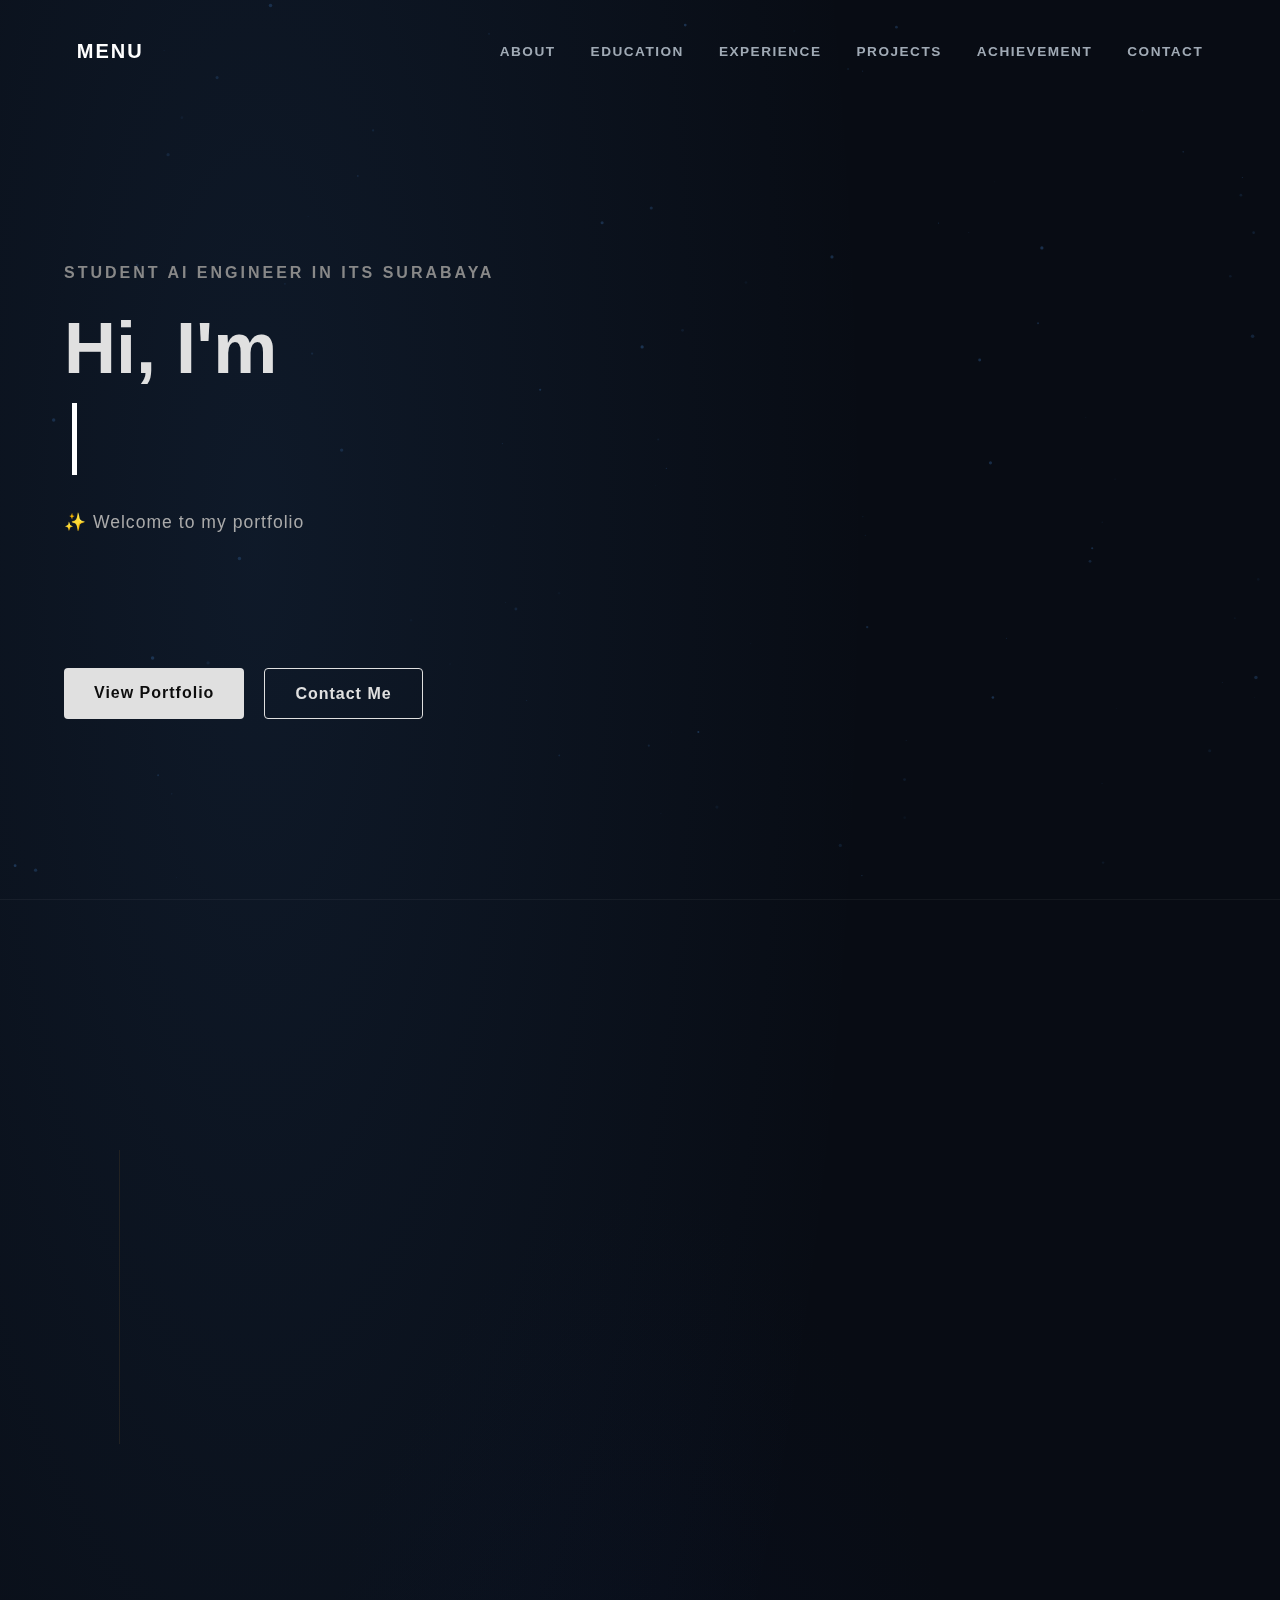
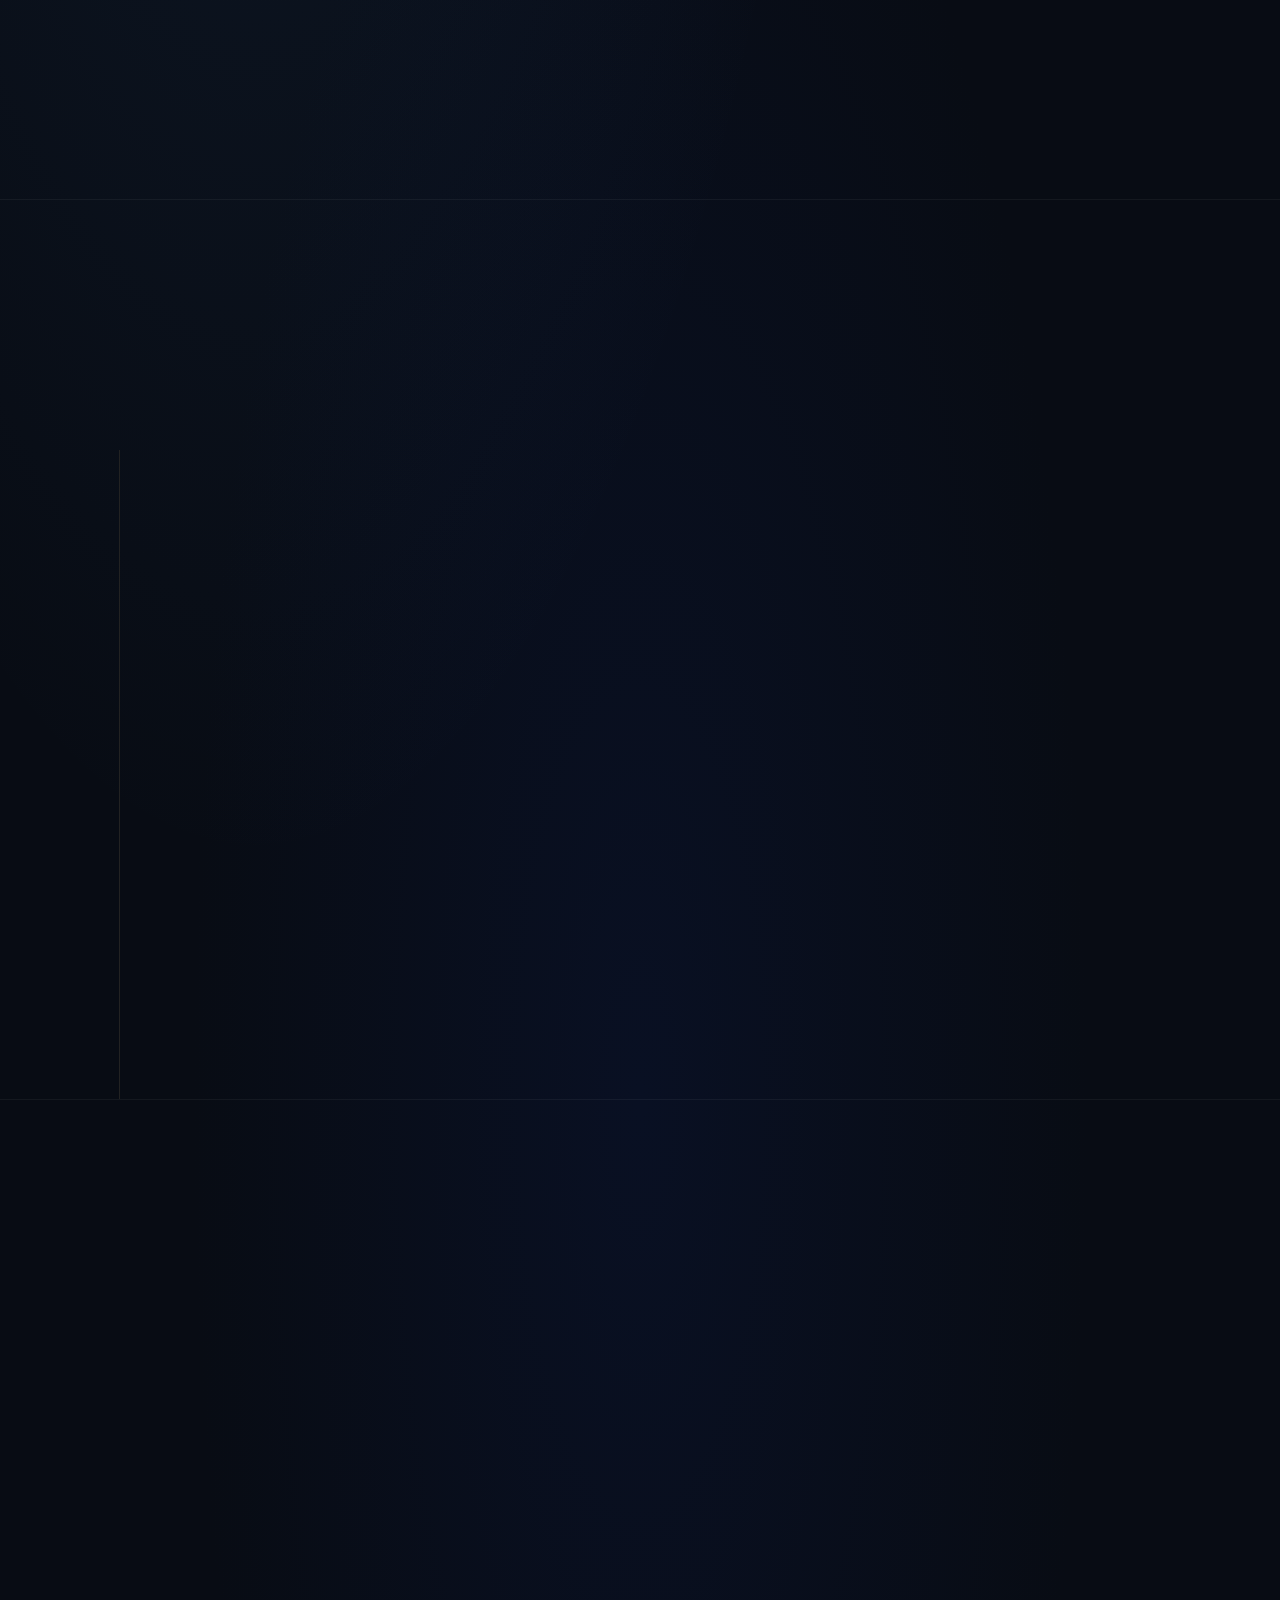
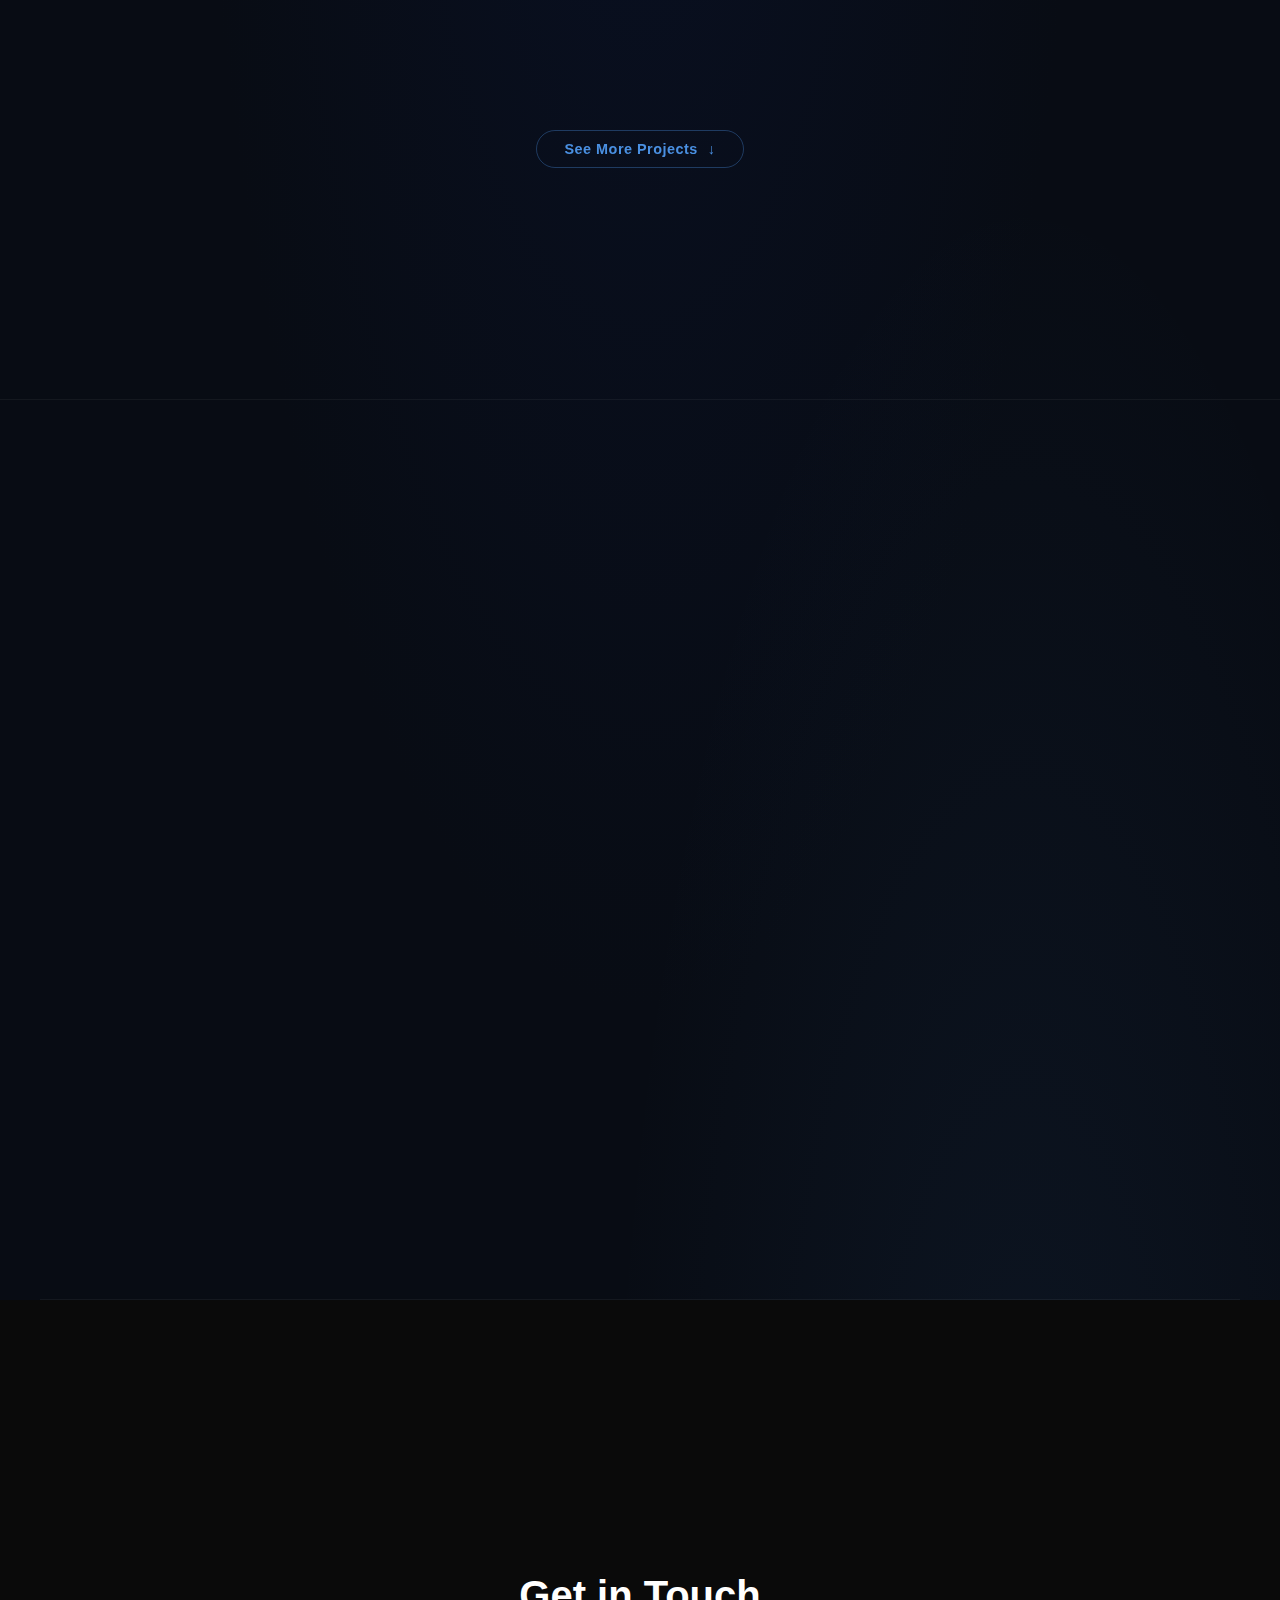
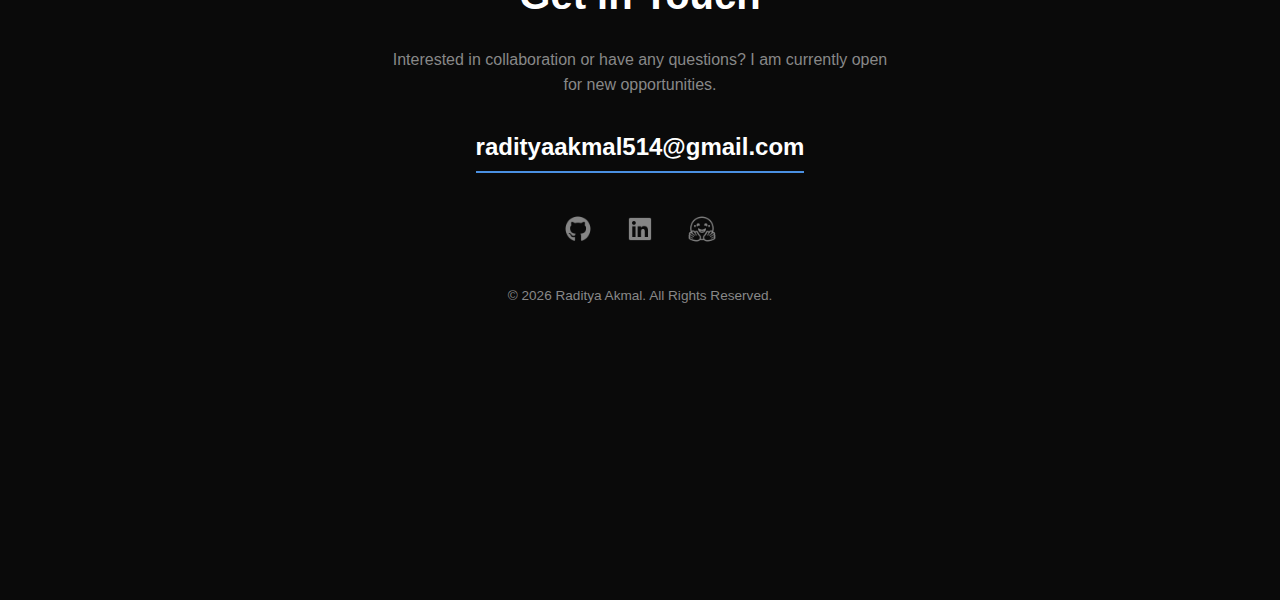
<file: CV/index.html>
<!DOCTYPE html>
<html lang="id">

<head>
    <meta charset="UTF-8">
    <meta name="viewport" content="width=device-width, initial-scale=1.0">
    <title>Raditya Akmal</title>
    <!-- CSS -->
    <link rel="stylesheet" href="css/base.css">
    <link rel="stylesheet" href="css/navbar.css">
    <link rel="stylesheet" href="css/shared.css">
    <link rel="stylesheet" href="css/hero.css">
    <link rel="stylesheet" href="css/timeline.css">
    <link rel="stylesheet" href="css/projects.css">
    <link rel="stylesheet" href="css/achievement.css">
    <link rel="stylesheet" href="css/footer.css">
    <link rel="stylesheet" href="css/animations.css">
</head>

<body>

    <!-- PARTICLE BACKGROUND -->
    <canvas id="bg-canvas"></canvas>

    <!-- NAVBAR -->
    <nav class="navbar">
        <a class="nav-brand" href="../menu/index.html">MENU</a>
        <ul class="nav-links">
            <li><a href="#about">About</a></li>
            <li><a href="#education">Education</a></li>
            <li><a href="#experience">Experience</a></li>
            <li><a href="#projects">Projects</a></li>
            <li><a href="#achievement">Achievement</a></li>
            <li><a href="#contact">Contact</a></li>
        </ul>
    </nav>

    <!-- ABOUT -->
    <header id="about" class="hero">
        <div class="hero-inner">
            <div class="hero-content">
                <h2 class="role">Student AI Engineer In ITS Surabaya</h2>
                <h1 class="title">
                    Hi, I'm<br>
                    <span class="typed-text"></span><span class="cursor"></span>
                </h1>

                <div class="dynamic-content">
                    <p class="dynamic-subtitle"></p>
                    <div class="dynamic-tags"></div>
                </div>

                <div class="hero-buttons">
                    <a href="#projects" class="btn primary-btn">View Portfolio</a>
                    <a href="#contact" class="btn secondary-btn">Contact Me</a>
                </div>
            </div>

            <div class="hero-image-wrapper">
                <div class="portrait-frame">
                    <img src="../Asset/img/Foto_Profile.jpeg" alt="Profile Photo" class="portrait-slide active">
                    <img src="../Asset/img/Foto_diri_KRAI.jpeg" alt="KRAI Photo" class="portrait-slide">
                </div>
            </div>
        </div>
    </header>

    <!-- EDUCATION -->
    <section id="education" class="experience-section">
        <div class="experience-inner">
            <div class="section-header">
                <h2>Education</h2>
            </div>

            <div class="timeline-v2">
                <div class="timeline-item-v2 present">
                    <p class="timeline-date">July 2024 - <span class="text-accent">Present</span></p>
                    <h3 class="timeline-role">Student of Artificial Intelligence Engineering</h3>
                    <p class="timeline-company">Sepuluh Nopember Institute of Technology (ITS)</p>
                </div>

                <div class="timeline-item-v2">
                    <p class="timeline-date">July 2021 - June 2024</p>
                    <h3 class="timeline-role">Science Major Student</h3>
                    <p class="timeline-company">SMAN 20 Surabaya</p>
                </div>
            </div>
        </div>
    </section>

    <!-- EXPERIENCE -->
    <section id="experience" class="experience-section">
        <div class="experience-inner">
            <div class="section-header">
                <h2>Experience</h2>
            </div>

            <div class="timeline-v2">
                <div class="timeline-item-v2 present">
                    <p class="timeline-date">November 2024 - <span class="text-accent">Present</span></p>
                    <h3 class="timeline-role">Robot Programmer</h3>
                    <p class="timeline-company">ITS Robocon</p>
                </div>

                <div class="timeline-item-v2 present">
                    <p class="timeline-date">August 2025 - <span class="text-accent">Present</span></p>
                    <h3 class="timeline-role">Assistant Lecturer</h3>
                    <p class="timeline-company">Sepuluh Nopember Institute of Technology (ITS)</p>
                    <p class="timeline-course">Data Structure</p>
                </div>

                <div class="timeline-item-v2">
                    <p class="timeline-date">August 2025 - December 2025</p>
                    <h3 class="timeline-role">Assistant Lecturer</h3>
                    <p class="timeline-company">Sepuluh Nopember Institute of Technology (ITS)</p>
                    <p class="timeline-course">Fundamental Programming</p>
                </div>

                <div class="timeline-item-v2">
                    <p class="timeline-date">March 2025 - November 2025</p>
                    <h3 class="timeline-role">Game Developer</h3>
                    <p class="timeline-company">Schematics ITS</p>
                </div>
            </div>
        </div>
    </section>

    <!-- PROJECTS -->
    <section id="projects" class="experience-section">
        <div class="projects-inner">
            <div class="section-header">
                <h2>Projects</h2>
            </div>

            <div class="projects-grid">
                <div class="project-card">
                    <div class="project-number">01</div>
                    <div class="project-info">
                        <span class="jp-category">AI Research · Signal Processing</span>
                        <h3>Atrial Fibrillation Detection</h3>
                        <p>Analisis kinerja model Transformer untuk klasifikasi sinyal ECG dalam mendeteksi Atrial
                            Fibrillation. Membandingkan beberapa arsitektur dan metode preprocessing pada data
                            time-series biomedis.</p>
                        <div class="tags">
                            <span>Python</span>
                            <span>Transformer</span>
                            <span>ECG</span>
                            <span>PyTorch</span>
                            <span>HuggingFace</span>
                        </div>
                        <div class="project-links">
                            <a href="https://github.com/Raditya-0" target="_blank" aria-label="GitHub">
                                <img src="../Asset/logo/github.png" alt="GitHub">
                            </a>
                            <a href="https://huggingface.co/spaces/Raditya-0/Atrial-Fibrillation-Detect" target="_blank"
                                aria-label="HuggingFace">
                                <img src="../Asset/logo/huggingface.png" alt="HuggingFace">
                            </a>
                            <a href="../Asset/docs/Analisis Kinerja Model Transformer untuk Klasifikasi.pdf"
                                target="_blank" aria-label="Paper">
                                <img src="../Asset/logo/book.png" alt="Paper">
                            </a>
                        </div>
                    </div>
                </div>

                <div class="project-card">
                    <div class="project-number">02</div>
                    <div class="project-info">
                        <span class="jp-category">Game Development · OOP</span>
                        <h3>Dual Dimension</h3>
                        <p>Game platformer 2D dengan pemain berpindah antar dimensi untuk menghindari jebakan
                            dan musuh yang berbahaya. Platform aman di satu dimensi bisa menjadi bahaya di dimensi
                            lainnya.</p>
                        <div class="tags">
                            <span>Python</span>
                            <span>Pygame</span>
                            <span>OOP</span>
                            <span>2D Platformer</span>
                            <span>Game Design</span>
                        </div>
                        <div class="project-links">
                            <a href="https://github.com/Raditya-0/dual-dimension-platformer" target="_blank"
                                aria-label="GitHub">
                                <img src="../Asset/logo/github.png" alt="GitHub">
                            </a>
                        </div>
                    </div>
                </div>
            </div>

            <!-- Extra projects (hidden by default) -->
            <div class="projects-extra" id="projects-extra">
                <div class="projects-grid">
                    <div class="project-card">
                        <div class="project-number">03</div>
                        <div class="project-info">
                            <span class="jp-category">Web Development · Marketplace</span>
                            <h3>Project Marketplace</h3>
                            <p>Aplikasi web marketplace sederhana dengan halaman produk, slider produk unggulan,
                                pencarian dengan rekomendasi real-time, halaman detail produk, dan form login.</p>
                            <div class="tags">
                                <span>React</span>
                                <span>Vite</span>
                                <span>Tailwind CSS</span>
                                <span>React Router</span>
                            </div>
                            <div class="project-links">
                                <a href="https://github.com/Raditya-0/marketplace-front-end-web" target="_blank"
                                    aria-label="GitHub">
                                    <img src="../Asset/logo/github.png" alt="GitHub">
                                </a>
                                    <a href="https://raditya-0.github.io/marketplace-front-end-web/" target="_blank"
                                    aria-label="Live Demo">
                                    <img src="../Asset/logo/chrome.png" alt="Live Demo">
                                </a>
                            </div>
                        </div>
                    </div>

                    <div class="project-card">
                        <div class="project-number">04</div>
                        <div class="project-info">
                            <span class="jp-category">Game Development · Unity</span>
                            <h3>Unravel The Adventure</h3>
                            <p>Game platformer 2D di mana ksatria berani menjelajahi dunia fantasi, menghadapi
                                perangkap, berinteraksi dengan NPC, dan mengalahkan bos epik. Juara 3 Lomba MAGE 9.</p>
                            <div class="tags">
                                <span>Unity</span>
                                <span>C#</span>
                                <span>Game Design</span>
                                <span>2D Platformer</span>
                            </div>
                            <div class="project-links">
                                <a href="../Asset/docs/Sertifikat_MAGE9_GameDev.pdf" target="_blank" aria-label="Award">
                                    <img src="../Asset/logo/award.png" alt="Award">
                                </a>
                            </div>
                        </div>
                    </div>
                </div>
            </div>

            <!-- See More / See Less button -->
            <div class="see-more-wrapper">
                <button class="see-more-btn" id="see-more-btn">
                    See More Projects <span class="see-more-arrow">↓</span>
                </button>
            </div>
        </div>
    </section>

    <!-- ACHIEVEMENT -->
    <section id="achievement" class="container">
        <div class="section-header">
            <h2>Achievement</h2>
        </div>

        <div class="achievement-grid">
            <div class="achievement-card">
                <div class="achievement-cover">
                    <img src="../Asset/img/Juara_ABU_Robocon.jpg" alt="Certificate Cover">
                </div>
                <div class="achievement-info">
                    <h3>Best Design ABU Robocon 2025</h3>
                    <p class="achievement-meta">Abu Robocon &bull; 2025</p>
                    <a href="https://www.linkedin.com/posts/itsrobocon_aburobocon2025-aburobocon-its-activity-7369267542017654784-Jnp5?utm_source=share&utm_medium=member_desktop&rcm=ACoAAE8HCDsBRiVEFCQ89OeROJkxv6uUjW1nd2I"
                        target="_blank" class="achievement-link">View Details &rarr;</a>
                </div>
            </div>

            <div class="achievement-card">
                <div class="achievement-cover">
                    <img src="../Asset/img/Foto_KRAI.jpeg" alt="Certificate Cover">
                </div>
                <div class="achievement-info">
                    <h3>Juara 1 Kontes Robot ABU Robocon Indonesia (KRAI) 2025</h3>
                    <p class="achievement-meta">Belmawa &bull; 2025</p>
                    <a href="https://www.its.ac.id/news/juarai-krai-2025-tim-robot-its-resmi-wakili-indonesia-ke-mongolia/"
                        target="_blank" class="achievement-link">View Details &rarr;</a>
                </div>
            </div>

            <div class="achievement-card">
                <div class="achievement-cover">
                    <img src="../Asset/img/Juara3_MAGE9.jpeg" alt="Certificate Cover">
                </div>
                <div class="achievement-info">
                    <h3>Juara 3 Game Development MAGE 9</h3>
                    <p class="achievement-meta">Teknik Komputer &bull; 2023</p>
                    <a href="../Asset/docs/Sertifikat_MAGE9_GameDev.pdf" target="_blank" class="achievement-link">View
                        Details
                        &rarr;</a>
                </div>
            </div>
        </div>
    </section>

    <!-- CONTACT -->
    <footer id="contact">
        <div class="footer-content">
            <h2>Get in Touch</h2>
            <p>Interested in collaboration or have any questions? I am currently open for new opportunities.</p>
            <a href="https://mail.google.com/mail/?view=cm&to=radityaakmal514@gmail.com" target="_blank"
                class="email-link">radityaakmal514@gmail.com</a>
            <div class="social-links">
                <a href="https://github.com/Raditya-0" target="_blank" aria-label="GitHub">
                    <img src="../Asset/logo/github.png" alt="GitHub">
                </a>
                <a href="https://www.linkedin.com/in/raditya-akmal-763040310/" target="_blank" aria-label="LinkedIn">
                    <img src="../Asset/logo/linkedin.png" alt="LinkedIn">
                </a>
                <a href="https://huggingface.co/Raditya-0" target="_blank" aria-label="HuggingFace">
                    <img src="../Asset/logo/huggingface.png" alt="HuggingFace">
                </a>
            </div>
            <p class="copyright">© 2026 Raditya Akmal. All Rights Reserved.</p>
        </div>
    </footer>

    <!-- Scroll progress indicator -->
    <div class="scroll-progress-container">
        <div class="scroll-progress-bar"></div>
    </div>

    <!-- Modular JS -->
    <script defer src="js/particles.js"></script>
    <script defer src="js/scroll.js"></script>
    <script defer src="js/observer.js"></script>
    <script defer src="js/navbar.js"></script>
    <script defer src="js/projects.js"></script>
    <script defer src="js/typing.js"></script>
    <script defer src="js/slideshow.js"></script>
    <script defer src="js/main.js"></script>
</body>

</html>
</file>
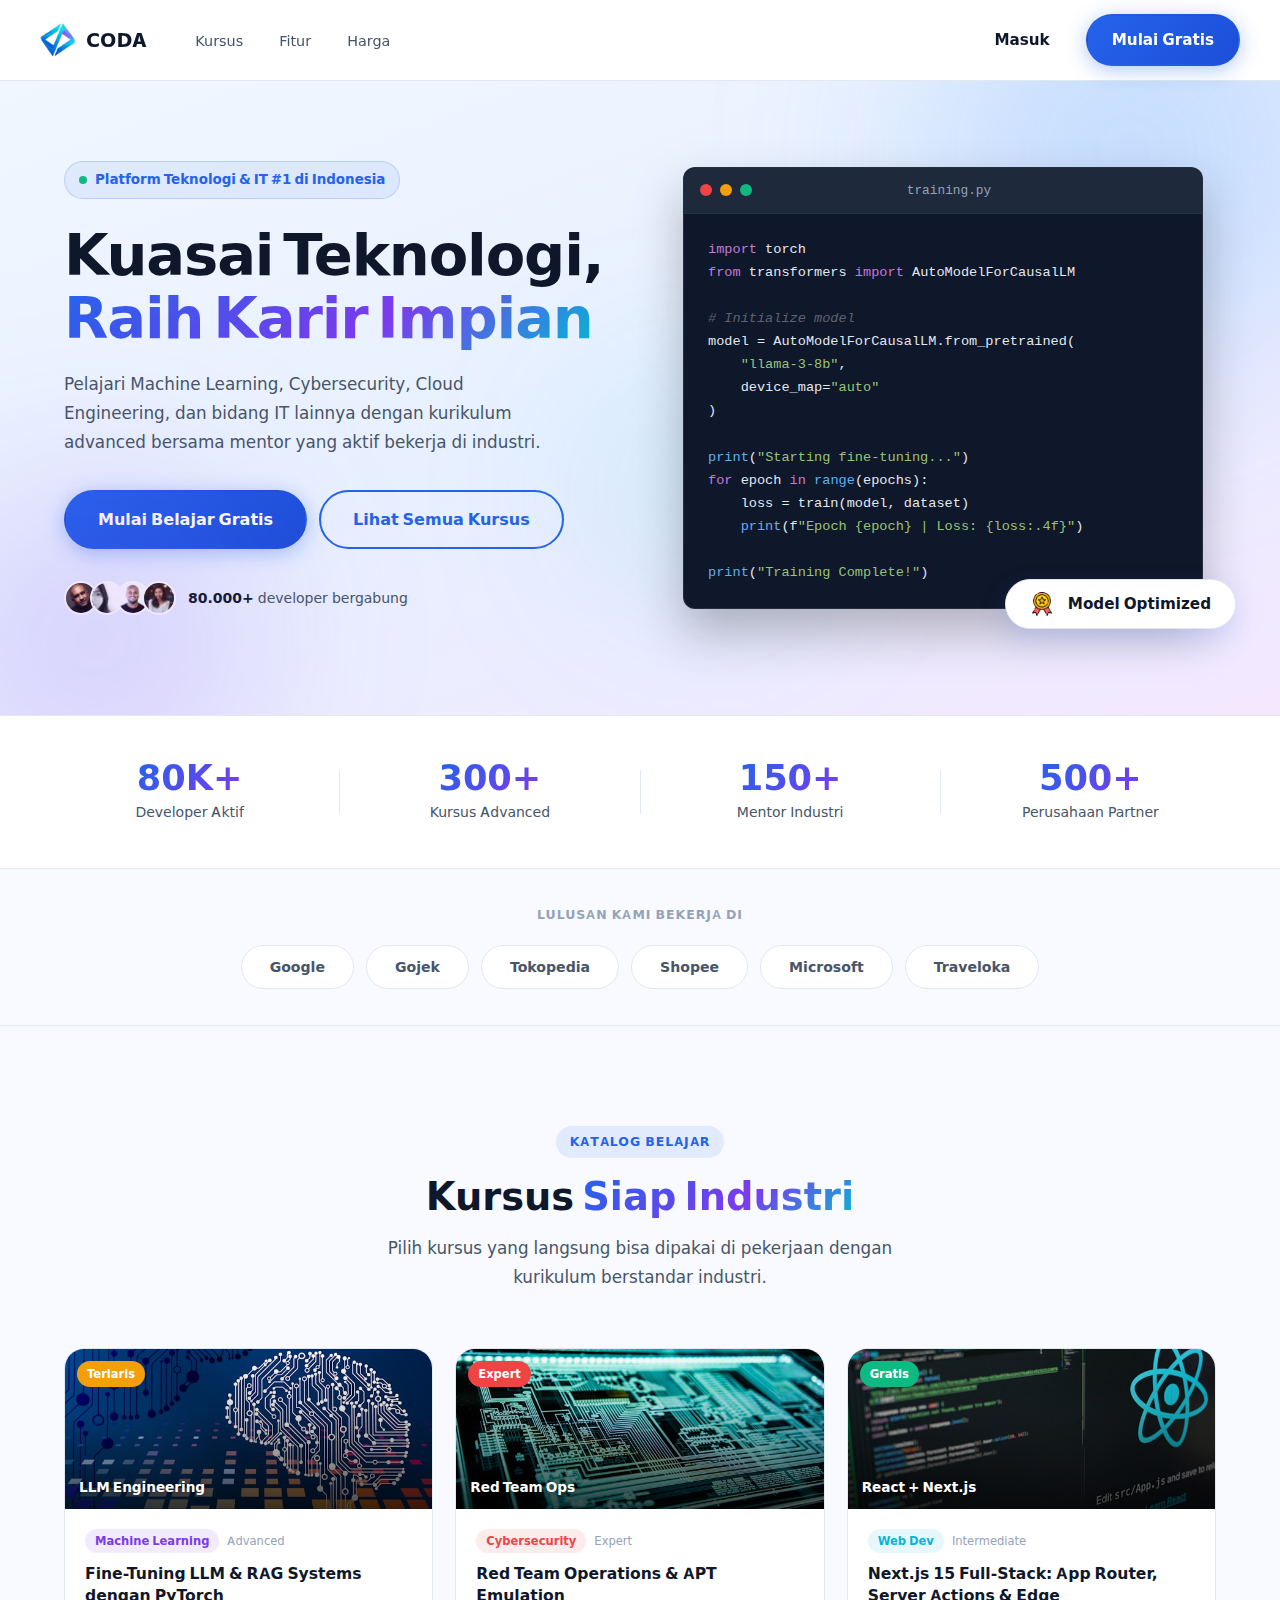
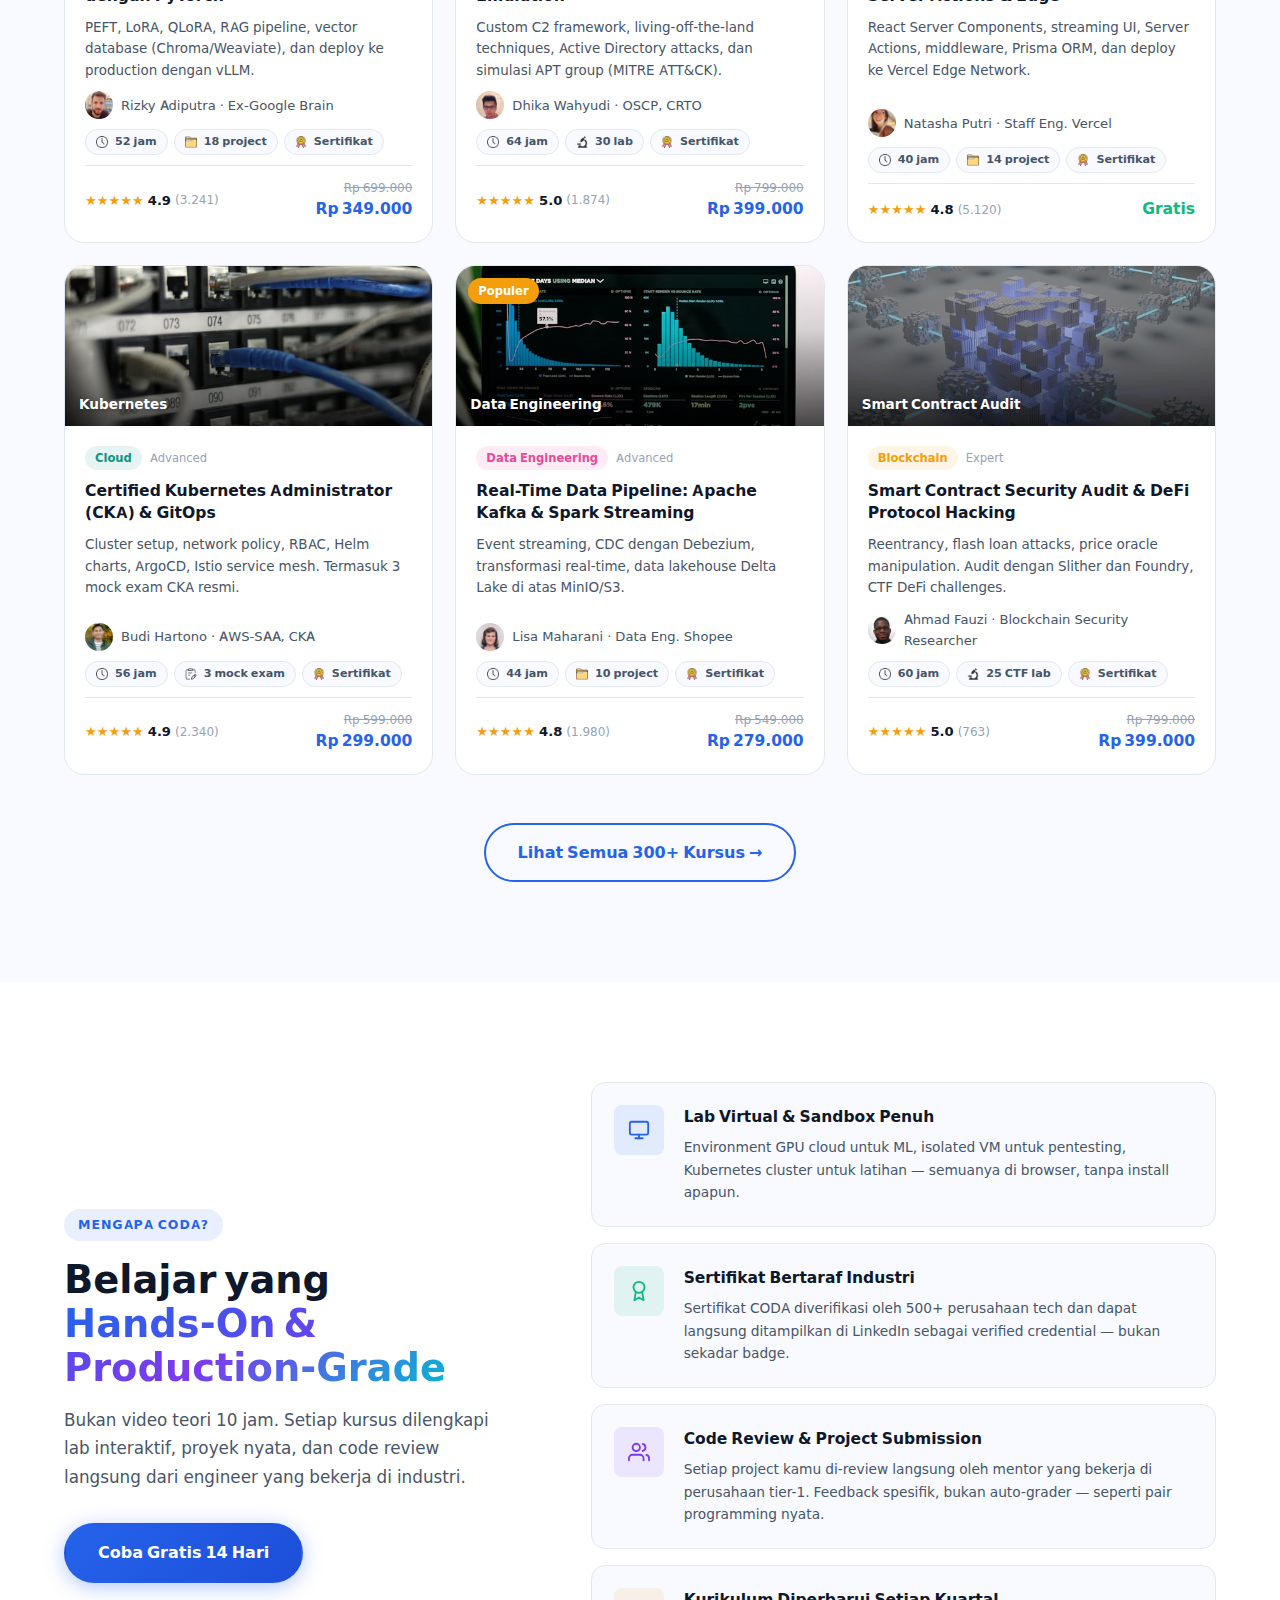
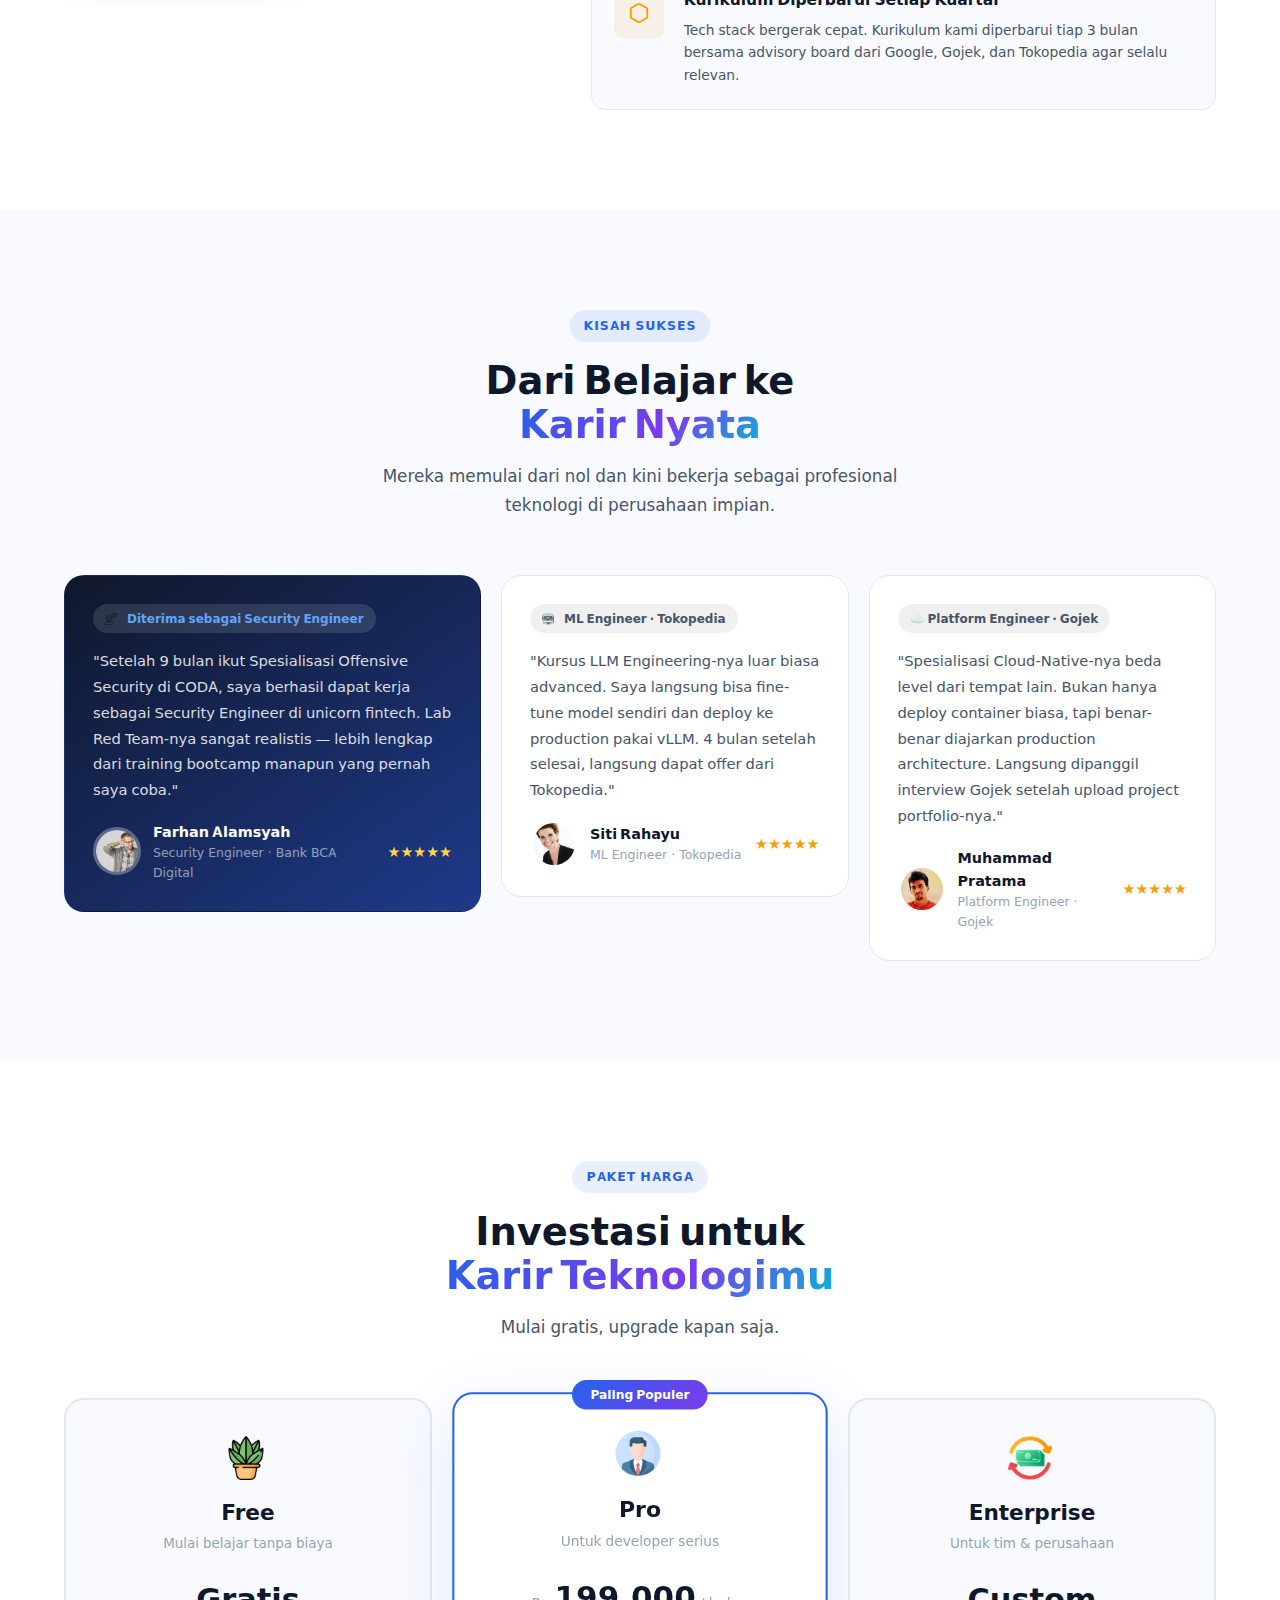
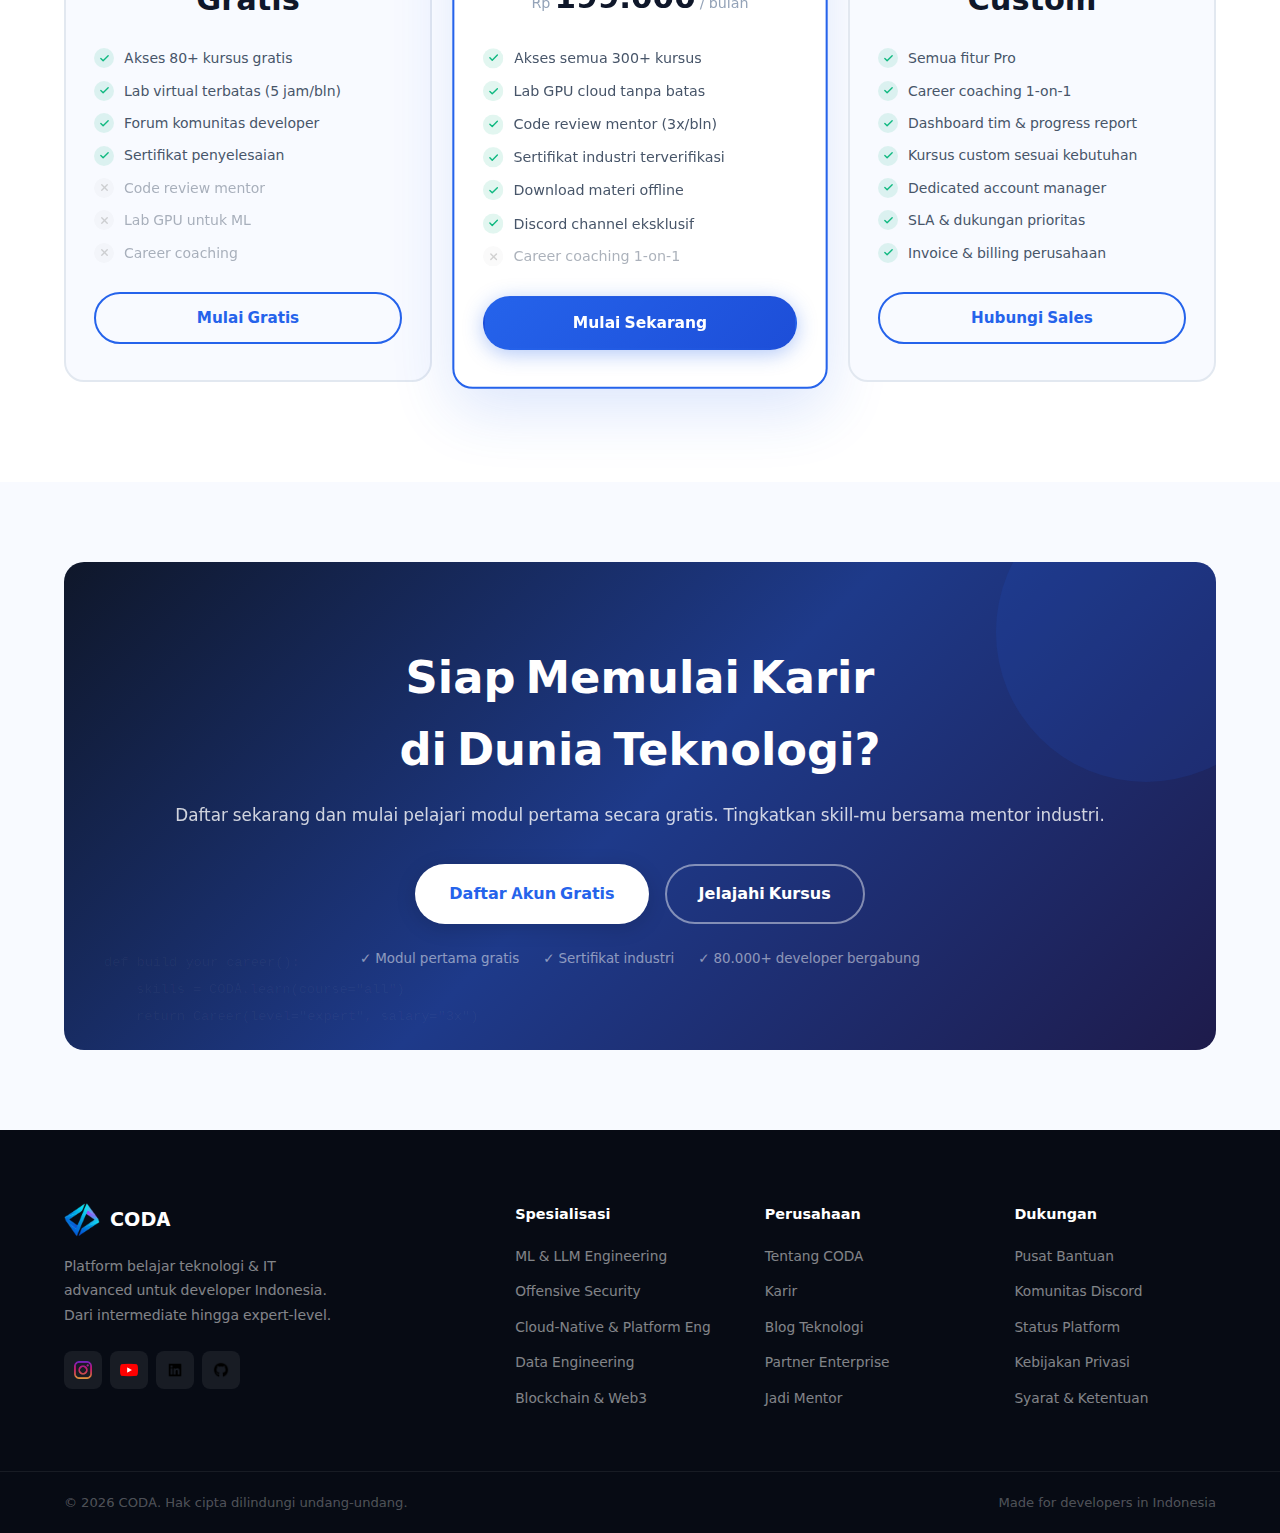
<file: Kursus-Lanjutan/index.html>
<!DOCTYPE html>
<html lang="id">
<head>
  <meta charset="UTF-8" />
  <meta name="viewport" content="width=device-width, initial-scale=1.0" />
  <title>Platform Belajar Teknologi & IT Indonesia</title>
  <link rel="icon" type="image/png" href="../Asset/logo/logo-coda.png" />
  <link rel="stylesheet" href="style.css" />
</head>
<body>

  <!-- NAVBAR -->
  <header class="navbar">
    <div class="container nav-container">
      <a href="../Menu/index.html" class="logo">
        <div class="logo-icon" style="background:transparent;"><img src="../Asset/logo/logo-coda.png" alt="CODA Logo" style="width:100%; height:100%; object-fit:contain;" /></div>
        <span>CODA</span>
      </a>
      <nav class="nav-links">
        <a href="#courses">Kursus</a>
        <a href="#features">Fitur</a>
        <a href="#pricing">Harga</a>
      </nav>
      <div class="nav-actions">
        <a href="login.html" class="btn btn-ghost">Masuk</a>
        <a href="register.html" class="btn btn-primary">Mulai Gratis</a>
      </div>
    </div>
  </header>

  <!-- HERO -->
  <section class="hero">
    <div class="hero-bg-shape shape-1"></div>
    <div class="hero-bg-shape shape-2"></div>
    <div class="hero-bg-shape shape-3"></div>
    <div class="container hero-container">

      <div class="hero-content">
        <span class="badge">
          <span class="badge-dot"></span>
          Platform Teknologi & IT #1 di Indonesia
        </span>
        <h1 class="hero-title">
          Kuasai Teknologi,<br />
          <span class="gradient-text">Raih Karir Impian</span>
        </h1>
        <p class="hero-desc">
          Pelajari Machine Learning, Cybersecurity, Cloud Engineering, dan bidang IT lainnya dengan kurikulum advanced bersama mentor yang aktif bekerja di industri.
        </p>
        <div class="hero-actions">
          <a href="login.html" class="btn btn-primary btn-lg">Mulai Belajar Gratis</a>
          <a href="#courses" class="btn btn-outline btn-lg">Lihat Semua Kursus</a>
        </div>
        <div class="hero-trust">
          <div class="trust-avatars">
            <img src="../Asset/img/Kursus/img_12.jpg"   alt="user" />
            <img src="../Asset/img/Kursus/img_16.jpg" alt="user" />
            <img src="../Asset/img/Kursus/img_15.jpg"  alt="user" />
            <img src="../Asset/img/Kursus/img_1.jpg" alt="user" />
          </div>
          <p><strong>80.000+</strong> developer bergabung</p>
        </div>
      </div>
      
      <div class="hero-visual">
        <div class="code-window">
          <div class="window-header">
            <span class="dot red"></span>
            <span class="dot yellow"></span>
            <span class="dot green"></span>
            <span class="window-title">training.py</span>
          </div>
          <div class="window-body">
<pre><code><span class="code-keyword">import</span> torch
<span class="code-keyword">from</span> transformers <span class="code-keyword">import</span> AutoModelForCausalLM

<span class="code-comment"># Initialize model</span>
model = AutoModelForCausalLM.from_pretrained(
    <span class="code-string">"llama-3-8b"</span>,
    device_map=<span class="code-string">"auto"</span>
)

<span class="code-function">print</span>(<span class="code-string">"Starting fine-tuning..."</span>)
<span class="code-keyword">for</span> epoch <span class="code-keyword">in</span> <span class="code-function">range</span>(epochs):
    loss = train(model, dataset)
    <span class="code-function">print</span>(f<span class="code-string">"Epoch {epoch} | Loss: {loss:.4f}"</span>)

<span class="code-function">print</span>(<span class="code-string">"Training Complete!"</span>)</code></pre>
          </div>
        </div>
        <div class="floating-badge">
          <img src="../Asset/logo/medal.png" class="icon-emoji" alt="icon">
          Model Optimized
        </div>
      </div>
      
    </div>
  </section>

  <!-- STATS -->
  <section class="stats-section">
    <div class="container stats-grid">
      <div class="stat-item">
        <span class="stat-number">80K+</span>
        <span class="stat-label">Developer Aktif</span>
      </div>
      <div class="stat-divider"></div>
      <div class="stat-item">
        <span class="stat-number">300+</span>
        <span class="stat-label">Kursus Advanced</span>
      </div>
      <div class="stat-divider"></div>
      <div class="stat-item">
        <span class="stat-number">150+</span>
        <span class="stat-label">Mentor Industri</span>
      </div>
      <div class="stat-divider"></div>
      <div class="stat-item">
        <span class="stat-number">500+</span>
        <span class="stat-label">Perusahaan Partner</span>
      </div>
    </div>
  </section>

  <!-- PARTNERS -->
  <section class="partners-section">
    <div class="container">
      <p class="partners-label">Lulusan kami bekerja di</p>
      <div class="partners-row">
        <div class="partner-logo">Google</div>
        <div class="partner-logo">Gojek</div>
        <div class="partner-logo">Tokopedia</div>
        <div class="partner-logo">Shopee</div>
        <div class="partner-logo">Microsoft</div>
        <div class="partner-logo">Traveloka</div>
      </div>
    </div>
  </section>

  <!-- COURSES -->
  <section class="courses-section" id="courses" style="padding: 100px 0; background: var(--bg-soft);">
    <div class="container">
      <div class="section-head">
        <span class="section-tag">Katalog Belajar</span>
        <h2 class="section-title">Kursus <span class="gradient-text">Siap Industri</span></h2>
        <p class="section-sub">Pilih kursus yang langsung bisa dipakai di pekerjaan dengan kurikulum berstandar industri.</p>
      </div>

      <div class="courses-grid catalog-grid-course" style="display: grid;">
        <div class="course-card">
          <div class="course-thumb" style="background-image:url('../Asset/img/Kursus/img_6.jpg')">
            <div class="course-thumb-overlay"></div>
            <span class="course-badge-label">Terlaris</span>
            <span class="course-thumb-title">LLM Engineering</span>
          </div>
          <div class="course-body">
            <div class="course-meta"><span class="course-cat cat-ml">Machine Learning</span><span class="course-level">Advanced</span></div>
            <h3 class="course-title">Fine-Tuning LLM &amp; RAG Systems dengan PyTorch</h3>
            <p class="course-desc">PEFT, LoRA, QLoRA, RAG pipeline, vector database (Chroma/Weaviate), dan deploy ke production dengan vLLM.</p>
            <div class="course-instructor"><img src="../Asset/img/Kursus/img_3.jpg" alt="mentor" /><span>Rizky Adiputra · Ex-Google Brain</span></div>
            <div class="course-meta-row"><span class="meta-chip"><img src="../Asset/logo/clock.png" class="icon-emoji" alt="icon" /> 52 jam</span><span class="meta-chip"><img src="../Asset/logo/folder.png" class="icon-emoji" alt="icon" /> 18 project</span><span class="meta-chip"><img src="../Asset/logo/medal.png" class="icon-emoji" alt="icon" /> Sertifikat</span></div>
            <div class="course-footer">
              <div class="course-rating"><span class="stars">★★★★★</span><span class="rating-num">4.9</span><span class="rating-count">(3.241)</span></div>
              <div class="course-price"><span class="price-old">Rp 699.000</span><span class="price-new">Rp 349.000</span></div>
            </div>
          </div>
        </div>

        <div class="course-card">
          <div class="course-thumb" style="background-image:url('../Asset/img/Kursus/img_10.jpg')">
            <div class="course-thumb-overlay"></div>
            <span class="course-badge-label badge-red">Expert</span>
            <span class="course-thumb-title">Red Team Ops</span>
          </div>
          <div class="course-body">
            <div class="course-meta"><span class="course-cat cat-cyber">Cybersecurity</span><span class="course-level">Expert</span></div>
            <h3 class="course-title">Red Team Operations &amp; APT Emulation</h3>
            <p class="course-desc">Custom C2 framework, living-off-the-land techniques, Active Directory attacks, dan simulasi APT group (MITRE ATT&amp;CK).</p>
            <div class="course-instructor"><img src="../Asset/img/Kursus/img_13.jpg" alt="mentor" /><span>Dhika Wahyudi · OSCP, CRTO</span></div>
            <div class="course-meta-row"><span class="meta-chip"><img src="../Asset/logo/clock.png" class="icon-emoji" alt="icon" /> 64 jam</span><span class="meta-chip"><img src="../Asset/logo/microscope.png" class="icon-emoji" alt="icon" /> 30 lab</span><span class="meta-chip"><img src="../Asset/logo/medal.png" class="icon-emoji" alt="icon" /> Sertifikat</span></div>
            <div class="course-footer">
              <div class="course-rating"><span class="stars">★★★★★</span><span class="rating-num">5.0</span><span class="rating-count">(1.874)</span></div>
              <div class="course-price"><span class="price-old">Rp 799.000</span><span class="price-new">Rp 399.000</span></div>
            </div>
          </div>
        </div>

        <div class="course-card">
          <div class="course-thumb" style="background-image:url('../Asset/img/Kursus/img_14.jpg')">
            <div class="course-thumb-overlay"></div>
            <span class="course-badge-label badge-green">Gratis</span>
            <span class="course-thumb-title">React + Next.js</span>
          </div>
          <div class="course-body">
            <div class="course-meta"><span class="course-cat cat-web">Web Dev</span><span class="course-level">Intermediate</span></div>
            <h3 class="course-title">Next.js 15 Full-Stack: App Router, Server Actions &amp; Edge</h3>
            <p class="course-desc">React Server Components, streaming UI, Server Actions, middleware, Prisma ORM, dan deploy ke Vercel Edge Network.</p>
            <div class="course-instructor"><img src="../Asset/img/Kursus/img_7.jpg" alt="mentor" /><span>Natasha Putri · Staff Eng. Vercel</span></div>
            <div class="course-meta-row"><span class="meta-chip"><img src="../Asset/logo/clock.png" class="icon-emoji" alt="icon" /> 40 jam</span><span class="meta-chip"><img src="../Asset/logo/folder.png" class="icon-emoji" alt="icon" /> 14 project</span><span class="meta-chip"><img src="../Asset/logo/medal.png" class="icon-emoji" alt="icon" /> Sertifikat</span></div>
            <div class="course-footer">
              <div class="course-rating"><span class="stars">★★★★★</span><span class="rating-num">4.8</span><span class="rating-count">(5.120)</span></div>
              <div class="course-price"><span class="price-free">Gratis</span></div>
            </div>
          </div>
        </div>

        <div class="course-card">
          <div class="course-thumb" style="background-image:url('../Asset/img/Kursus/img_8.jpg')">
            <div class="course-thumb-overlay"></div>
            <span class="course-thumb-title">Kubernetes</span>
          </div>
          <div class="course-body">
            <div class="course-meta"><span class="course-cat cat-cloud">Cloud</span><span class="course-level">Advanced</span></div>
            <h3 class="course-title">Certified Kubernetes Administrator (CKA) &amp; GitOps</h3>
            <p class="course-desc">Cluster setup, network policy, RBAC, Helm charts, ArgoCD, Istio service mesh. Termasuk 3 mock exam CKA resmi.</p>
            <div class="course-instructor"><img src="../Asset/img/Kursus/img_4.jpg" alt="mentor" /><span>Budi Hartono · AWS-SAA, CKA</span></div>
            <div class="course-meta-row"><span class="meta-chip"><img src="../Asset/logo/clock.png" class="icon-emoji" alt="icon" /> 56 jam</span><span class="meta-chip"><img src="../Asset/logo/exam.png" class="icon-emoji" alt="icon" /> 3 mock exam</span><span class="meta-chip"><img src="../Asset/logo/medal.png" class="icon-emoji" alt="icon" /> Sertifikat</span></div>
            <div class="course-footer">
              <div class="course-rating"><span class="stars">★★★★★</span><span class="rating-num">4.9</span><span class="rating-count">(2.340)</span></div>
              <div class="course-price"><span class="price-old">Rp 599.000</span><span class="price-new">Rp 299.000</span></div>
            </div>
          </div>
        </div>

        <div class="course-card">
          <div class="course-thumb" style="background-image:url('../Asset/img/Kursus/img_11.jpg')">
            <div class="course-thumb-overlay"></div>
            <span class="course-badge-label badge-orange">Populer</span>
            <span class="course-thumb-title">Data Engineering</span>
          </div>
          <div class="course-body">
            <div class="course-meta"><span class="course-cat cat-data">Data Engineering</span><span class="course-level">Advanced</span></div>
            <h3 class="course-title">Real-Time Data Pipeline: Apache Kafka &amp; Spark Streaming</h3>
            <p class="course-desc">Event streaming, CDC dengan Debezium, transformasi real-time, data lakehouse Delta Lake di atas MinIO/S3.</p>
            <div class="course-instructor"><img src="../Asset/img/Kursus/img_5.jpg" alt="mentor" /><span>Lisa Maharani · Data Eng. Shopee</span></div>
            <div class="course-meta-row"><span class="meta-chip"><img src="../Asset/logo/clock.png" class="icon-emoji" alt="icon" /> 44 jam</span><span class="meta-chip"><img src="../Asset/logo/folder.png" class="icon-emoji" alt="icon" /> 10 project</span><span class="meta-chip"><img src="../Asset/logo/medal.png" class="icon-emoji" alt="icon" /> Sertifikat</span></div>
            <div class="course-footer">
              <div class="course-rating"><span class="stars">★★★★★</span><span class="rating-num">4.8</span><span class="rating-count">(1.980)</span></div>
              <div class="course-price"><span class="price-old">Rp 549.000</span><span class="price-new">Rp 279.000</span></div>
            </div>
          </div>
        </div>

        <div class="course-card">
          <div class="course-thumb" style="background-image:url('../Asset/img/Kursus/img_2.jpg')">
            <div class="course-thumb-overlay"></div>
            <span class="course-thumb-title">Smart Contract Audit</span>
          </div>
          <div class="course-body">
            <div class="course-meta"><span class="course-cat cat-blockchain">Blockchain</span><span class="course-level">Expert</span></div>
            <h3 class="course-title">Smart Contract Security Audit &amp; DeFi Protocol Hacking</h3>
            <p class="course-desc">Reentrancy, flash loan attacks, price oracle manipulation. Audit dengan Slither dan Foundry, CTF DeFi challenges.</p>
            <div class="course-instructor"><img src="../Asset/img/Kursus/img_18.jpg" alt="mentor" /><span>Ahmad Fauzi · Blockchain Security Researcher</span></div>
            <div class="course-meta-row"><span class="meta-chip"><img src="../Asset/logo/clock.png" class="icon-emoji" alt="icon" /> 60 jam</span><span class="meta-chip"><img src="../Asset/logo/microscope.png" class="icon-emoji" alt="icon" /> 25 CTF lab</span><span class="meta-chip"><img src="../Asset/logo/medal.png" class="icon-emoji" alt="icon" /> Sertifikat</span></div>
            <div class="course-footer">
              <div class="course-rating"><span class="stars">★★★★★</span><span class="rating-num">5.0</span><span class="rating-count">(763)</span></div>
              <div class="course-price"><span class="price-old">Rp 799.000</span><span class="price-new">Rp 399.000</span></div>
            </div>
          </div>
        </div>
      </div>

      <div class="courses-cta">
        <a href="register.html" class="btn btn-outline btn-lg">Lihat Semua 300+ Kursus &rarr;</a>
      </div>
    </div>
  </section>



  <!-- FEATURES -->
  <section class="features-section" id="features">
    <div class="container">
      <div class="features-layout">
        <div class="features-left">
          <span class="section-tag">Mengapa CODA?</span>
          <h2 class="section-title">Belajar yang<br /><span class="gradient-text">Hands-On &amp; Production-Grade</span></h2>
          <p class="section-sub">Bukan video teori 10 jam. Setiap kursus dilengkapi lab interaktif, proyek nyata, dan code review langsung dari engineer yang bekerja di industri.</p>
          <a href="login.html" class="btn btn-primary btn-lg">Coba Gratis 14 Hari</a>
        </div>
        <div class="features-right">
          <div class="feature-item">
            <div class="feature-icon-wrap icon-blue">
              <svg width="22" height="22" viewBox="0 0 24 24" fill="none" stroke="currentColor" stroke-width="2" stroke-linecap="round" stroke-linejoin="round"><rect x="2" y="3" width="20" height="14" rx="2"/><line x1="8" y1="21" x2="16" y2="21"/><line x1="12" y1="17" x2="12" y2="21"/></svg>
            </div>
            <div class="feature-text">
              <h3>Lab Virtual &amp; Sandbox Penuh</h3>
              <p>Environment GPU cloud untuk ML, isolated VM untuk pentesting, Kubernetes cluster untuk latihan — semuanya di browser, tanpa install apapun.</p>
            </div>
          </div>
          <div class="feature-item">
            <div class="feature-icon-wrap icon-green">
              <svg width="22" height="22" viewBox="0 0 24 24" fill="none" stroke="currentColor" stroke-width="2" stroke-linecap="round" stroke-linejoin="round"><circle cx="12" cy="8" r="6"/><path d="M15.477 12.89L17 22l-5-3-5 3 1.523-9.11"/></svg>
            </div>
            <div class="feature-text">
              <h3>Sertifikat Bertaraf Industri</h3>
              <p>Sertifikat CODA diverifikasi oleh 500+ perusahaan tech dan dapat langsung ditampilkan di LinkedIn sebagai verified credential — bukan sekadar badge.</p>
            </div>
          </div>
          <div class="feature-item">
            <div class="feature-icon-wrap icon-purple">
              <svg width="22" height="22" viewBox="0 0 24 24" fill="none" stroke="currentColor" stroke-width="2" stroke-linecap="round" stroke-linejoin="round"><path d="M17 21v-2a4 4 0 0 0-4-4H5a4 4 0 0 0-4 4v2"/><circle cx="9" cy="7" r="4"/><path d="M23 21v-2a4 4 0 0 0-3-3.87"/><path d="M16 3.13a4 4 0 0 1 0 7.75"/></svg>
            </div>
            <div class="feature-text">
              <h3>Code Review &amp; Project Submission</h3>
              <p>Setiap project kamu di-review langsung oleh mentor yang bekerja di perusahaan tier-1. Feedback spesifik, bukan auto-grader — seperti pair programming nyata.</p>
            </div>
          </div>
          <div class="feature-item">
            <div class="feature-icon-wrap icon-orange">
              <svg width="22" height="22" viewBox="0 0 24 24" fill="none" stroke="currentColor" stroke-width="2" stroke-linecap="round" stroke-linejoin="round"><path d="M21 16V8a2 2 0 0 0-1-1.73l-7-4a2 2 0 0 0-2 0l-7 4A2 2 0 0 0 3 8v8a2 2 0 0 0 1 1.73l7 4a2 2 0 0 0 2 0l7-4A2 2 0 0 0 21 16z"/></svg>
            </div>
            <div class="feature-text">
              <h3>Kurikulum Diperbarui Setiap Kuartal</h3>
              <p>Tech stack bergerak cepat. Kurikulum kami diperbarui tiap 3 bulan bersama advisory board dari Google, Gojek, dan Tokopedia agar selalu relevan.</p>
            </div>
          </div>
        </div>
      </div>
    </div>
  </section>

  <!-- TESTIMONIALS -->
  <section class="testimonials-section" id="testimonials">
    <div class="container">
      <div class="section-head">
        <span class="section-tag">Kisah Sukses</span>
        <h2 class="section-title">Dari Belajar ke<br /><span class="gradient-text">Karir Nyata</span></h2>
        <p class="section-sub">Mereka memulai dari nol dan kini bekerja sebagai profesional teknologi di perusahaan impian.</p>
      </div>
      <div class="testimonials-grid">

        <div class="testimonial-card tcard-featured">
          <div class="tcard-job-tag"><img src="../Asset/logo/briefcase.png" class="icon-emoji" alt="icon" /> Diterima sebagai Security Engineer</div>
          <p class="tcard-text">"Setelah 9 bulan ikut Spesialisasi Offensive Security di CODA, saya berhasil dapat kerja sebagai Security Engineer di unicorn fintech. Lab Red Team-nya sangat realistis — lebih lengkap dari training bootcamp manapun yang pernah saya coba."</p>
          <div class="tcard-author">
            <img src="../Asset/img/Kursus/img_17.jpg" alt="user" class="tcard-img" />
            <div>
              <p class="author-name">Farhan Alamsyah</p>
              <p class="author-info">Security Engineer · Bank BCA Digital</p>
            </div>
            <div class="tcard-stars">★★★★★</div>
          </div>
        </div>

        <div class="testimonial-card">
          <div class="tcard-job-tag tcard-job-dark"><img src="../Asset/logo/robot.png" class="icon-emoji" alt="icon" /> ML Engineer · Tokopedia</div>
          <p class="tcard-text">"Kursus LLM Engineering-nya luar biasa advanced. Saya langsung bisa fine-tune model sendiri dan deploy ke production pakai vLLM. 4 bulan setelah selesai, langsung dapat offer dari Tokopedia."</p>
          <div class="tcard-author">
            <img src="../Asset/img/Kursus/img_9.jpg" alt="user" class="tcard-img" />
            <div>
              <p class="author-name">Siti Rahayu</p>
              <p class="author-info">ML Engineer · Tokopedia</p>
            </div>
            <div class="tcard-stars">★★★★★</div>
          </div>
        </div>

        <div class="testimonial-card">
          <div class="tcard-job-tag tcard-job-dark">☁️ Platform Engineer · Gojek</div>
          <p class="tcard-text">"Spesialisasi Cloud-Native-nya beda level dari tempat lain. Bukan hanya deploy container biasa, tapi benar-benar diajarkan production architecture. Langsung dipanggil interview Gojek setelah upload project portfolio-nya."</p>
          <div class="tcard-author">
            <img src="../Asset/img/Kursus/img_0.jpg" alt="user" class="tcard-img" />
            <div>
              <p class="author-name">Muhammad Pratama</p>
              <p class="author-info">Platform Engineer · Gojek</p>
            </div>
            <div class="tcard-stars">★★★★★</div>
          </div>
        </div>

      </div>
    </div>
  </section>

  <!-- PRICING -->
  <section class="pricing-section" id="pricing">
    <div class="container">
      <div class="section-head">
        <span class="section-tag">Paket Harga</span>
        <h2 class="section-title">Investasi untuk<br /><span class="gradient-text">Karir Teknologimu</span></h2>
        <p class="section-sub">Mulai gratis, upgrade kapan saja.</p>
      </div>
      <div class="pricing-grid">

        <div class="pricing-card">
          <div class="pricing-header">
            <span class="plan-icon"><img src="../Asset/logo/leaf.png" class="icon-emoji" alt="icon" /></span>
            <h3 class="plan-name">Free</h3>
            <p class="plan-desc">Mulai belajar tanpa biaya</p>
          </div>
          <div class="plan-price"><span class="price-amount">Gratis</span></div>
          <ul class="plan-features">
            <li class="feat-yes">Akses 80+ kursus gratis</li>
            <li class="feat-yes">Lab virtual terbatas (5 jam/bln)</li>
            <li class="feat-yes">Forum komunitas developer</li>
            <li class="feat-yes">Sertifikat penyelesaian</li>
            <li class="feat-no">Code review mentor</li>
            <li class="feat-no">Lab GPU untuk ML</li>
            <li class="feat-no">Career coaching</li>
          </ul>
          <a href="register.html" class="btn btn-outline btn-full">Mulai Gratis</a>
        </div>

        <div class="pricing-card pricing-featured">
          <div class="pricing-best-badge">Paling Populer</div>
          <div class="pricing-header">
            <span class="plan-icon"><img src="../Asset/logo/rocket.png" class="icon-emoji" alt="icon" /></span>
            <h3 class="plan-name">Pro</h3>
            <p class="plan-desc">Untuk developer serius</p>
          </div>
          <div class="plan-price">
            <span class="price-period">Rp</span>
            <span class="price-amount">199.000</span>
            <span class="price-period">/ bulan</span>
          </div>
          <ul class="plan-features">
            <li class="feat-yes">Akses semua 300+ kursus</li>
            <li class="feat-yes">Lab GPU cloud tanpa batas</li>
            <li class="feat-yes">Code review mentor (3x/bln)</li>
            <li class="feat-yes">Sertifikat industri terverifikasi</li>
            <li class="feat-yes">Download materi offline</li>
            <li class="feat-yes">Discord channel eksklusif</li>
            <li class="feat-no">Career coaching 1-on-1</li>
          </ul>
          <a href="register.html" class="btn btn-primary btn-full">Mulai Sekarang</a>
        </div>

        <div class="pricing-card">
          <div class="pricing-header">
            <span class="plan-icon"><img src="../Asset/logo/crown.png" class="icon-emoji" alt="icon" /></span>
            <h3 class="plan-name">Enterprise</h3>
            <p class="plan-desc">Untuk tim &amp; perusahaan</p>
          </div>
          <div class="plan-price"><span class="price-amount">Custom</span></div>
          <ul class="plan-features">
            <li class="feat-yes">Semua fitur Pro</li>
            <li class="feat-yes">Career coaching 1-on-1</li>
            <li class="feat-yes">Dashboard tim &amp; progress report</li>
            <li class="feat-yes">Kursus custom sesuai kebutuhan</li>
            <li class="feat-yes">Dedicated account manager</li>
            <li class="feat-yes">SLA &amp; dukungan prioritas</li>
            <li class="feat-yes">Invoice &amp; billing perusahaan</li>
          </ul>
          <a href="#" class="btn btn-outline btn-full">Hubungi Sales</a>
        </div>

      </div>
    </div>
  </section>

  <!-- CTA -->
  <section class="cta-section">
    <div class="container">
      <div class="cta-box">
        <div class="cta-code-bg">
          <span>def build_your_career():</span>
          <span>&nbsp;&nbsp;&nbsp;&nbsp;skills = CODA.learn(course="all")</span>
          <span>&nbsp;&nbsp;&nbsp;&nbsp;return Career(level="expert", salary="3x")</span>
        </div>
        <h2>Siap Memulai Karir<br />di Dunia Teknologi?</h2>
        <p>Daftar sekarang dan mulai pelajari modul pertama secara gratis. Tingkatkan skill-mu bersama mentor industri.</p>
        <div class="cta-actions">
          <a href="register.html" class="btn btn-white btn-lg">Daftar Akun Gratis</a>
          <a href="#courses" class="btn btn-ghost-white btn-lg">Jelajahi Kursus</a>
        </div>
        <div class="cta-trust">
          <span>✓ Modul pertama gratis</span>
          <span>✓ Sertifikat industri</span>
          <span>✓ 80.000+ developer bergabung</span>
        </div>
      </div>
    </div>
  </section>

  <!-- FOOTER -->
  <footer class="footer">
    <div class="container footer-grid">
      <div class="footer-brand">
        <a href="#" class="logo logo-white">
          <div class="logo-icon" style="background:transparent;"><img src="../Asset/logo/logo-coda.png" alt="CODA Logo" style="width:100%; height:100%; object-fit:contain;" /></div>
          <span>CODA</span>
        </a>
        <p class="footer-tagline">Platform belajar teknologi & IT advanced untuk developer Indonesia. Dari intermediate hingga expert-level.</p>
        <div class="footer-socials">
          <a href="#" class="social-btn"><img src="../Asset/logo/instagram.png" alt="IG" style="width:18px;height:18px;"/></a>
          <a href="#" class="social-btn"><img src="../Asset/logo/youtube.png" alt="YT" style="width:18px;height:18px;"/></a>
          <a href="#" class="social-btn"><img src="../Asset/logo/linkedin.png" alt="LI" style="width:18px;height:18px;"/></a>
          <a href="https://github.com/Raditya-0/Web-Programming/tree/main/Kursus" class="social-btn"><img src="../Asset/logo/github.png" alt="GH" style="width:18px;height:18px;"/></a>
        </div>
      </div>
      <div class="footer-col">
        <h4>Spesialisasi</h4>
        <ul>
          <li><a href="#courses">ML &amp; LLM Engineering</a></li>
          <li><a href="#courses">Offensive Security</a></li>
          <li><a href="#courses">Cloud-Native &amp; Platform Eng</a></li>
          <li><a href="#courses">Data Engineering</a></li>
          <li><a href="#courses">Blockchain &amp; Web3</a></li>
        </ul>
      </div>
      <div class="footer-col">
        <h4>Perusahaan</h4>
        <ul>
          <li><a href="#">Tentang CODA</a></li>
          <li><a href="#">Karir</a></li>
          <li><a href="#">Blog Teknologi</a></li>
          <li><a href="#">Partner Enterprise</a></li>
          <li><a href="#">Jadi Mentor</a></li>
        </ul>
      </div>
      <div class="footer-col">
        <h4>Dukungan</h4>
        <ul>
          <li><a href="#">Pusat Bantuan</a></li>
          <li><a href="#">Komunitas Discord</a></li>
          <li><a href="#">Status Platform</a></li>
          <li><a href="#">Kebijakan Privasi</a></li>
          <li><a href="#">Syarat &amp; Ketentuan</a></li>
        </ul>
      </div>
    </div>
    <div class="footer-bottom">
      <div class="container">
        <p>&copy; 2026 CODA. Hak cipta dilindungi undang-undang.</p>
        <p>Made for developers in Indonesia</p>
      </div>
    </div>
  </footer>

</body>
</html>
</file>
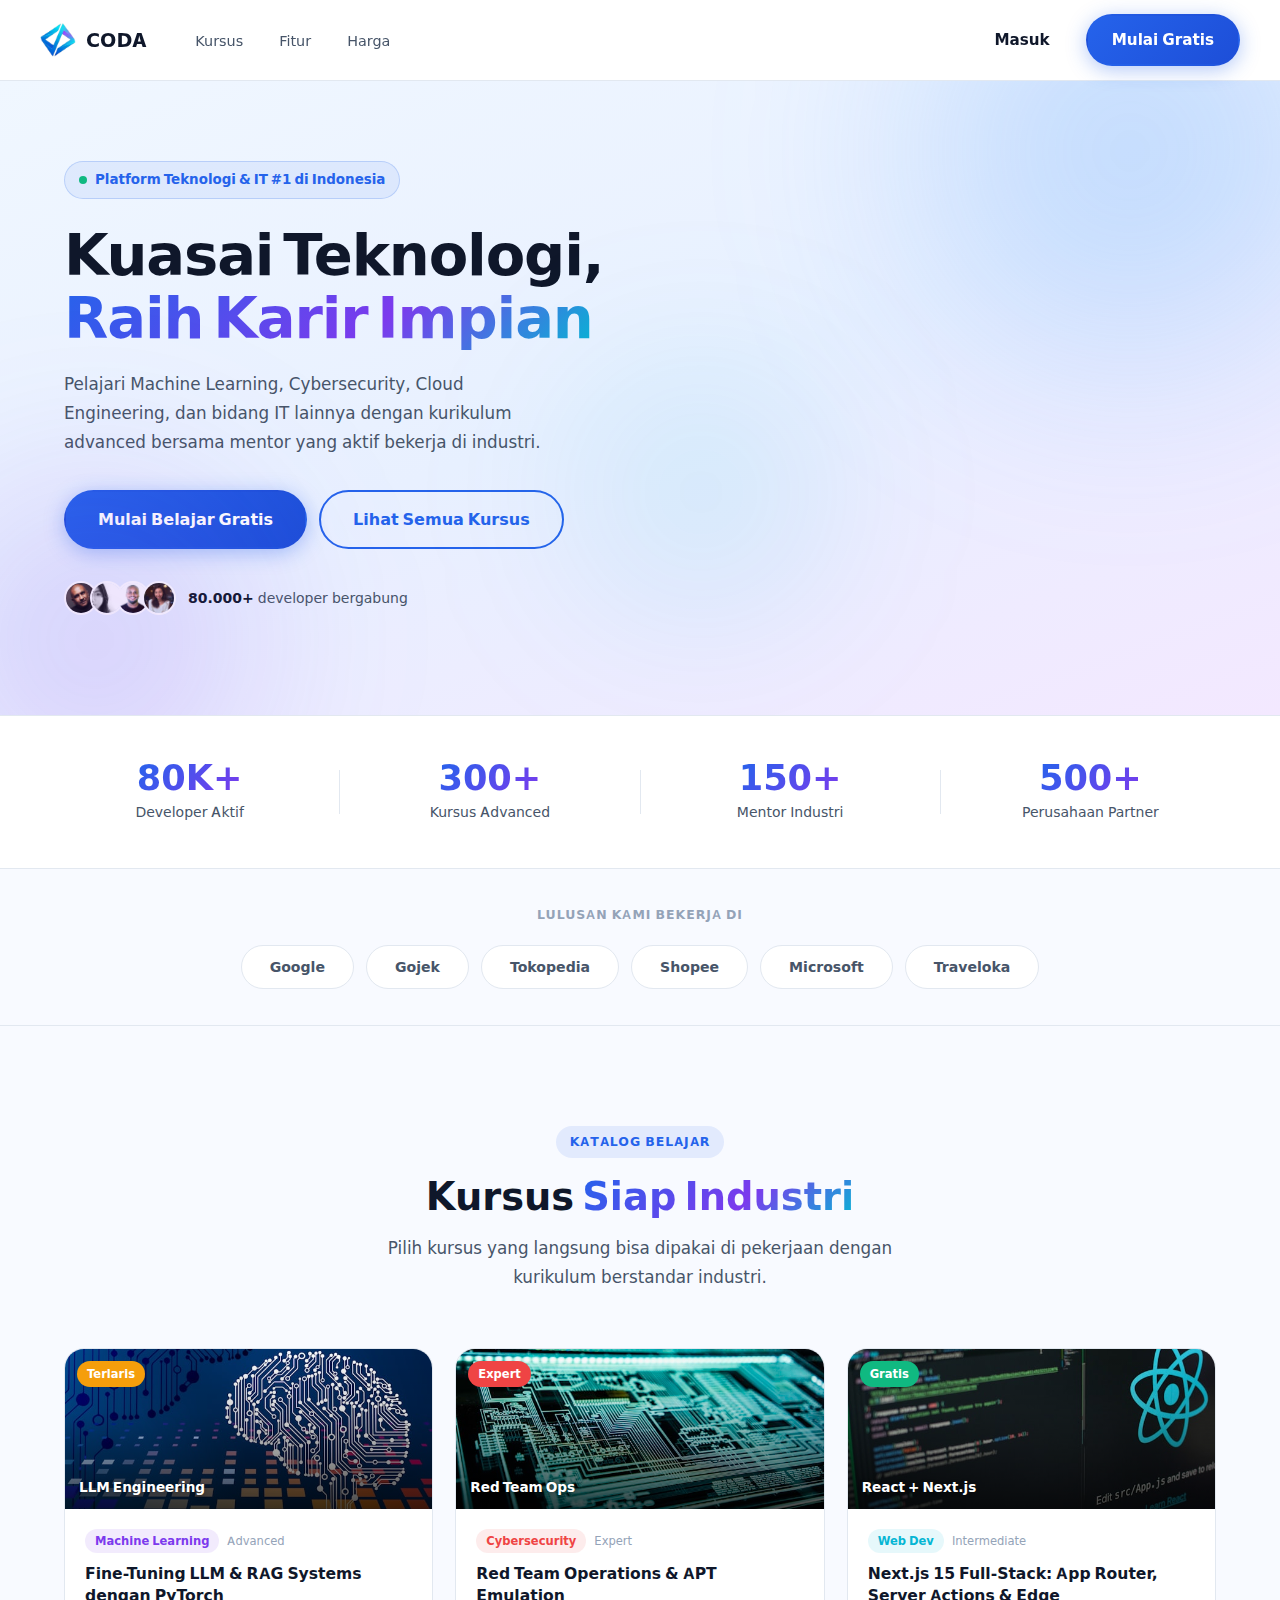
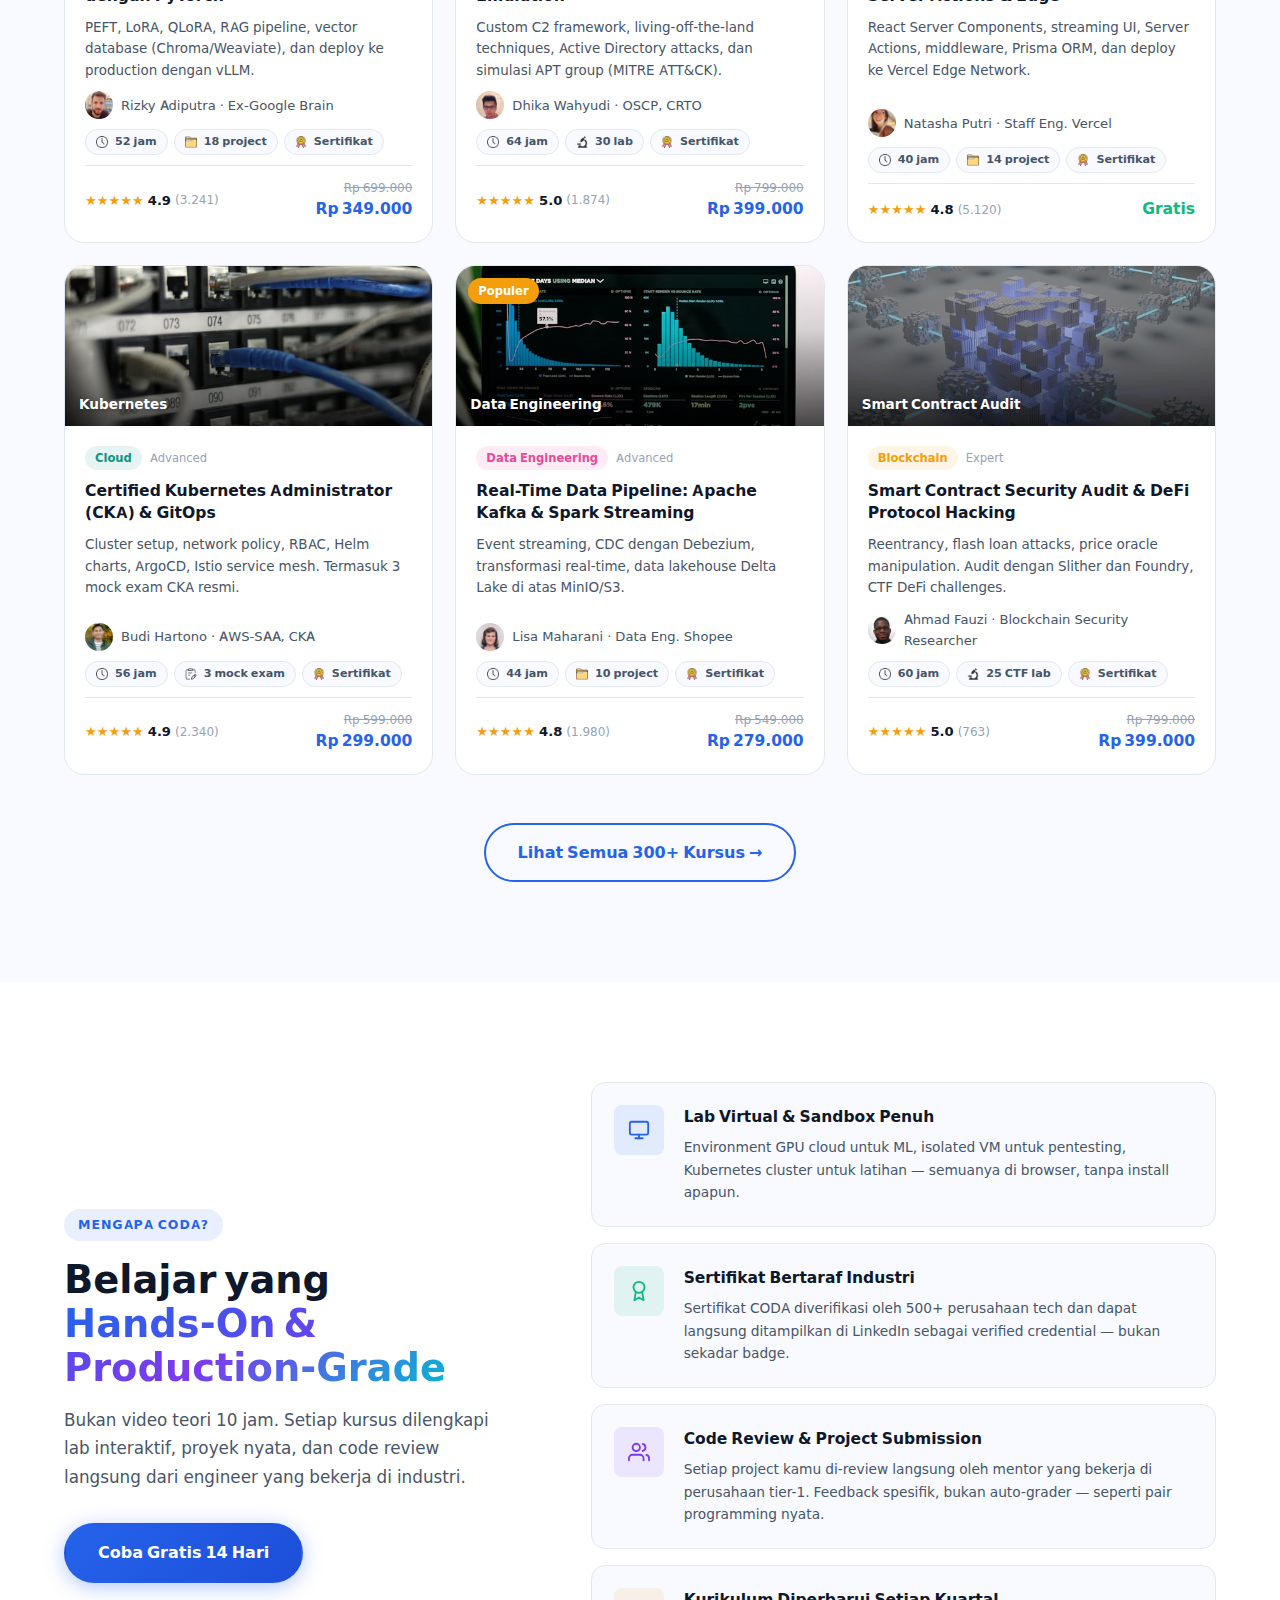
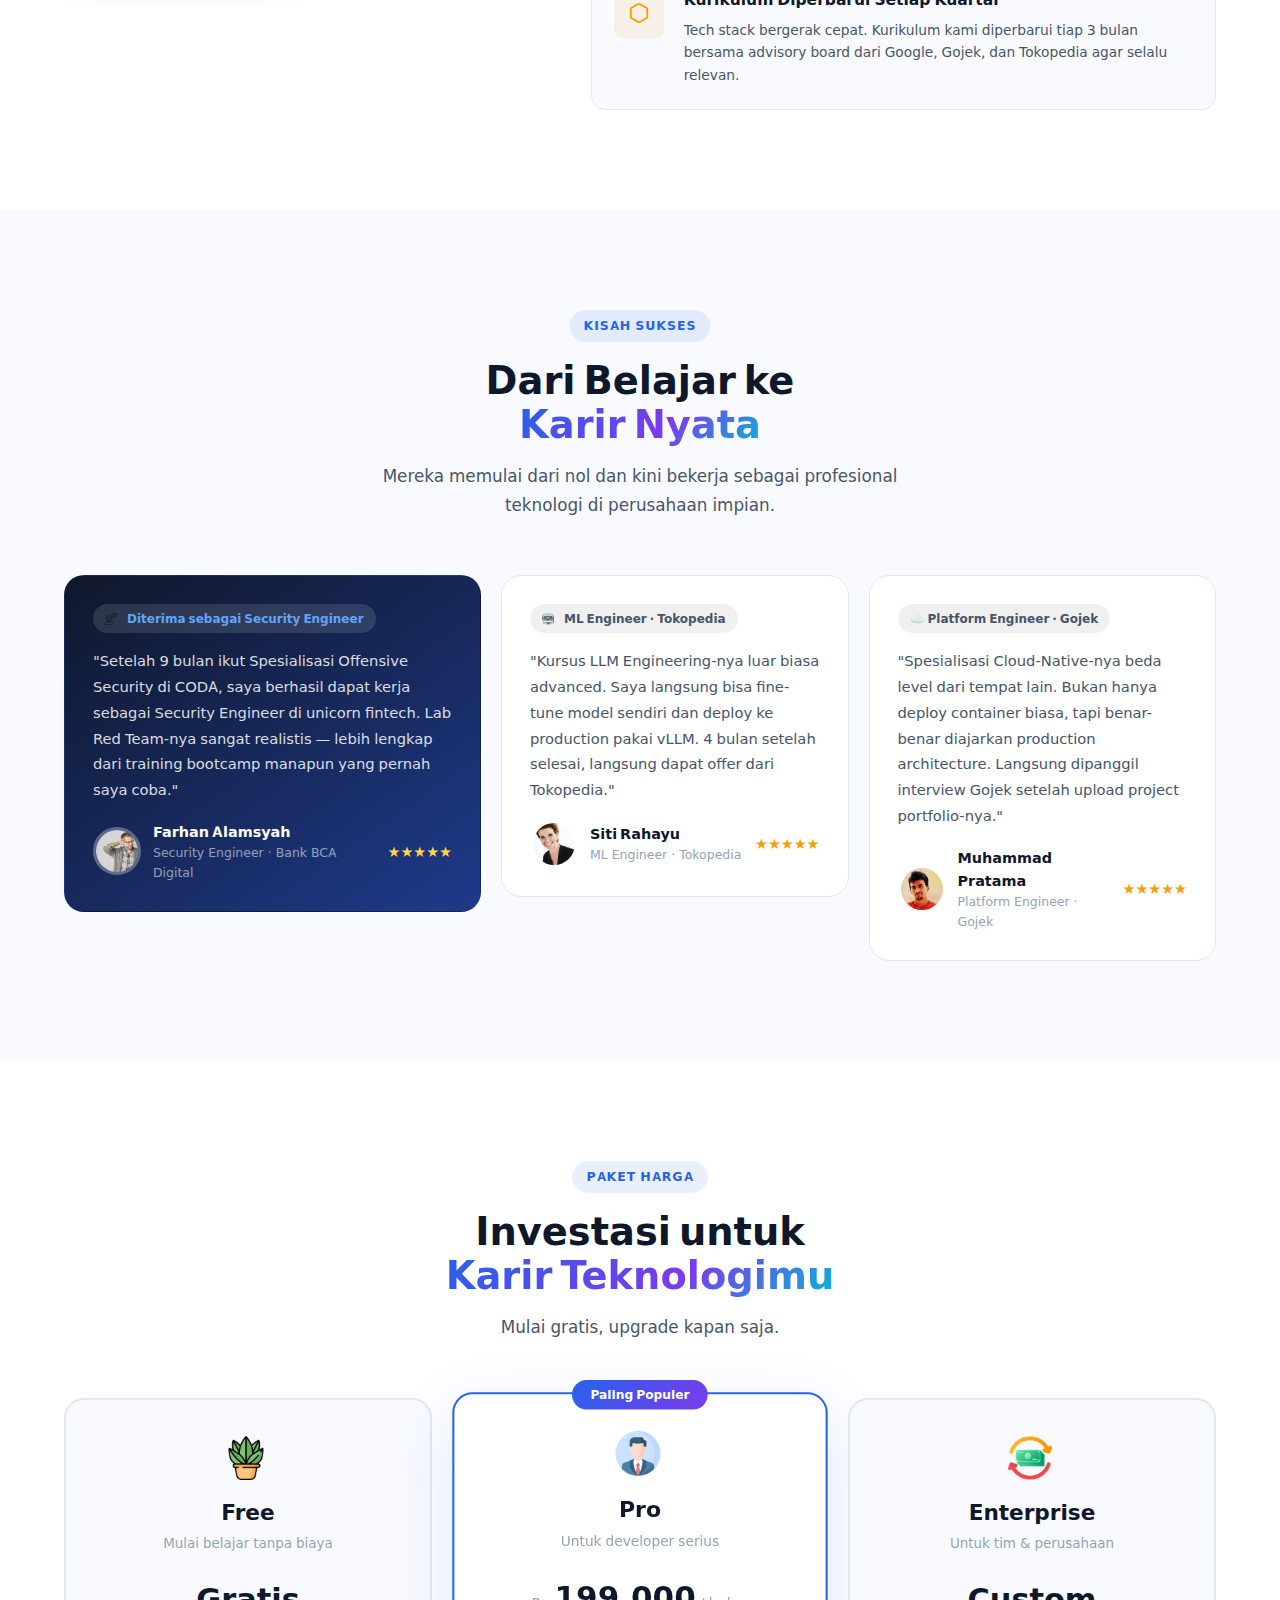
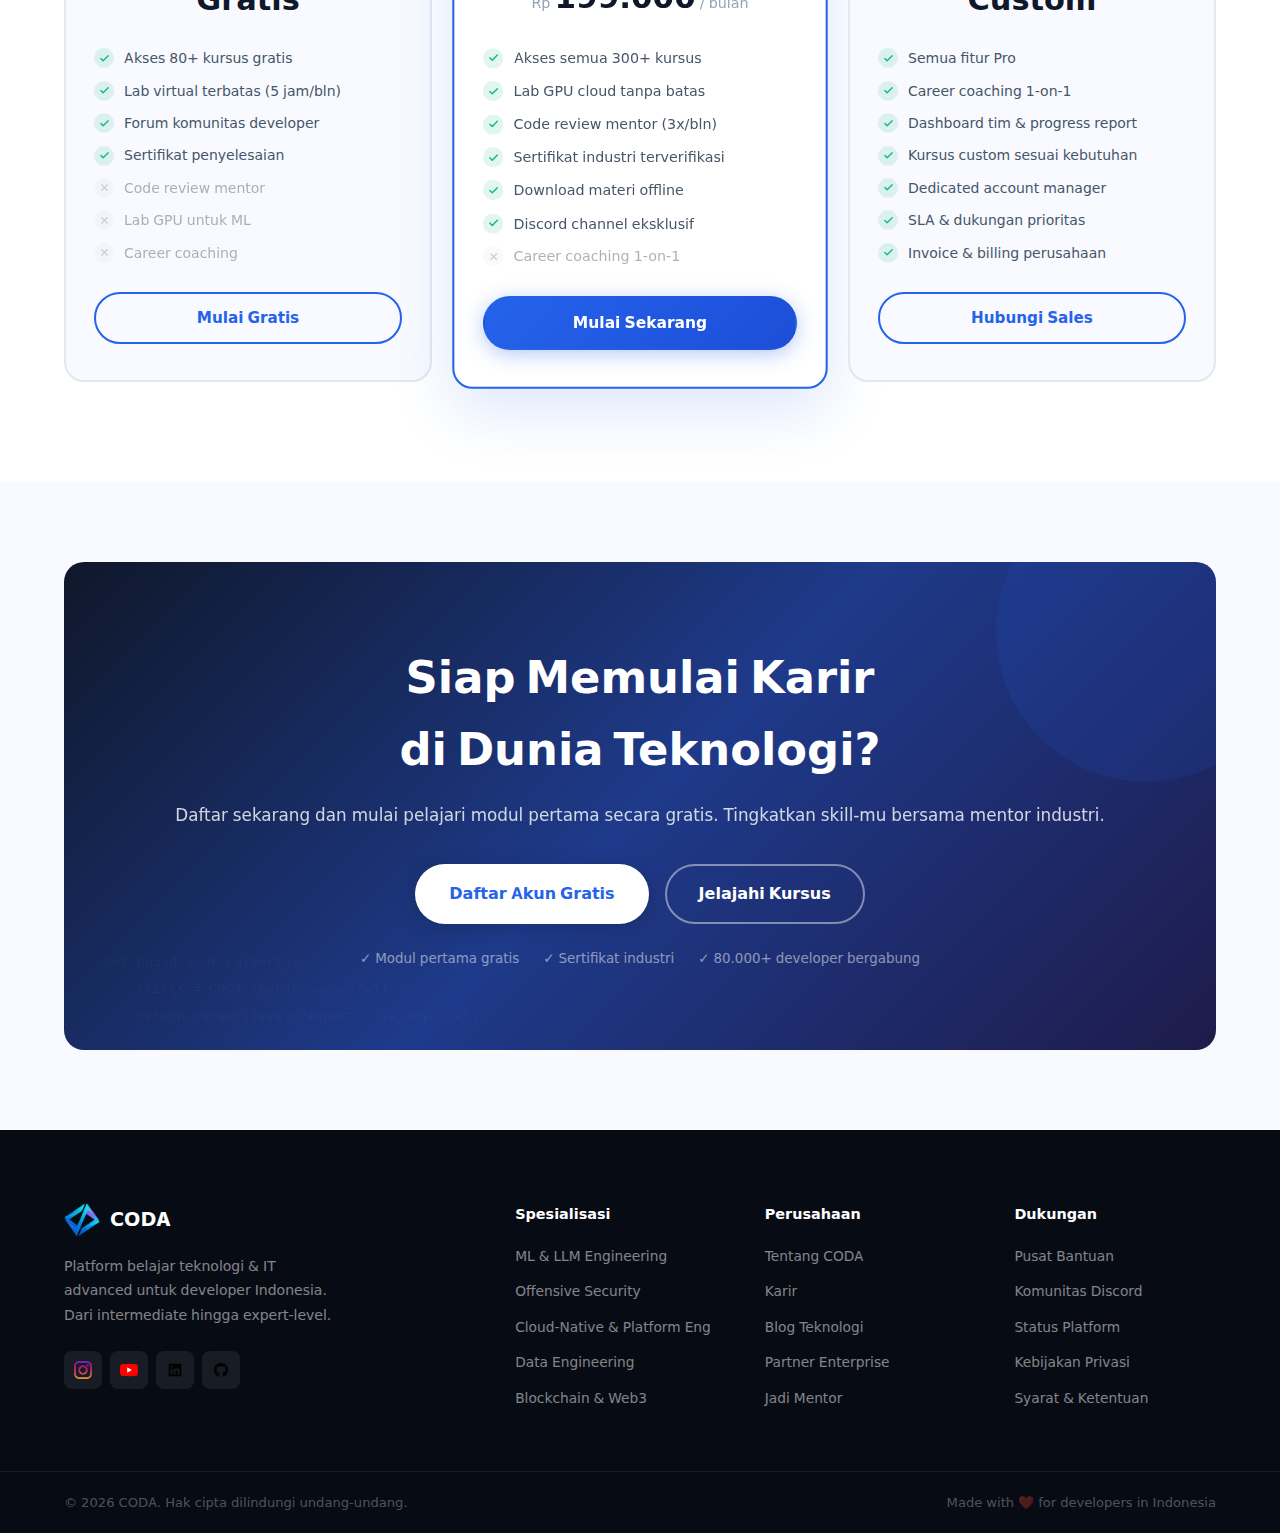
<file: Kursus/index.html>
<!DOCTYPE html>
<html lang="id">
<head>
  <meta charset="UTF-8" />
  <meta name="viewport" content="width=device-width, initial-scale=1.0" />
  <title>Platform Belajar Teknologi & IT Indonesia</title>
  <link rel="icon" type="image/png" href="../Asset/logo/logo-coda.png" />
  <link rel="stylesheet" href="style.css" />
</head>
<body>

  <!-- NAVBAR -->
  <header class="navbar">
    <div class="container nav-container">
      <a href="../Menu/index.html" class="logo">
        <div class="logo-icon" style="background:transparent;"><img src="../Asset/logo/logo-coda.png" alt="CODA Logo" style="width:100%; height:100%; object-fit:contain;" /></div>
        <span>CODA</span>
      </a>
      <nav class="nav-links">
        <a href="#courses">Kursus</a>
        <a href="#features">Fitur</a>
        <a href="#pricing">Harga</a>
      </nav>
      <div class="nav-actions">
        <a href="login.html" class="btn btn-ghost">Masuk</a>
        <a href="register.html" class="btn btn-primary">Mulai Gratis</a>
      </div>
    </div>
  </header>

  <!-- HERO -->
  <section class="hero">
    <div class="hero-bg-shape shape-1"></div>
    <div class="hero-bg-shape shape-2"></div>
    <div class="hero-bg-shape shape-3"></div>
    <div class="container hero-container">

      <div class="hero-content">
        <span class="badge">
          <span class="badge-dot"></span>
          Platform Teknologi & IT #1 di Indonesia
        </span>
        <h1 class="hero-title">
          Kuasai Teknologi,<br />
          <span class="gradient-text">Raih Karir Impian</span>
        </h1>
        <p class="hero-desc">
          Pelajari Machine Learning, Cybersecurity, Cloud Engineering, dan bidang IT lainnya dengan kurikulum advanced bersama mentor yang aktif bekerja di industri.
        </p>
        <div class="hero-actions">
          <a href="login.html" class="btn btn-primary btn-lg">Mulai Belajar Gratis</a>
          <a href="#courses" class="btn btn-outline btn-lg">Lihat Semua Kursus</a>
        </div>
        <div class="hero-trust">
          <div class="trust-avatars">
            <img src="../Asset/img/Kursus/img_12.jpg"   alt="user" />
            <img src="../Asset/img/Kursus/img_16.jpg" alt="user" />
            <img src="../Asset/img/Kursus/img_15.jpg"  alt="user" />
            <img src="../Asset/img/Kursus/img_1.jpg" alt="user" />
          </div>
          <p><strong>80.000+</strong> developer bergabung</p>
        </div>
      </div>
    </div>
  </section>

  <!-- STATS -->
  <section class="stats-section">
    <div class="container stats-grid">
      <div class="stat-item">
        <span class="stat-number">80K+</span>
        <span class="stat-label">Developer Aktif</span>
      </div>
      <div class="stat-divider"></div>
      <div class="stat-item">
        <span class="stat-number">300+</span>
        <span class="stat-label">Kursus Advanced</span>
      </div>
      <div class="stat-divider"></div>
      <div class="stat-item">
        <span class="stat-number">150+</span>
        <span class="stat-label">Mentor Industri</span>
      </div>
      <div class="stat-divider"></div>
      <div class="stat-item">
        <span class="stat-number">500+</span>
        <span class="stat-label">Perusahaan Partner</span>
      </div>
    </div>
  </section>

  <!-- PARTNERS -->
  <section class="partners-section">
    <div class="container">
      <p class="partners-label">Lulusan kami bekerja di</p>
      <div class="partners-row">
        <div class="partner-logo">Google</div>
        <div class="partner-logo">Gojek</div>
        <div class="partner-logo">Tokopedia</div>
        <div class="partner-logo">Shopee</div>
        <div class="partner-logo">Microsoft</div>
        <div class="partner-logo">Traveloka</div>
      </div>
    </div>
  </section>

  <!-- COURSES -->
  <section class="courses-section" id="courses" style="padding: 100px 0; background: var(--bg-soft);">
    <div class="container">
      <div class="section-head">
        <span class="section-tag">Katalog Belajar</span>
        <h2 class="section-title">Kursus <span class="gradient-text">Siap Industri</span></h2>
        <p class="section-sub">Pilih kursus yang langsung bisa dipakai di pekerjaan dengan kurikulum berstandar industri.</p>
      </div>

      <div class="courses-grid catalog-grid-course" style="display: grid;">
        <div class="course-card">
          <div class="course-thumb" style="background-image:url('../Asset/img/Kursus/img_6.jpg')">
            <div class="course-thumb-overlay"></div>
            <span class="course-badge-label">Terlaris</span>
            <span class="course-thumb-title">LLM Engineering</span>
          </div>
          <div class="course-body">
            <div class="course-meta"><span class="course-cat cat-ml">Machine Learning</span><span class="course-level">Advanced</span></div>
            <h3 class="course-title">Fine-Tuning LLM &amp; RAG Systems dengan PyTorch</h3>
            <p class="course-desc">PEFT, LoRA, QLoRA, RAG pipeline, vector database (Chroma/Weaviate), dan deploy ke production dengan vLLM.</p>
            <div class="course-instructor"><img src="../Asset/img/Kursus/img_3.jpg" alt="mentor" /><span>Rizky Adiputra · Ex-Google Brain</span></div>
            <div class="course-meta-row"><span class="meta-chip"><img src="../Asset/logo/clock.png" class="icon-emoji" alt="icon" /> 52 jam</span><span class="meta-chip"><img src="../Asset/logo/folder.png" class="icon-emoji" alt="icon" /> 18 project</span><span class="meta-chip"><img src="../Asset/logo/medal.png" class="icon-emoji" alt="icon" /> Sertifikat</span></div>
            <div class="course-footer">
              <div class="course-rating"><span class="stars">★★★★★</span><span class="rating-num">4.9</span><span class="rating-count">(3.241)</span></div>
              <div class="course-price"><span class="price-old">Rp 699.000</span><span class="price-new">Rp 349.000</span></div>
            </div>
          </div>
        </div>

        <div class="course-card">
          <div class="course-thumb" style="background-image:url('../Asset/img/Kursus/img_10.jpg')">
            <div class="course-thumb-overlay"></div>
            <span class="course-badge-label badge-red">Expert</span>
            <span class="course-thumb-title">Red Team Ops</span>
          </div>
          <div class="course-body">
            <div class="course-meta"><span class="course-cat cat-cyber">Cybersecurity</span><span class="course-level">Expert</span></div>
            <h3 class="course-title">Red Team Operations &amp; APT Emulation</h3>
            <p class="course-desc">Custom C2 framework, living-off-the-land techniques, Active Directory attacks, dan simulasi APT group (MITRE ATT&amp;CK).</p>
            <div class="course-instructor"><img src="../Asset/img/Kursus/img_13.jpg" alt="mentor" /><span>Dhika Wahyudi · OSCP, CRTO</span></div>
            <div class="course-meta-row"><span class="meta-chip"><img src="../Asset/logo/clock.png" class="icon-emoji" alt="icon" /> 64 jam</span><span class="meta-chip"><img src="../Asset/logo/microscope.png" class="icon-emoji" alt="icon" /> 30 lab</span><span class="meta-chip"><img src="../Asset/logo/medal.png" class="icon-emoji" alt="icon" /> Sertifikat</span></div>
            <div class="course-footer">
              <div class="course-rating"><span class="stars">★★★★★</span><span class="rating-num">5.0</span><span class="rating-count">(1.874)</span></div>
              <div class="course-price"><span class="price-old">Rp 799.000</span><span class="price-new">Rp 399.000</span></div>
            </div>
          </div>
        </div>

        <div class="course-card">
          <div class="course-thumb" style="background-image:url('../Asset/img/Kursus/img_14.jpg')">
            <div class="course-thumb-overlay"></div>
            <span class="course-badge-label badge-green">Gratis</span>
            <span class="course-thumb-title">React + Next.js</span>
          </div>
          <div class="course-body">
            <div class="course-meta"><span class="course-cat cat-web">Web Dev</span><span class="course-level">Intermediate</span></div>
            <h3 class="course-title">Next.js 15 Full-Stack: App Router, Server Actions &amp; Edge</h3>
            <p class="course-desc">React Server Components, streaming UI, Server Actions, middleware, Prisma ORM, dan deploy ke Vercel Edge Network.</p>
            <div class="course-instructor"><img src="../Asset/img/Kursus/img_7.jpg" alt="mentor" /><span>Natasha Putri · Staff Eng. Vercel</span></div>
            <div class="course-meta-row"><span class="meta-chip"><img src="../Asset/logo/clock.png" class="icon-emoji" alt="icon" /> 40 jam</span><span class="meta-chip"><img src="../Asset/logo/folder.png" class="icon-emoji" alt="icon" /> 14 project</span><span class="meta-chip"><img src="../Asset/logo/medal.png" class="icon-emoji" alt="icon" /> Sertifikat</span></div>
            <div class="course-footer">
              <div class="course-rating"><span class="stars">★★★★★</span><span class="rating-num">4.8</span><span class="rating-count">(5.120)</span></div>
              <div class="course-price"><span class="price-free">Gratis</span></div>
            </div>
          </div>
        </div>

        <div class="course-card">
          <div class="course-thumb" style="background-image:url('../Asset/img/Kursus/img_8.jpg')">
            <div class="course-thumb-overlay"></div>
            <span class="course-thumb-title">Kubernetes</span>
          </div>
          <div class="course-body">
            <div class="course-meta"><span class="course-cat cat-cloud">Cloud</span><span class="course-level">Advanced</span></div>
            <h3 class="course-title">Certified Kubernetes Administrator (CKA) &amp; GitOps</h3>
            <p class="course-desc">Cluster setup, network policy, RBAC, Helm charts, ArgoCD, Istio service mesh. Termasuk 3 mock exam CKA resmi.</p>
            <div class="course-instructor"><img src="../Asset/img/Kursus/img_4.jpg" alt="mentor" /><span>Budi Hartono · AWS-SAA, CKA</span></div>
            <div class="course-meta-row"><span class="meta-chip"><img src="../Asset/logo/clock.png" class="icon-emoji" alt="icon" /> 56 jam</span><span class="meta-chip"><img src="../Asset/logo/exam.png" class="icon-emoji" alt="icon" /> 3 mock exam</span><span class="meta-chip"><img src="../Asset/logo/medal.png" class="icon-emoji" alt="icon" /> Sertifikat</span></div>
            <div class="course-footer">
              <div class="course-rating"><span class="stars">★★★★★</span><span class="rating-num">4.9</span><span class="rating-count">(2.340)</span></div>
              <div class="course-price"><span class="price-old">Rp 599.000</span><span class="price-new">Rp 299.000</span></div>
            </div>
          </div>
        </div>

        <div class="course-card">
          <div class="course-thumb" style="background-image:url('../Asset/img/Kursus/img_11.jpg')">
            <div class="course-thumb-overlay"></div>
            <span class="course-badge-label badge-orange">Populer</span>
            <span class="course-thumb-title">Data Engineering</span>
          </div>
          <div class="course-body">
            <div class="course-meta"><span class="course-cat cat-data">Data Engineering</span><span class="course-level">Advanced</span></div>
            <h3 class="course-title">Real-Time Data Pipeline: Apache Kafka &amp; Spark Streaming</h3>
            <p class="course-desc">Event streaming, CDC dengan Debezium, transformasi real-time, data lakehouse Delta Lake di atas MinIO/S3.</p>
            <div class="course-instructor"><img src="../Asset/img/Kursus/img_5.jpg" alt="mentor" /><span>Lisa Maharani · Data Eng. Shopee</span></div>
            <div class="course-meta-row"><span class="meta-chip"><img src="../Asset/logo/clock.png" class="icon-emoji" alt="icon" /> 44 jam</span><span class="meta-chip"><img src="../Asset/logo/folder.png" class="icon-emoji" alt="icon" /> 10 project</span><span class="meta-chip"><img src="../Asset/logo/medal.png" class="icon-emoji" alt="icon" /> Sertifikat</span></div>
            <div class="course-footer">
              <div class="course-rating"><span class="stars">★★★★★</span><span class="rating-num">4.8</span><span class="rating-count">(1.980)</span></div>
              <div class="course-price"><span class="price-old">Rp 549.000</span><span class="price-new">Rp 279.000</span></div>
            </div>
          </div>
        </div>

        <div class="course-card">
          <div class="course-thumb" style="background-image:url('../Asset/img/Kursus/img_2.jpg')">
            <div class="course-thumb-overlay"></div>
            <span class="course-thumb-title">Smart Contract Audit</span>
          </div>
          <div class="course-body">
            <div class="course-meta"><span class="course-cat cat-blockchain">Blockchain</span><span class="course-level">Expert</span></div>
            <h3 class="course-title">Smart Contract Security Audit &amp; DeFi Protocol Hacking</h3>
            <p class="course-desc">Reentrancy, flash loan attacks, price oracle manipulation. Audit dengan Slither dan Foundry, CTF DeFi challenges.</p>
            <div class="course-instructor"><img src="../Asset/img/Kursus/img_18.jpg" alt="mentor" /><span>Ahmad Fauzi · Blockchain Security Researcher</span></div>
            <div class="course-meta-row"><span class="meta-chip"><img src="../Asset/logo/clock.png" class="icon-emoji" alt="icon" /> 60 jam</span><span class="meta-chip"><img src="../Asset/logo/microscope.png" class="icon-emoji" alt="icon" /> 25 CTF lab</span><span class="meta-chip"><img src="../Asset/logo/medal.png" class="icon-emoji" alt="icon" /> Sertifikat</span></div>
            <div class="course-footer">
              <div class="course-rating"><span class="stars">★★★★★</span><span class="rating-num">5.0</span><span class="rating-count">(763)</span></div>
              <div class="course-price"><span class="price-old">Rp 799.000</span><span class="price-new">Rp 399.000</span></div>
            </div>
          </div>
        </div>
      </div>

      <div class="courses-cta">
        <a href="register.html" class="btn btn-outline btn-lg">Lihat Semua 300+ Kursus &rarr;</a>
      </div>
    </div>
  </section>



  <!-- FEATURES -->
  <section class="features-section" id="features">
    <div class="container">
      <div class="features-layout">
        <div class="features-left">
          <span class="section-tag">Mengapa CODA?</span>
          <h2 class="section-title">Belajar yang<br /><span class="gradient-text">Hands-On &amp; Production-Grade</span></h2>
          <p class="section-sub">Bukan video teori 10 jam. Setiap kursus dilengkapi lab interaktif, proyek nyata, dan code review langsung dari engineer yang bekerja di industri.</p>
          <a href="login.html" class="btn btn-primary btn-lg">Coba Gratis 14 Hari</a>
        </div>
        <div class="features-right">
          <div class="feature-item">
            <div class="feature-icon-wrap icon-blue">
              <svg width="22" height="22" viewBox="0 0 24 24" fill="none" stroke="currentColor" stroke-width="2" stroke-linecap="round" stroke-linejoin="round"><rect x="2" y="3" width="20" height="14" rx="2"/><line x1="8" y1="21" x2="16" y2="21"/><line x1="12" y1="17" x2="12" y2="21"/></svg>
            </div>
            <div class="feature-text">
              <h3>Lab Virtual &amp; Sandbox Penuh</h3>
              <p>Environment GPU cloud untuk ML, isolated VM untuk pentesting, Kubernetes cluster untuk latihan — semuanya di browser, tanpa install apapun.</p>
            </div>
          </div>
          <div class="feature-item">
            <div class="feature-icon-wrap icon-green">
              <svg width="22" height="22" viewBox="0 0 24 24" fill="none" stroke="currentColor" stroke-width="2" stroke-linecap="round" stroke-linejoin="round"><circle cx="12" cy="8" r="6"/><path d="M15.477 12.89L17 22l-5-3-5 3 1.523-9.11"/></svg>
            </div>
            <div class="feature-text">
              <h3>Sertifikat Bertaraf Industri</h3>
              <p>Sertifikat CODA diverifikasi oleh 500+ perusahaan tech dan dapat langsung ditampilkan di LinkedIn sebagai verified credential — bukan sekadar badge.</p>
            </div>
          </div>
          <div class="feature-item">
            <div class="feature-icon-wrap icon-purple">
              <svg width="22" height="22" viewBox="0 0 24 24" fill="none" stroke="currentColor" stroke-width="2" stroke-linecap="round" stroke-linejoin="round"><path d="M17 21v-2a4 4 0 0 0-4-4H5a4 4 0 0 0-4 4v2"/><circle cx="9" cy="7" r="4"/><path d="M23 21v-2a4 4 0 0 0-3-3.87"/><path d="M16 3.13a4 4 0 0 1 0 7.75"/></svg>
            </div>
            <div class="feature-text">
              <h3>Code Review &amp; Project Submission</h3>
              <p>Setiap project kamu di-review langsung oleh mentor yang bekerja di perusahaan tier-1. Feedback spesifik, bukan auto-grader — seperti pair programming nyata.</p>
            </div>
          </div>
          <div class="feature-item">
            <div class="feature-icon-wrap icon-orange">
              <svg width="22" height="22" viewBox="0 0 24 24" fill="none" stroke="currentColor" stroke-width="2" stroke-linecap="round" stroke-linejoin="round"><path d="M21 16V8a2 2 0 0 0-1-1.73l-7-4a2 2 0 0 0-2 0l-7 4A2 2 0 0 0 3 8v8a2 2 0 0 0 1 1.73l7 4a2 2 0 0 0 2 0l7-4A2 2 0 0 0 21 16z"/></svg>
            </div>
            <div class="feature-text">
              <h3>Kurikulum Diperbarui Setiap Kuartal</h3>
              <p>Tech stack bergerak cepat. Kurikulum kami diperbarui tiap 3 bulan bersama advisory board dari Google, Gojek, dan Tokopedia agar selalu relevan.</p>
            </div>
          </div>
        </div>
      </div>
    </div>
  </section>

  <!-- TESTIMONIALS -->
  <section class="testimonials-section" id="testimonials">
    <div class="container">
      <div class="section-head">
        <span class="section-tag">Kisah Sukses</span>
        <h2 class="section-title">Dari Belajar ke<br /><span class="gradient-text">Karir Nyata</span></h2>
        <p class="section-sub">Mereka memulai dari nol dan kini bekerja sebagai profesional teknologi di perusahaan impian.</p>
      </div>
      <div class="testimonials-grid">

        <div class="testimonial-card tcard-featured">
          <div class="tcard-job-tag"><img src="../Asset/logo/briefcase.png" class="icon-emoji" alt="icon" /> Diterima sebagai Security Engineer</div>
          <p class="tcard-text">"Setelah 9 bulan ikut Spesialisasi Offensive Security di CODA, saya berhasil dapat kerja sebagai Security Engineer di unicorn fintech. Lab Red Team-nya sangat realistis — lebih lengkap dari training bootcamp manapun yang pernah saya coba."</p>
          <div class="tcard-author">
            <img src="../Asset/img/Kursus/img_17.jpg" alt="user" class="tcard-img" />
            <div>
              <p class="author-name">Farhan Alamsyah</p>
              <p class="author-info">Security Engineer · Bank BCA Digital</p>
            </div>
            <div class="tcard-stars">★★★★★</div>
          </div>
        </div>

        <div class="testimonial-card">
          <div class="tcard-job-tag tcard-job-dark"><img src="../Asset/logo/robot.png" class="icon-emoji" alt="icon" /> ML Engineer · Tokopedia</div>
          <p class="tcard-text">"Kursus LLM Engineering-nya luar biasa advanced. Saya langsung bisa fine-tune model sendiri dan deploy ke production pakai vLLM. 4 bulan setelah selesai, langsung dapat offer dari Tokopedia."</p>
          <div class="tcard-author">
            <img src="../Asset/img/Kursus/img_9.jpg" alt="user" class="tcard-img" />
            <div>
              <p class="author-name">Siti Rahayu</p>
              <p class="author-info">ML Engineer · Tokopedia</p>
            </div>
            <div class="tcard-stars">★★★★★</div>
          </div>
        </div>

        <div class="testimonial-card">
          <div class="tcard-job-tag tcard-job-dark">☁️ Platform Engineer · Gojek</div>
          <p class="tcard-text">"Spesialisasi Cloud-Native-nya beda level dari tempat lain. Bukan hanya deploy container biasa, tapi benar-benar diajarkan production architecture. Langsung dipanggil interview Gojek setelah upload project portfolio-nya."</p>
          <div class="tcard-author">
            <img src="../Asset/img/Kursus/img_0.jpg" alt="user" class="tcard-img" />
            <div>
              <p class="author-name">Muhammad Pratama</p>
              <p class="author-info">Platform Engineer · Gojek</p>
            </div>
            <div class="tcard-stars">★★★★★</div>
          </div>
        </div>

      </div>
    </div>
  </section>

  <!-- PRICING -->
  <section class="pricing-section" id="pricing">
    <div class="container">
      <div class="section-head">
        <span class="section-tag">Paket Harga</span>
        <h2 class="section-title">Investasi untuk<br /><span class="gradient-text">Karir Teknologimu</span></h2>
        <p class="section-sub">Mulai gratis, upgrade kapan saja.</p>
      </div>
      <div class="pricing-grid">

        <div class="pricing-card">
          <div class="pricing-header">
            <span class="plan-icon"><img src="../Asset/logo/leaf.png" class="icon-emoji" alt="icon" /></span>
            <h3 class="plan-name">Free</h3>
            <p class="plan-desc">Mulai belajar tanpa biaya</p>
          </div>
          <div class="plan-price"><span class="price-amount">Gratis</span></div>
          <ul class="plan-features">
            <li class="feat-yes">Akses 80+ kursus gratis</li>
            <li class="feat-yes">Lab virtual terbatas (5 jam/bln)</li>
            <li class="feat-yes">Forum komunitas developer</li>
            <li class="feat-yes">Sertifikat penyelesaian</li>
            <li class="feat-no">Code review mentor</li>
            <li class="feat-no">Lab GPU untuk ML</li>
            <li class="feat-no">Career coaching</li>
          </ul>
          <a href="register.html" class="btn btn-outline btn-full">Mulai Gratis</a>
        </div>

        <div class="pricing-card pricing-featured">
          <div class="pricing-best-badge">Paling Populer</div>
          <div class="pricing-header">
            <span class="plan-icon"><img src="../Asset/logo/rocket.png" class="icon-emoji" alt="icon" /></span>
            <h3 class="plan-name">Pro</h3>
            <p class="plan-desc">Untuk developer serius</p>
          </div>
          <div class="plan-price">
            <span class="price-period">Rp</span>
            <span class="price-amount">199.000</span>
            <span class="price-period">/ bulan</span>
          </div>
          <ul class="plan-features">
            <li class="feat-yes">Akses semua 300+ kursus</li>
            <li class="feat-yes">Lab GPU cloud tanpa batas</li>
            <li class="feat-yes">Code review mentor (3x/bln)</li>
            <li class="feat-yes">Sertifikat industri terverifikasi</li>
            <li class="feat-yes">Download materi offline</li>
            <li class="feat-yes">Discord channel eksklusif</li>
            <li class="feat-no">Career coaching 1-on-1</li>
          </ul>
          <a href="register.html" class="btn btn-primary btn-full">Mulai Sekarang</a>
        </div>

        <div class="pricing-card">
          <div class="pricing-header">
            <span class="plan-icon"><img src="../Asset/logo/crown.png" class="icon-emoji" alt="icon" /></span>
            <h3 class="plan-name">Enterprise</h3>
            <p class="plan-desc">Untuk tim &amp; perusahaan</p>
          </div>
          <div class="plan-price"><span class="price-amount">Custom</span></div>
          <ul class="plan-features">
            <li class="feat-yes">Semua fitur Pro</li>
            <li class="feat-yes">Career coaching 1-on-1</li>
            <li class="feat-yes">Dashboard tim &amp; progress report</li>
            <li class="feat-yes">Kursus custom sesuai kebutuhan</li>
            <li class="feat-yes">Dedicated account manager</li>
            <li class="feat-yes">SLA &amp; dukungan prioritas</li>
            <li class="feat-yes">Invoice &amp; billing perusahaan</li>
          </ul>
          <a href="#" class="btn btn-outline btn-full">Hubungi Sales</a>
        </div>

      </div>
    </div>
  </section>

  <!-- CTA -->
  <section class="cta-section">
    <div class="container">
      <div class="cta-box">
        <div class="cta-code-bg">
          <span>def build_your_career():</span>
          <span>&nbsp;&nbsp;&nbsp;&nbsp;skills = CODA.learn(course="all")</span>
          <span>&nbsp;&nbsp;&nbsp;&nbsp;return Career(level="expert", salary="3x")</span>
        </div>
        <h2>Siap Memulai Karir<br />di Dunia Teknologi?</h2>
        <p>Daftar sekarang dan mulai pelajari modul pertama secara gratis. Tingkatkan skill-mu bersama mentor industri.</p>
        <div class="cta-actions">
          <a href="register.html" class="btn btn-white btn-lg">Daftar Akun Gratis</a>
          <a href="#courses" class="btn btn-ghost-white btn-lg">Jelajahi Kursus</a>
        </div>
        <div class="cta-trust">
          <span>✓ Modul pertama gratis</span>
          <span>✓ Sertifikat industri</span>
          <span>✓ 80.000+ developer bergabung</span>
        </div>
      </div>
    </div>
  </section>

  <!-- FOOTER -->
  <footer class="footer">
    <div class="container footer-grid">
      <div class="footer-brand">
        <a href="#" class="logo logo-white">
          <div class="logo-icon" style="background:transparent;"><img src="../Asset/logo/logo-coda.png" alt="CODA Logo" style="width:100%; height:100%; object-fit:contain;" /></div>
          <span>CODA</span>
        </a>
        <p class="footer-tagline">Platform belajar teknologi & IT advanced untuk developer Indonesia. Dari intermediate hingga expert-level.</p>
        <div class="footer-socials">
          <a href="#" class="social-btn"><img src="../Asset/logo/instagram.png" alt="IG" style="width:18px;height:18px;"/></a>
          <a href="#" class="social-btn"><img src="../Asset/logo/youtube.png" alt="YT" style="width:18px;height:18px;"/></a>
          <a href="#" class="social-btn"><img src="../Asset/logo/linkedin.png" alt="LI" style="width:18px;height:18px;"/></a>
          <a href="https://github.com/Raditya-0/Web-Programming/tree/main/Kursus" class="social-btn"><img src="../Asset/logo/github.png" alt="GH" style="width:18px;height:18px;"/></a>
        </div>
      </div>
      <div class="footer-col">
        <h4>Spesialisasi</h4>
        <ul>
          <li><a href="#courses">ML &amp; LLM Engineering</a></li>
          <li><a href="#courses">Offensive Security</a></li>
          <li><a href="#courses">Cloud-Native &amp; Platform Eng</a></li>
          <li><a href="#courses">Data Engineering</a></li>
          <li><a href="#courses">Blockchain &amp; Web3</a></li>
        </ul>
      </div>
      <div class="footer-col">
        <h4>Perusahaan</h4>
        <ul>
          <li><a href="#">Tentang CODA</a></li>
          <li><a href="#">Karir</a></li>
          <li><a href="#">Blog Teknologi</a></li>
          <li><a href="#">Partner Enterprise</a></li>
          <li><a href="#">Jadi Mentor</a></li>
        </ul>
      </div>
      <div class="footer-col">
        <h4>Dukungan</h4>
        <ul>
          <li><a href="#">Pusat Bantuan</a></li>
          <li><a href="#">Komunitas Discord</a></li>
          <li><a href="#">Status Platform</a></li>
          <li><a href="#">Kebijakan Privasi</a></li>
          <li><a href="#">Syarat &amp; Ketentuan</a></li>
        </ul>
      </div>
    </div>
    <div class="footer-bottom">
      <div class="container">
        <p>&copy; 2026 CODA. Hak cipta dilindungi undang-undang.</p>
        <p>Made with ❤️ for developers in Indonesia</p>
      </div>
    </div>
  </footer>

</body>
</html>
</file>
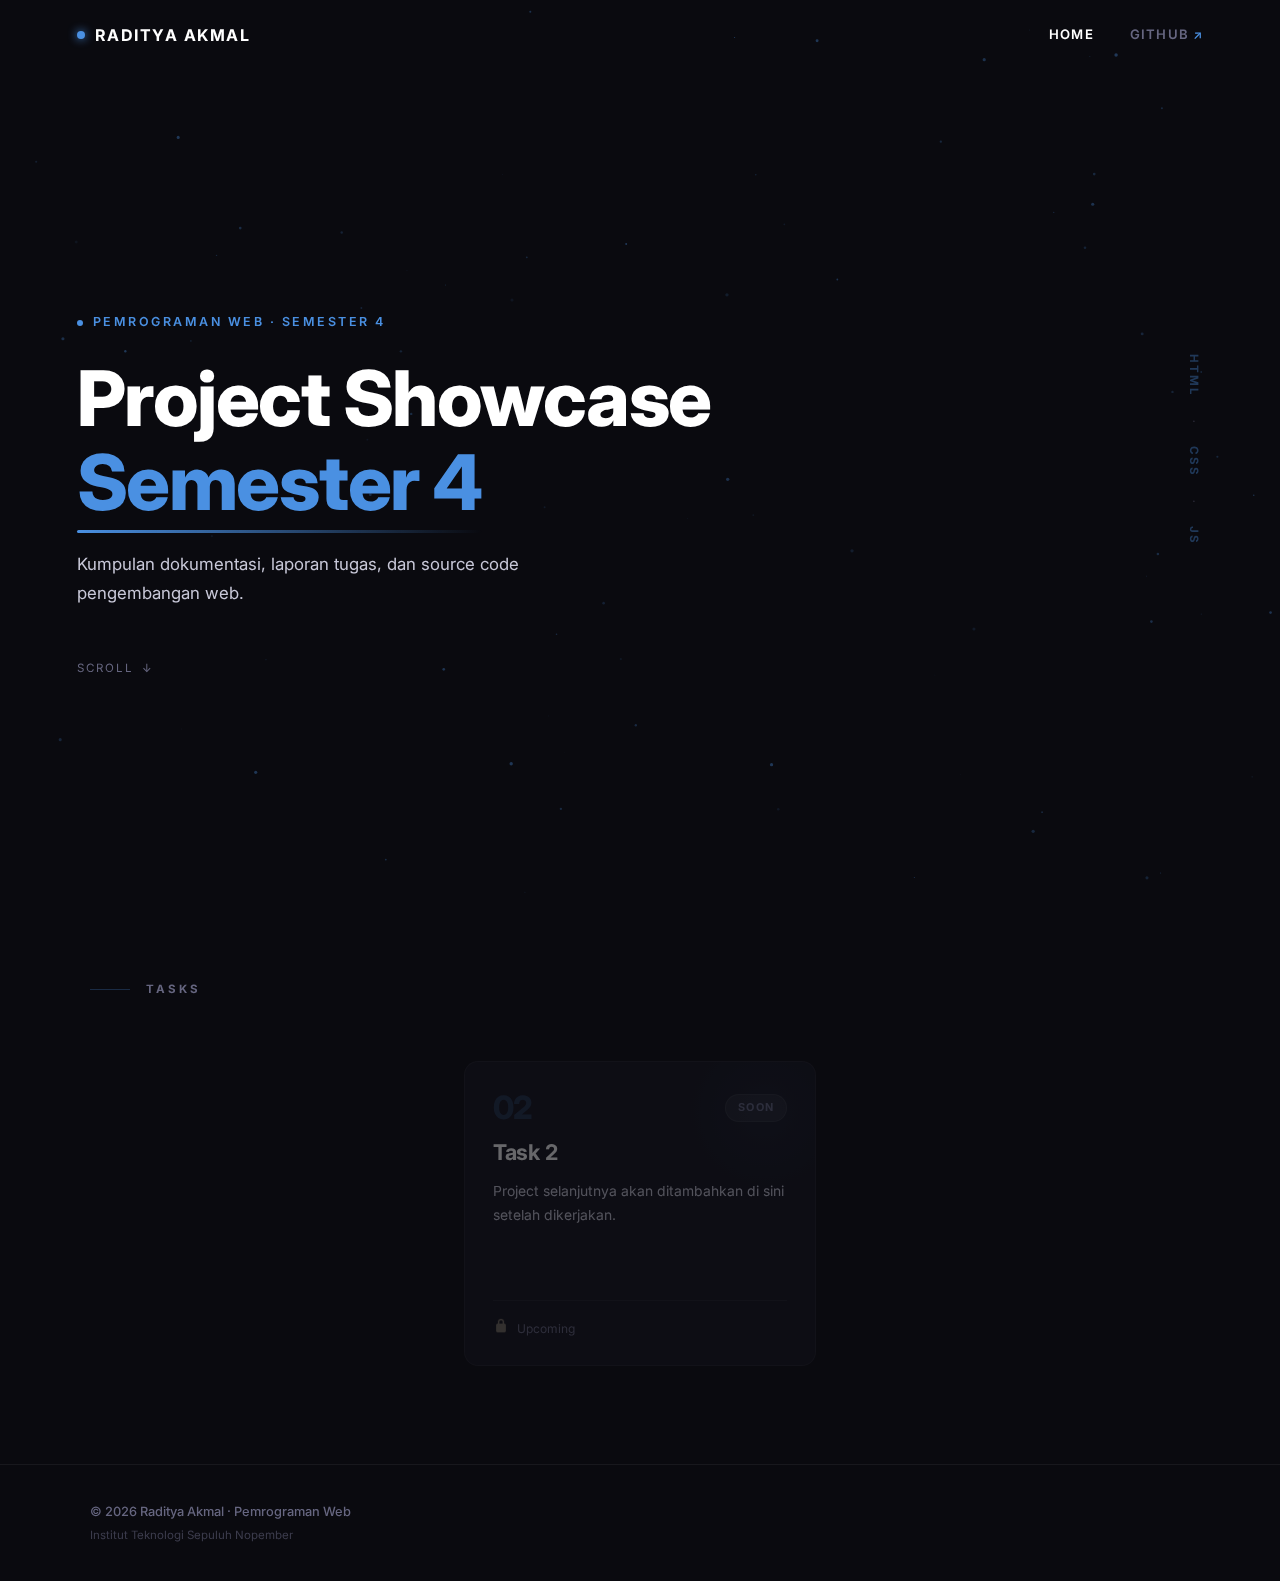
<file: Menu/index.html>
<!DOCTYPE html>
<html lang="id">

<head>
    <meta charset="UTF-8" />
    <meta name="viewport" content="width=device-width, initial-scale=1.0" />
    <title>Menu</title>
    <link rel="icon" type="image/png" href="../Asset/logo/house.png" />
    <meta name="description" content="Kumpulan dokumentasi dan project tugas Pemrograman Web Semester 4." />
    <link rel="preconnect" href="https://fonts.googleapis.com">
    <link rel="preconnect" href="https://fonts.gstatic.com" crossorigin>
    <link href="https://fonts.googleapis.com/css2?family=Inter:wght@300;400;600;700;800&display=swap" rel="stylesheet">
    <link rel="stylesheet" href="style.css" />
</head>

<body>

    <!-- PARTICLE BACKGROUND -->
    <canvas id="particles-canvas"></canvas>

    <!-- NAVBAR -->
    <nav class="navbar" id="navbar">
        <div class="nav-brand">
            <span class="brand-dot"></span>
            Raditya Akmal
        </div>
        <div class="nav-links">
            <a href="#home" class="nav-link active">Home</a>
            <a href="https://github.com/Raditya-0/Web-Programming" target="_blank" rel="noreferrer"
                class="nav-link nav-link--external">
                GitHub <span class="ext-icon">↗</span>
            </a>
        </div>
    </nav>

    <!-- HERO -->
    <main>
        <section id="home" class="hero">
            <div class="hero-content">
                <p class="hero-kicker">
                    <span class="kicker-dot"></span>
                    Pemrograman Web · Semester 4
                </p>
                <h1 class="hero-title">
                    Project Showcase<br />
                    <span class="hero-title--accent">Semester&nbsp;4</span>
                </h1>
                <p class="hero-subtitle">
                    Kumpulan dokumentasi, laporan tugas, dan source code pengembangan web.
                </p>
                <div class="hero-scroll-hint" aria-hidden="true">
                    <span>scroll</span>
                    <span class="scroll-arrow">↓</span>
                </div>
            </div>

            <div class="hero-badge" aria-hidden="true">
                <span class="badge-lang">HTML</span>
                <span class="badge-sep">·</span>
                <span class="badge-lang">CSS</span>
                <span class="badge-sep">·</span>
                <span class="badge-lang">JS</span>
            </div>
        </section>

        <!-- CARDS GRID -->
        <section class="projects" id="projects" aria-label="Daftar tugas dan project">
            <div class="projects-inner">

                <div class="section-label">
                    <span class="label-line" aria-hidden="true"></span>
                    <span>Tasks</span>
                </div>

                <div class="cards-grid">

                    <!-- Card: CV -->
                    <div class="card" id="card-cv">
                        <div class="card-header">
                            <span class="card-number">01</span>
                            <span class="card-pill card-pill--blue">HTML · CSS · JS</span>
                        </div>
                        <h2 class="card-title">
                            <a href="/Web-Programming/CV/index.html" class="stretched-link">Curriculum Vitae</a>
                        </h2>
                        <p class="card-desc">
                            Personal CV berbasis web menggunakan HTML, CSS, dan JavaScript. Menampilkan section
                            About, Education, Experience, Projects, Achievement, dan lain-lain.
                        </p>
                        <div class="card-footer">
                            <a href="https://github.com/Raditya-0/Web-Programming/tree/main/CV" target="_blank"
                                rel="noreferrer" class="card-repo" aria-label="Lihat Source Code di GitHub">
                                <img src="../Asset/logo/github.png" alt="GitHub" class="repo-icon">
                                <span>Source Code</span>
                            </a>
                            <span class="card-arrow" aria-hidden="true">→</span>
                        </div>
                        <div class="card-glow" aria-hidden="true"></div>
                    </div>

                    <!-- Card: coming soon -->
                    <div class="card card--locked" aria-disabled="true" id="card-task2">
                        <div class="card-header">
                            <span class="card-number">02</span>
                            <span class="card-pill">Soon</span>
                        </div>
                        <h2 class="card-title">Task 2</h2>
                        <p class="card-desc">
                            Project selanjutnya akan ditambahkan di sini setelah dikerjakan.
                        </p>
                        <div class="card-footer">
                            <span class="card-path">
                                <span class="repo-icon-locked" aria-hidden="true"><img src="../Asset/logo/lock.png"
                                        alt="Lock" class="repo-icon"></span> Upcoming
                            </span>
                            <span class="card-lock" aria-hidden="true"></span>
                        </div>
                        <div class="card-glow card-glow--dim" aria-hidden="true"></div>
                    </div>

                </div>
            </div>
        </section>
    </main>

    <!-- FOOTER -->
    <footer class="site-footer">
        <div class="footer-inner">
            <p class="footer-copy">© <span id="year"></span> Raditya Akmal · Pemrograman Web</p>
            <p class="footer-sub">Institut Teknologi Sepuluh Nopember</p>
        </div>
    </footer>

    <script>
        document.getElementById('year').textContent = new Date().getFullYear();

        // Particle canvas
        (function () {
            const canvas = document.getElementById('particles-canvas');
            const ctx = canvas.getContext('2d');
            let w, h, particles;

            function resize() {
                w = canvas.width = window.innerWidth;
                h = canvas.height = window.innerHeight;
            }

            function Particle() { this.reset(); }

            Particle.prototype.reset = function () {
                this.x = Math.random() * w;
                this.y = Math.random() * h;
                this.r = Math.random() * 1.5 + 0.3;
                this.alpha = Math.random() * 0.5 + 0.1;
                this.speed = Math.random() * 0.3 + 0.05;
                this.angle = Math.random() * Math.PI * 2;
            };

            Particle.prototype.update = function () {
                this.x += Math.cos(this.angle) * this.speed;
                this.y += Math.sin(this.angle) * this.speed;
                if (this.x < 0 || this.x > w || this.y < 0 || this.y > h) this.reset();
            };

            function init() {
                resize();
                particles = Array.from({ length: 80 }, () => new Particle());
            }

            function draw() {
                ctx.clearRect(0, 0, w, h);
                particles.forEach(p => {
                    p.update();
                    ctx.beginPath();
                    ctx.arc(p.x, p.y, p.r, 0, Math.PI * 2);
                    ctx.fillStyle = `rgba(74,144,226,${p.alpha})`;
                    ctx.fill();
                });
                requestAnimationFrame(draw);
            }

            window.addEventListener('resize', resize);
            init();
            draw();
        })();

        // Navbar scroll
        const navbar = document.getElementById('navbar');
        window.addEventListener('scroll', () => {
            navbar.classList.toggle('navbar--scrolled', window.scrollY > 40);
        }, { passive: true });

        // Card hover tilt
        document.querySelectorAll('.card:not(.card--locked)').forEach(card => {
            card.addEventListener('mousemove', e => {
                const rect = card.getBoundingClientRect();
                const rx = ((e.clientY - rect.top - rect.height / 2) / (rect.height / 2)) * 6;
                const ry = (-(e.clientX - rect.left - rect.width / 2) / (rect.width / 2)) * 6;
                card.style.transform = `perspective(800px) rotateX(${rx}deg) rotateY(${ry}deg) translateY(-6px)`;
            });
            card.addEventListener('mouseleave', () => { card.style.transform = ''; });
        });

        // Fade-in on scroll 
        const observer = new IntersectionObserver(entries => {
            entries.forEach(e => {
                if (e.isIntersecting) { e.target.classList.add('visible'); observer.unobserve(e.target); }
            });
        }, { threshold: 0.1 });

        document.querySelectorAll('.card, .hero-content').forEach(el => observer.observe(el));
    </script>
</body>

</html>
</file>
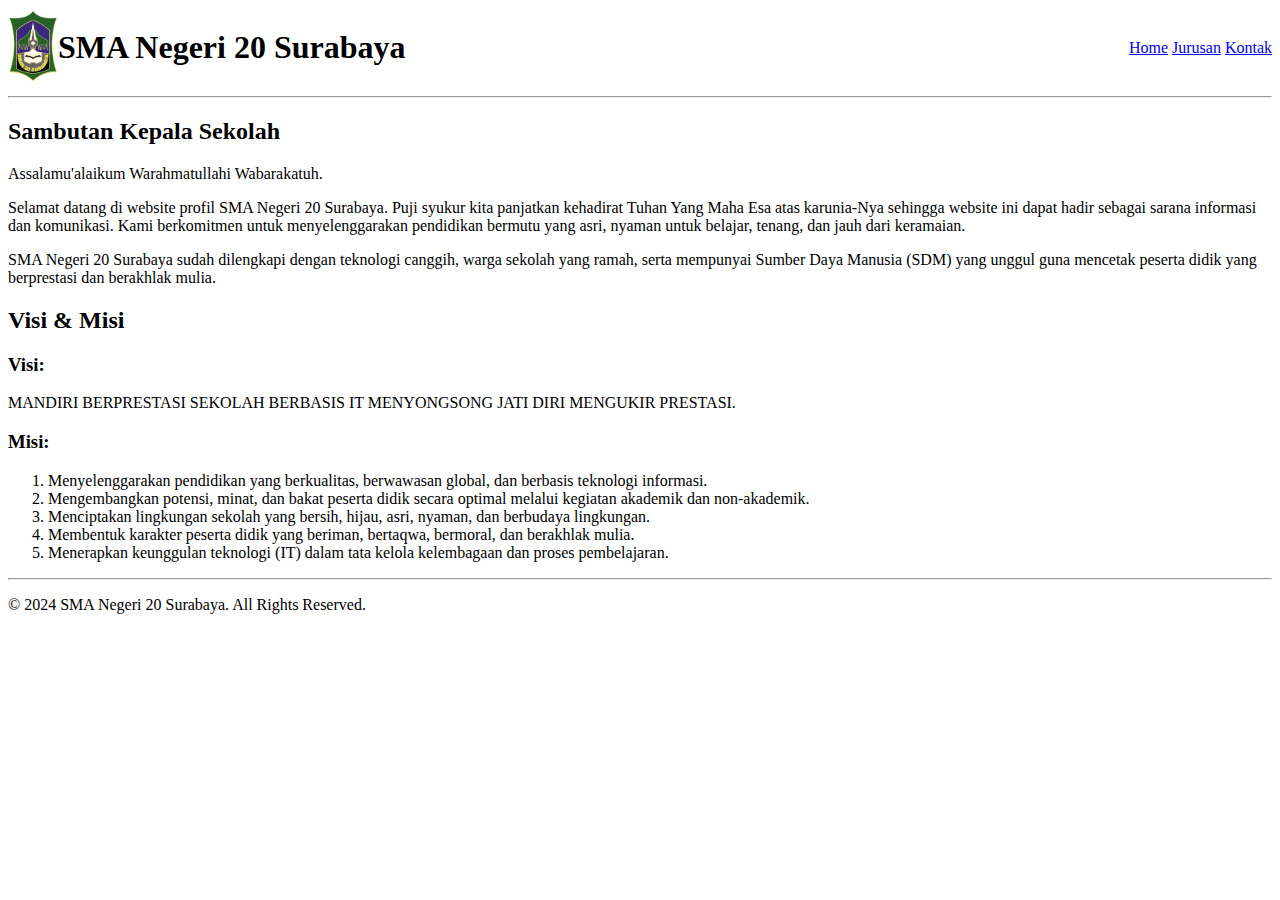
<file: Profil-Sekolah/index.html>
<!DOCTYPE html>
<html lang="id">
<head>
    <meta charset="UTF-8">
    <title>Profil Sekolah - SMA Negeri 20 Surabaya</title>
    <link rel="icon" type="image/png" href="..\Asset\logo\logosman20.png" />
</head>
<body>

    <header>
        <table border="0" cellpadding="0" cellspacing="0" width="100%">
            <tr>
            <td width="50"><a href="../Menu/index.html"><img src="..\Asset\logo\logosman20.png" alt="Logo SMA Negeri 20 Surabaya" width="50"></a></td>
            <td><h1>SMA Negeri 20 Surabaya</h1></td>
            <td align="right">
                <nav>
                    <a href="index.html">Home</a></li>
                    <a href="jurusan.html">Jurusan</a></li>
                    <a href="kontak.html">Kontak</a></li>
                </ul>
                </nav>
            </td>
            </tr>
        </table>
    </header>

    <hr>

    <section>
        <h2>Sambutan Kepala Sekolah</h2>
        <p>Assalamu'alaikum Warahmatullahi Wabarakatuh.</p>
        <p>Selamat datang di website profil SMA Negeri 20 Surabaya. Puji syukur kita panjatkan kehadirat Tuhan Yang Maha Esa atas karunia-Nya sehingga website ini dapat hadir sebagai sarana informasi dan komunikasi. Kami berkomitmen untuk menyelenggarakan pendidikan bermutu yang asri, nyaman untuk belajar, tenang, dan jauh dari keramaian.</p>
        <p>SMA Negeri 20 Surabaya sudah dilengkapi dengan teknologi canggih, warga sekolah yang ramah, serta mempunyai Sumber Daya Manusia (SDM) yang unggul guna mencetak peserta didik yang berprestasi dan berakhlak mulia.</p>

        <h2>Visi & Misi</h2>
        <h3>Visi:</h3>
        <p>MANDIRI BERPRESTASI SEKOLAH BERBASIS IT MENYONGSONG JATI DIRI MENGUKIR PRESTASI.</p>
        
        <h3>Misi:</h3>
        <ol>
            <li>Menyelenggarakan pendidikan yang berkualitas, berwawasan global, dan berbasis teknologi informasi.</li>
            <li>Mengembangkan potensi, minat, dan bakat peserta didik secara optimal melalui kegiatan akademik dan non-akademik.</li>
            <li>Menciptakan lingkungan sekolah yang bersih, hijau, asri, nyaman, dan berbudaya lingkungan.</li>
            <li>Membentuk karakter peserta didik yang beriman, bertaqwa, bermoral, dan berakhlak mulia.</li>
            <li>Menerapkan keunggulan teknologi (IT) dalam tata kelola kelembagaan dan proses pembelajaran.</li>
        </ol>
    </section>

    <hr>

    <footer>
        <p>&copy; 2024 SMA Negeri 20 Surabaya. All Rights Reserved.</p>
    </footer>

</body>
</html>
</file>
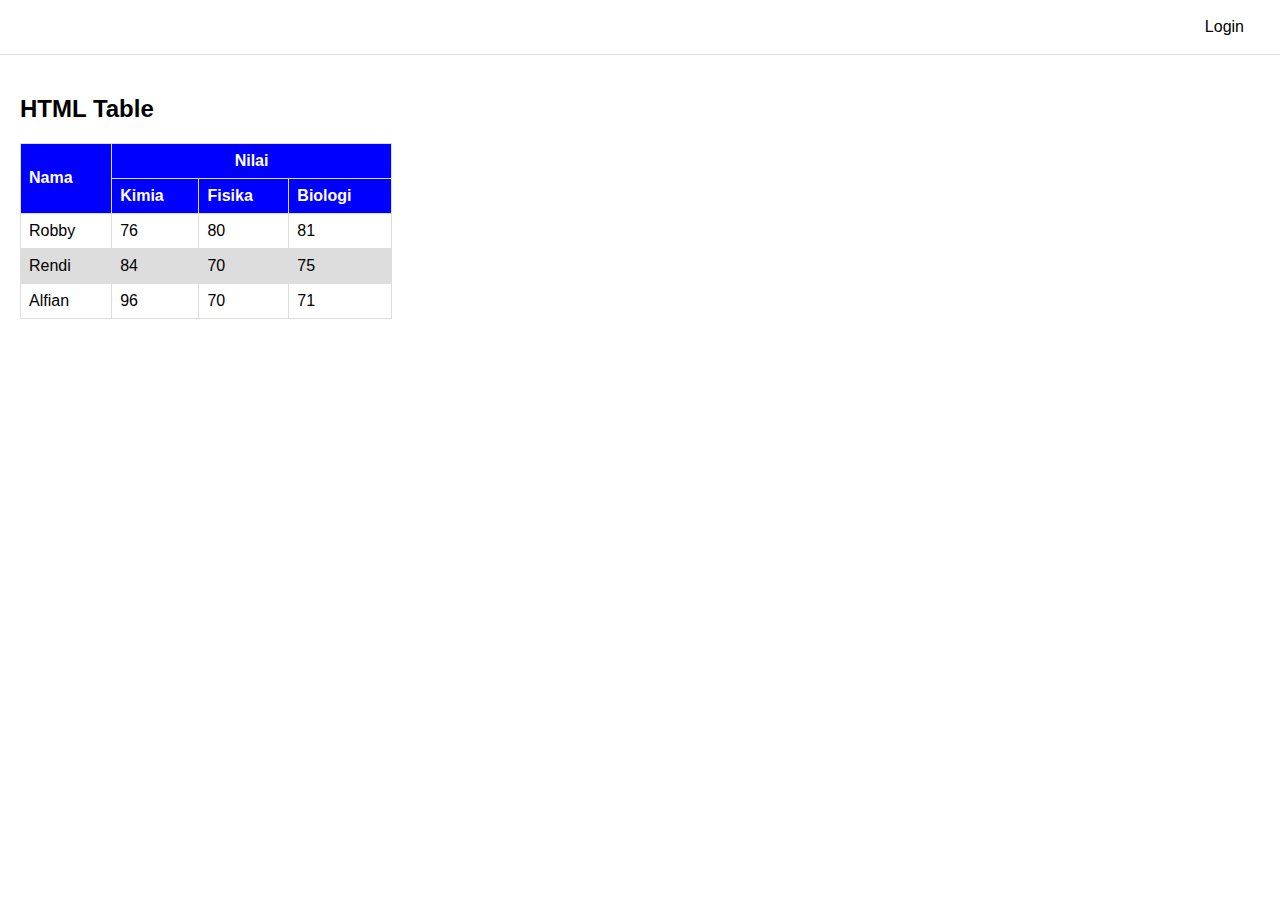
<file: Tugas 2/index.html>
<!DOCTYPE html>
<html>
<head>
<style>
body {
  font-family: arial, sans-serif;
  margin: 0;
  padding: 0;
}

table {
    font-family: arial, sans-serif;
    border-collapse: collapse;
    width: 30%;
    height: 50%;
}

th {
    background-color: blue;
    color: white;
}

td, th {
  border: 1px solid #dddddd;
  text-align: left;
  padding: 8px;
}

tr:nth-child(even) {
  background-color: #dddddd;
}

nav {
  background-color: #ffffff;
  overflow: hidden;
  padding: 10px 20px;
  border-bottom: 1px solid #ddd;
}

nav a {
  color: #000000;
  text-decoration: none;
  font-family: arial, sans-serif;
  font-size: 16px;
  float: right;
  padding: 8px 16px;
  border-radius: 4px;
  cursor: pointer;
}

nav a:hover {
  background-color: #eeeeee;
  color: #000;
}

.content {
  padding: 20px;
}

#form-section {
  display: none;
}

fieldset {
  border: 1px solid #aaa;
  padding: 15px 20px;
  width: 280px;
  margin-bottom: 20px;
}

legend {
  font-weight: bold;
  padding: 0 5px;
}

.form-group {
  margin-bottom: 12px;
  display: flex;
  align-items: center;
}

.form-group label {
  width: 110px;
  font-size: 14px;
}

.form-group input[type="text"],
.form-group input[type="password"] {
  border: 1px solid #aaa;
  padding: 4px 6px;
  font-size: 14px;
  width: 150px;
}

.form-group input[type="text"]:focus,
.form-group input[type="password"]:focus {
  border-color: #5b9bd5;
  outline: none;
  box-shadow: 0 0 3px #5b9bd5;
}

.form-group.checkbox {
  align-items: center;
  gap: 6px;
}

.form-group.checkbox label {
  width: auto;
}

.btn-submit {
  background-color: #000000;
  border: 1px solid #000;
  padding: 5px 14px;
  cursor: pointer;
  font-size: 14px;
  border-radius: 2px;
  color: white;
}

.btn-submit:hover {
  background-color: #333333;
}

.btn-back {
  background-color: #e0e0e0;
  border: 1px solid #aaa;
  padding: 5px 14px;
  cursor: pointer;
  font-size: 14px;
  border-radius: 2px;
  margin-right: 6px;
}

.btn-back:hover {
  background-color: #c8c8c8;
}
</style>
</head>
<body>

<nav>
  <a onclick="document.getElementById('form-section').style.display='block'; document.getElementById('table-section').style.display='none';">Login</a>
</nav>

<div class="content">

  <div id="table-section">
    <h2>HTML Table</h2>
    <table>
      <tr>
        <th rowspan="2">Nama</th>
        <th colspan="3" style="text-align:center">Nilai</th>
      </tr>
      <tr>
        <th>Kimia</th>
        <th>Fisika</th>
        <th>Biologi</th>
      </tr>
      <tr>
        <td>Robby</td>
        <td>76</td>
        <td>80</td>
        <td>81</td>
      </tr>
      <tr>
        <td>Rendi</td>
        <td>84</td>
        <td>70</td>
        <td>75</td>
      </tr>
      <tr>
        <td>Alfian</td>
        <td>96</td>
        <td>70</td>
        <td>71</td>
      </tr>
    </table>
  </div>

  <div id="form-section">

    <fieldset>
      <legend>Login</legend>
      <form action="/action_page.php" method="post">
        <div class="form-group">
          <label for="username">Username:</label>
          <input type="text" id="username" name="username" placeholder="username">
        </div>
        <div class="form-group">
          <label for="password">Password:</label>
          <input type="password" id="password" name="password">
        </div>
        <div class="form-group checkbox">
          <input type="checkbox" id="remember" name="remember">
          <label for="remember">Remember me</label>
        </div>
        <button type="button" class="btn-back" onclick="document.getElementById('form-section').style.display='none'; document.getElementById('table-section').style.display='block';">&#8592; Back</button>
        <button type="submit" class="btn-submit">Login</button>
      </form>
    </fieldset>

  </div>

</div>

</body>
</html>
</file>
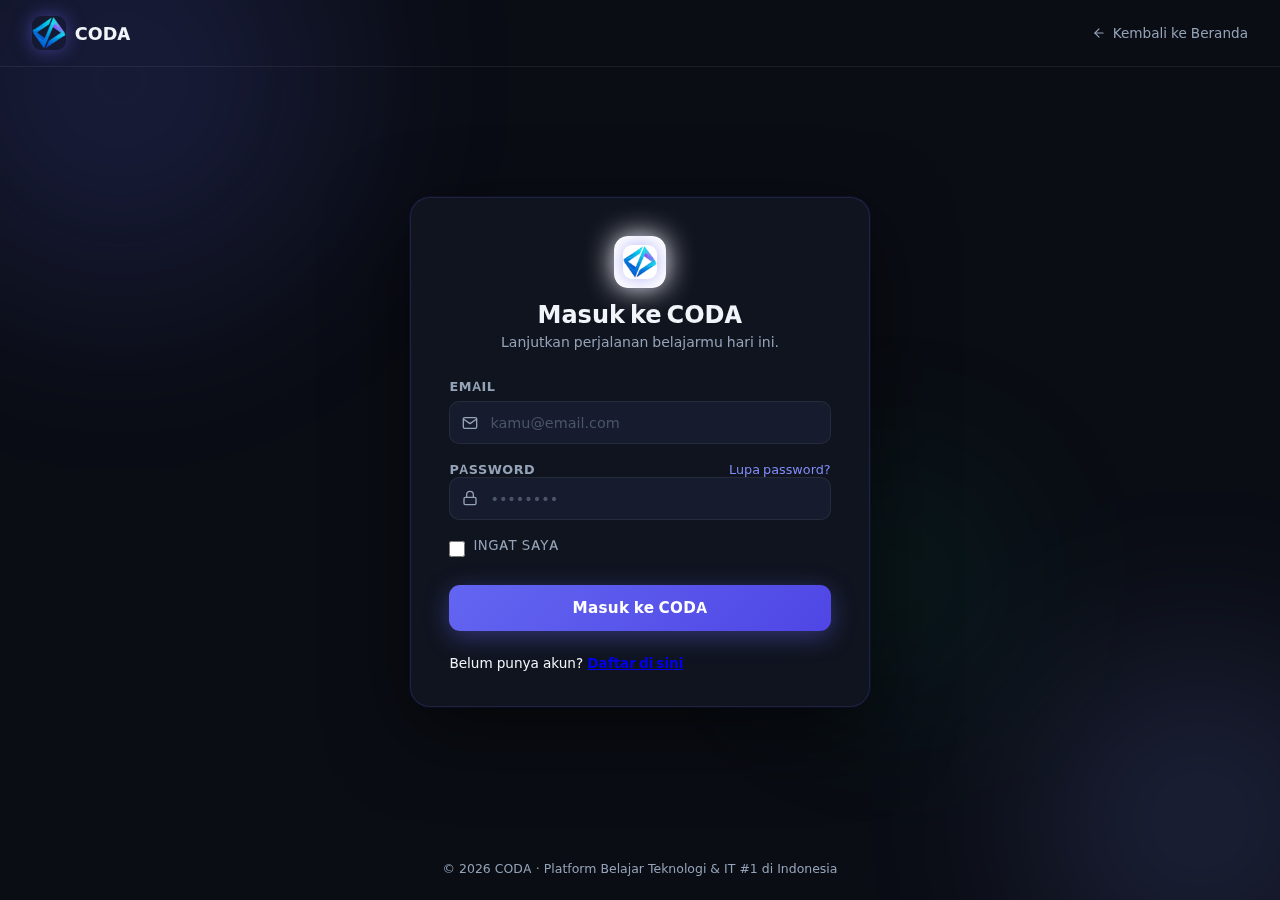
<file: Kursus-Lanjutan/login.html>
<!DOCTYPE html>
<html lang="id">
<head>
  <meta charset="UTF-8" />
  <meta name="viewport" content="width=device-width, initial-scale=1.0" />
  <title>Masuk — CODA</title>
  <link rel="icon" type="image/png" href="../Asset/logo/logo-coda.png" />
  
  
  
  <link rel="stylesheet" href="login.css" />
</head>
<body>

  <!-- Background shapes -->
  <div class="bg-shapes">
    <div class="shape shape-1"></div>
    <div class="shape shape-2"></div>
    <div class="shape shape-3"></div>
  </div>

  <!-- Navbar -->
  <header class="navbar">
    <a href="index.html" class="logo">
      <div class="logo-icon" style="background:transparent;"><img src="../Asset/logo/logo-coda.png" alt="CODA Logo" style="width:100%; height:100%; object-fit:contain;" /></div>
      <span>CODA</span>
    </a>
    <a href="index.html" class="back-link">
      <svg viewBox="0 0 24 24" fill="none" stroke="currentColor" stroke-width="2" stroke-linecap="round" stroke-linejoin="round">
        <line x1="19" y1="12" x2="5" y2="12"/>
        <polyline points="12 19 5 12 12 5"/>
      </svg>
      Kembali ke Beranda
    </a>
  </header>

  <!-- Auth area -->
  <main class="auth-wrapper">
    <div class="auth-card">

      <!-- Brand -->
      <div class="card-brand">
        <div class="brand-icon">
          <div class="logo-icon" style="background:transparent;"><img src="../Asset/logo/logo-coda.png" alt="CODA Logo" style="width:100%; height:100%; object-fit:contain;" /></div>
        </div>
        <h1>Masuk ke CODA</h1>
        <p>Lanjutkan perjalanan belajarmu hari ini.</p>
      </div>

      <div class="auth-panel" style="display: block;">

        <!-- Login form -->
        <form method="post" action="#">
          <div class="field">
            <label for="login-email">Email</label>
            <div class="field-wrap">
              <span class="field-icon">
                <svg viewBox="0 0 24 24" fill="none" stroke="currentColor" stroke-width="2" stroke-linecap="round" stroke-linejoin="round"><path d="M4 4h16c1.1 0 2 .9 2 2v12c0 1.1-.9 2-2 2H4c-1.1 0-2-.9-2-2V6c0-1.1.9-2 2-2z"/><polyline points="22,6 12,13 2,6"/></svg>
              </span>
              <input type="email" id="login-email" name="email" placeholder="kamu@email.com" autocomplete="email" required />
            </div>
          </div>
          <div class="field">
            <div class="field-row">
              <label for="login-password">Password</label>
              <a href="#" class="forgot-link">Lupa password?</a>
            </div>
            <div class="field-wrap">
              <span class="field-icon">
                <svg viewBox="0 0 24 24" fill="none" stroke="currentColor" stroke-width="2" stroke-linecap="round" stroke-linejoin="round"><rect x="3" y="11" width="18" height="11" rx="2" ry="2"/><path d="M7 11V7a5 5 0 0 1 10 0v4"/></svg>
              </span>
              <input type="password" id="login-password" name="password" placeholder="••••••••" autocomplete="current-password" required />
            </div>
          </div>
          <div class="field check-row">
            <input type="checkbox" id="remember-me" name="remember" />
            <label for="remember-me"><span>Ingat saya</span></label>
          </div>
          <button type="submit" class="btn-submit">Masuk ke CODA</button>
        </form>

        <p class="terms-text" style="font-size:0.85rem; margin-top:24px;">
          Belum punya akun? <a href="register.html" style="font-weight:600;">Daftar di sini</a>
        </p>
      </div>

    </div>
  </main>

  <footer class="auth-footer">
    © 2026 CODA · Platform Belajar Teknologi &amp; IT #1 di Indonesia
  </footer>

</body>
</html>
</file>
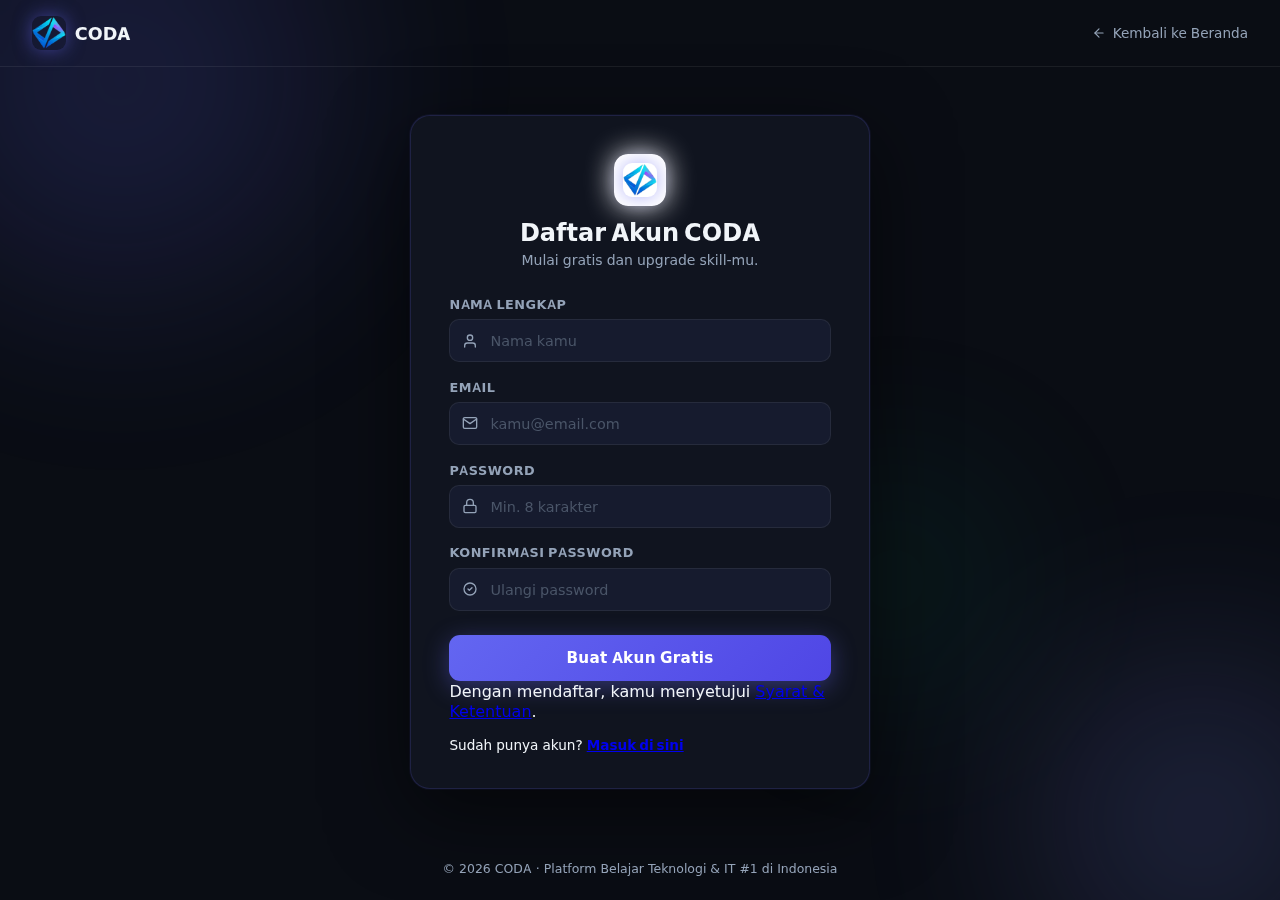
<file: Kursus-Lanjutan/register.html>
<!DOCTYPE html>
<html lang="id">
<head>
  <meta charset="UTF-8" />
  <meta name="viewport" content="width=device-width, initial-scale=1.0" />
  <title>Daftar — CODA</title>
  <link rel="icon" type="image/png" href="../Asset/logo/logo-coda.png" />
  
  
  
  <link rel="stylesheet" href="login.css" />
</head>
<body>

  <!-- Background shapes -->
  <div class="bg-shapes">
    <div class="shape shape-1"></div>
    <div class="shape shape-2"></div>
    <div class="shape shape-3"></div>
  </div>

  <!-- Navbar -->
  <header class="navbar">
    <a href="index.html" class="logo">
      <div class="logo-icon" style="background:transparent;"><img src="../Asset/logo/logo-coda.png" alt="CODA Logo" style="width:100%; height:100%; object-fit:contain;" /></div>
      <span>CODA</span>
    </a>
    <a href="index.html" class="back-link">
      <svg viewBox="0 0 24 24" fill="none" stroke="currentColor" stroke-width="2" stroke-linecap="round" stroke-linejoin="round">
        <line x1="19" y1="12" x2="5" y2="12"/>
        <polyline points="12 19 5 12 12 5"/>
      </svg>
      Kembali ke Beranda
    </a>
  </header>

  <!-- Auth area -->
  <main class="auth-wrapper">
    <div class="auth-card">

      <!-- Brand -->
      <div class="card-brand">
        <div class="brand-icon">
          <div class="logo-icon" style="background:transparent;"><img src="../Asset/logo/logo-coda.png" alt="CODA Logo" style="width:100%; height:100%; object-fit:contain;" /></div>
        </div>
        <h1>Daftar Akun CODA</h1>
        <p>Mulai gratis dan upgrade skill-mu.</p>
      </div>

      <div class="auth-panel" style="display: block;">

        <!-- Register form -->
        <form method="post" action="#">
          <div class="field">
            <label for="reg-name">Nama Lengkap</label>
            <div class="field-wrap">
              <span class="field-icon">
                <svg viewBox="0 0 24 24" fill="none" stroke="currentColor" stroke-width="2" stroke-linecap="round" stroke-linejoin="round"><path d="M20 21v-2a4 4 0 0 0-4-4H8a4 4 0 0 0-4 4v2"/><circle cx="12" cy="7" r="4"/></svg>
              </span>
              <input type="text" id="reg-name" name="name" placeholder="Nama kamu" autocomplete="name" required />
            </div>
          </div>
          <div class="field">
            <label for="reg-email">Email</label>
            <div class="field-wrap">
              <span class="field-icon">
                <svg viewBox="0 0 24 24" fill="none" stroke="currentColor" stroke-width="2" stroke-linecap="round" stroke-linejoin="round"><path d="M4 4h16c1.1 0 2 .9 2 2v12c0 1.1-.9 2-2 2H4c-1.1 0-2-.9-2-2V6c0-1.1.9-2 2-2z"/><polyline points="22,6 12,13 2,6"/></svg>
              </span>
              <input type="email" id="reg-email" name="email" placeholder="kamu@email.com" autocomplete="email" required />
            </div>
          </div>
          <div class="field">
            <label for="reg-password">Password</label>
            <div class="field-wrap">
              <span class="field-icon">
                <svg viewBox="0 0 24 24" fill="none" stroke="currentColor" stroke-width="2" stroke-linecap="round" stroke-linejoin="round"><rect x="3" y="11" width="18" height="11" rx="2" ry="2"/><path d="M7 11V7a5 5 0 0 1 10 0v4"/></svg>
              </span>
              <input type="password" id="reg-password" name="password" placeholder="Min. 8 karakter" autocomplete="new-password" minlength="8" required />
            </div>
          </div>
          <div class="field">
            <label for="reg-confirm">Konfirmasi Password</label>
            <div class="field-wrap">
              <span class="field-icon">
                <svg viewBox="0 0 24 24" fill="none" stroke="currentColor" stroke-width="2" stroke-linecap="round" stroke-linejoin="round"><path d="M9 12l2 2 4-4"/><path d="M21 12c0 4.97-4.03 9-9 9S3 16.97 3 12 7.03 3 12 3s9 4.03 9 9z"/></svg>
              </span>
              <input type="password" id="reg-confirm" name="confirm_password" placeholder="Ulangi password" autocomplete="new-password" minlength="8" required />
            </div>
          </div>
          <button type="submit" class="btn-submit">Buat Akun Gratis</button>
          
          <p class="terms-text">
            Dengan mendaftar, kamu menyetujui
            <a href="#">Syarat &amp; Ketentuan</a>.
          </p>
        </form>

        <p class="terms-text" style="font-size:0.85rem; margin-top:16px;">
          Sudah punya akun? <a href="login.html" style="font-weight:600;">Masuk di sini</a>
        </p>
      </div>

    </div>
  </main>

  <footer class="auth-footer">
    © 2026 CODA · Platform Belajar Teknologi &amp; IT #1 di Indonesia
  </footer>

</body>
</html>
</file>
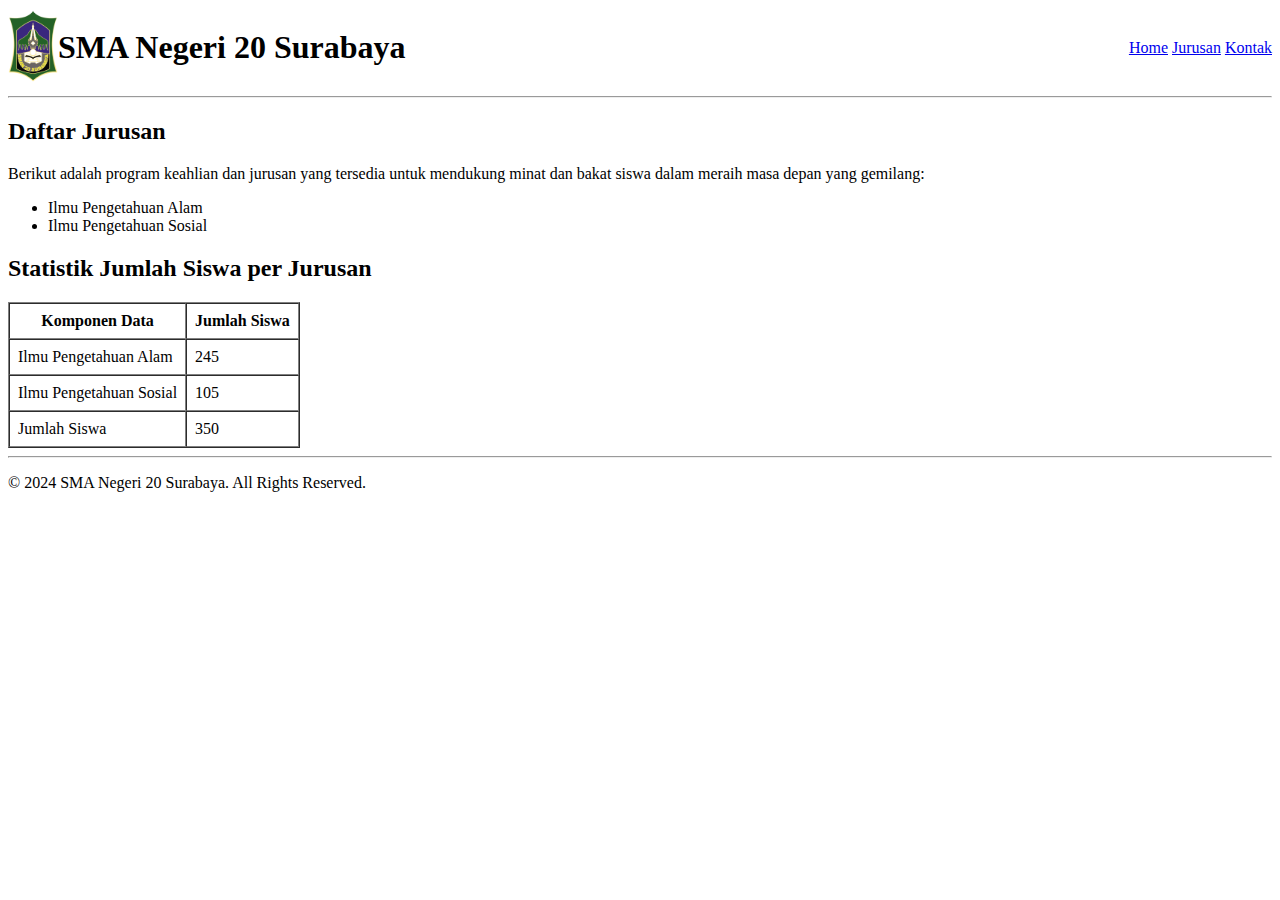
<file: Profil-Sekolah/jurusan.html>
<!DOCTYPE html>
<html lang="id">

<head>
    <meta charset="UTF-8">
    <title>SMA Negeri 20 Surabaya</title>
    <link rel="icon" type="image/png" href="..\Asset\logo\logo_sma20surabaya.jpg" />
</head>

<body>

    <header>
        <table border="0" cellpadding="0" cellspacing="0" width="100%">
            <tr>
            <td width="50"><a href="../Menu/index.html"><img src="..\Asset\logo\logosman20.png" alt="Logo SMA Negeri 20 Surabaya" width="50"></a></td>
            <td><h1>SMA Negeri 20 Surabaya</h1></td>
            <td align="right">
                <nav>
                    <a href="index.html">Home</a></li>
                    <a href="jurusan.html">Jurusan</a></li>
                    <a href="kontak.html">Kontak</a></li>
                </ul>
                </nav>
            </td>
            </tr>
        </table>
    </header>

    <hr>

    <section>
        <h2>Daftar Jurusan</h2>
        <p>Berikut adalah program keahlian dan jurusan yang tersedia untuk mendukung minat dan bakat siswa dalam meraih
            masa depan yang gemilang:</p>
        <ul>
            <li>Ilmu Pengetahuan Alam</li>
            <li>Ilmu Pengetahuan Sosial</li>
        </ul>

        <h2>Statistik Jumlah Siswa per Jurusan</h2>
        <table border="1" cellpadding="8" cellspacing="0">
            <thead>
                <tr>
                    <th>Komponen Data</th>
                    <th>Jumlah Siswa</th>
                </tr>
            </thead>
            <tbody>
                <tr>
                    <td>Ilmu Pengetahuan Alam</td>
                    <td>245</td>
                </tr>
                <tr>
                    <td>Ilmu Pengetahuan Sosial</td>
                    <td>105</td>
                </tr>
                <tr>
                    <td>Jumlah Siswa</td>
                    <td>350</td>
                </tr>
            </tbody>
        </table>
    </section>

    <hr>

    <footer>
        <p>&copy; 2024 SMA Negeri 20 Surabaya. All Rights Reserved.</p>
    </footer>

</body>

</html>
</file>
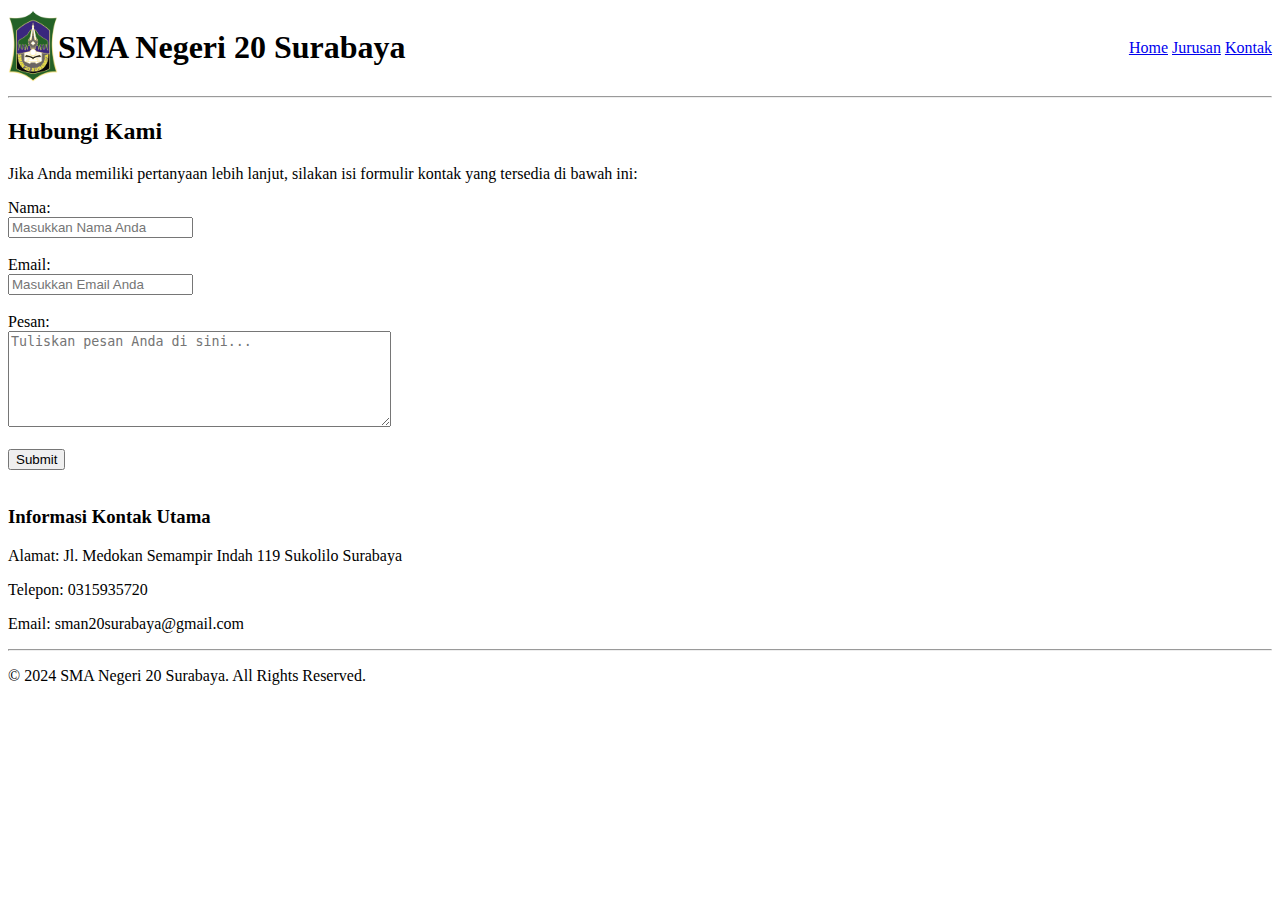
<file: Profil-Sekolah/kontak.html>
<!DOCTYPE html>
<html lang="id">

<head>
    <meta charset="UTF-8">
    <title>SMA Negeri 20 Surabaya</title>
    <link rel="icon" type="image/png" href="..\Asset\logo\logo_sma20surabaya.jpg" />
</head>

<body>

    <header>
        <table border="0" cellpadding="0" cellspacing="0" width="100%">
            <tr>
            <td width="50"><a href="../Menu/index.html"><img src="..\Asset\logo\logosman20.png" alt="Logo SMA Negeri 20 Surabaya" width="50"></a></td>
            <td><h1>SMA Negeri 20 Surabaya</h1></td>
            <td align="right">
                <nav>
                    <a href="index.html">Home</a></li>
                    <a href="jurusan.html">Jurusan</a></li>
                    <a href="kontak.html">Kontak</a></li>
                </ul>
                </nav>
            </td>
            </tr>
        </table>
    </header>

    <hr>

    <section>
        <h2>Hubungi Kami</h2>
        <p>Jika Anda memiliki pertanyaan lebih lanjut, silakan isi formulir kontak yang tersedia di bawah ini:</p>

        <form action="#" method="POST">
            <label for="nama">Nama:</label><br>
            <input type="text" id="nama" name="nama" placeholder="Masukkan Nama Anda" required><br><br>

            <label for="email">Email:</label><br>
            <input type="email" id="email" name="email" placeholder="Masukkan Email Anda" required><br><br>

            <label for="pesan">Pesan:</label><br>
            <textarea id="pesan" name="pesan" rows="6" cols="45" placeholder="Tuliskan pesan Anda di sini..."
                required></textarea><br><br>

            <button type="submit">Submit</button>
        </form>

        <br>
        <h3>Informasi Kontak Utama</h3>
        <p>Alamat: Jl. Medokan Semampir Indah 119 Sukolilo Surabaya</p>
        <p>Telepon: 0315935720</p>
        <p>Email: sman20surabaya@gmail.com</p>
    </section>

    <hr>

    <footer>
        <p>&copy; 2024 SMA Negeri 20 Surabaya. All Rights Reserved.</p>
    </footer>

</body>

</html>
</file>
<file: CV/css/navbar.css>
/* navbar.css — Fixed top navbar, glassmorphism, dynamic scroll effect */

.navbar {
    display: flex;
    justify-content: space-between;
    align-items: center;
    padding: 35px 6%;
    background-color: transparent;
    position: fixed;
    width: 100%;
    top: 0;
    z-index: 1000;
    transition: all 0.4s cubic-bezier(0.4, 0, 0.2, 1);
    border-bottom: 1px solid transparent;
}

.navbar.scrolled {
    padding: 15px 6%;
    background-color: rgba(10, 14, 23, 0.85);
    backdrop-filter: blur(16px);
    -webkit-backdrop-filter: blur(16px);
    border-bottom: 1px solid rgba(255, 255, 255, 0.05);
    box-shadow: 0 4px 30px rgba(0, 0, 0, 0.4);
}

.nav-brand {
    font-size: 1.25rem;
    font-weight: 800;
    letter-spacing: 2px;
    color: #fff;
    transition: opacity 0.3s;
}

.nav-brand:hover {
    opacity: 0.8;
}

.nav-links {
    display: flex;
    list-style: none;
    gap: 35px;
}

.nav-links a {
    font-size: 0.85rem;
    font-weight: 600;
    text-transform: uppercase;
    letter-spacing: 1.5px;
    color: #a0aab5;
    position: relative;
    padding-bottom: 6px;
    transition: color 0.3s;
}

/* Garis bawah bercahaya saat hover */
.nav-links a::after {
    content: '';
    position: absolute;
    bottom: 0;
    left: 0;
    width: 0;
    height: 2px;
    background-color: #4a90e2;
    transition: width 0.3s ease;
    border-radius: 2px;
    box-shadow: 0 0 8px rgba(74, 144, 226, 0.6);
}

.nav-links a:hover,
.nav-links a.active {
    color: #fff;
}

.nav-links a:hover::after,
.nav-links a.active::after {
    width: 100%;
}
</file>
<file: CV/css/shared.css>
/* shared.css — Full-page section layout, shared typography, utilities, buttons, tags */

/* Full-page section layout */
.hero,
.container,
footer {
    min-height: 100vh;
    display: flex;
    flex-direction: column;
    justify-content: center;
    border-bottom: 1px solid rgba(255, 255, 255, 0.05);
}

.experience-section {
    height: 100vh;
    overflow-y: auto;
    display: flex;
    flex-direction: column;
    border-bottom: 1px solid rgba(255, 255, 255, 0.05);
    box-sizing: border-box;
    scrollbar-width: none;
    -ms-overflow-style: none;
}

.experience-section::-webkit-scrollbar {
    display: none;
}

.experience-inner {
    padding: 100px 5%;
    max-width: 1200px;
    width: 100%;
    margin: 0 auto;
}

.container {
    padding: 100px 5%;
    max-width: 1200px;
    margin: 0 auto;
}

/* Typography utilities */
.jp-subtitle,
.jp-heading,
.jp-category {
    color: #4a90e2;
    font-size: 0.9rem;
    letter-spacing: 2px;
    display: block;
    margin-bottom: 10px;
}

.highlight {
    color: #fff;
    font-weight: bold;
}

.text-accent {
    color: #4a90e2;
}

.section-header,
.section-title {
    margin-bottom: 60px;
}

.section-header h2,
.section-title {
    font-size: 3.5rem;
    color: #fff;
    font-weight: 300;
    letter-spacing: -1px;
}

/* Buttons */
.btn {
    padding: 12px 30px;
    border-radius: 4px;
    font-weight: 600;
    letter-spacing: 1px;
    transition: all 0.3s;
}

.primary-btn {
    background-color: #e0e0e0;
    color: #0d0d0d;
}

.primary-btn:hover {
    background-color: #fff;
    transform: translateY(-2px);
}

.secondary-btn {
    border: 1px solid #e0e0e0;
    color: #e0e0e0;
}

.secondary-btn:hover {
    background-color: #e0e0e0;
    color: #0d0d0d;
}

/* Shared tag styles */
.tags {
    display: flex;
    flex-wrap: wrap;
    gap: 10px;
}

.tags span {
    background-color: #222;
    color: #ccc;
    padding: 5px 12px;
    border-radius: 20px;
    font-size: 0.8rem;
    border: 1px solid #333;
}
</file>
<file: CV/css/hero.css>
/* hero.css — Hero section, portrait slideshow, dynamic typing tags */

.hero {
    min-height: 100vh;
    display: flex;
    align-items: center;
    padding: 0 5%;
    padding-top: 80px;
}

.hero-inner {
    display: flex;
    align-items: center;
    justify-content: space-between;
    width: 100%;
    max-width: 1200px;
    margin: 0 auto;
    gap: 50px;
}

.hero-content {
    flex: 1;
    text-align: left;
    margin: 0;
    max-width: 800px;
}

.role {
    font-size: 1rem;
    text-transform: uppercase;
    letter-spacing: 3px;
    color: #888;
    margin-bottom: 20px;
}

.title {
    font-size: 4.5rem;
    line-height: 1.2;
    margin-bottom: 30px;
    font-weight: 800;
    min-height: 170px;
}

/* Typed text & cursor */
.typed-text {
    color: #4a90e2;
}

.cursor {
    display: inline-block;
    width: 5px;
    height: 1em;
    background-color: #fff;
    margin-left: 8px;
    vertical-align: text-bottom;
    animation: blink 1s infinite;
}

.cursor.typing {
    animation: none;
}

@keyframes blink {

    0%,
    100% {
        background-color: transparent;
    }

    50% {
        background-color: #fff;
    }
}

/* Dynamic content */
.dynamic-content {
    min-height: 120px;
    margin-bottom: 40px;
}

.dynamic-subtitle {
    font-size: 1.1rem;
    color: #aaa;
    margin-bottom: 15px;
    letter-spacing: 1px;
}

.dynamic-tags {
    display: flex;
    flex-wrap: wrap;
    justify-content: flex-start;
    gap: 10px;
}

.tags-row-break {
    width: 100%;
    height: 0;
}

.dynamic-tag {
    background-color: rgba(74, 144, 226, 0.1);
    color: #4a90e2;
    padding: 6px 16px;
    border-radius: 20px;
    font-size: 0.85rem;
    font-weight: 600;
    border: 1px solid rgba(74, 144, 226, 0.2);
    opacity: 0;
    transform: translateY(10px);
    animation: tagFadeIn 0.4s forwards;
    cursor: pointer;
    transition: background-color 0.2s ease, border-color 0.2s ease,
        box-shadow 0.2s ease, transform 0.1s ease;
    user-select: none;
}

.dynamic-tag:hover {
    background-color: rgba(74, 144, 226, 0.2);
    border-color: rgba(74, 144, 226, 0.5);
    box-shadow: 0 0 12px rgba(74, 144, 226, 0.25);
}

.dynamic-tag:active {
    transform: scale(0.93);
    background-color: rgba(74, 144, 226, 0.3);
    box-shadow: 0 0 6px rgba(74, 144, 226, 0.2);
}

@keyframes tagFadeIn {
    to {
        opacity: 1;
        transform: translateY(0);
    }
}

/* Hero buttons */
.hero-buttons {
    display: flex;
    justify-content: flex-start;
    gap: 20px;
}

/* About Description */
.about-description {
    margin-bottom: 40px;
    font-size: 1.05rem;
    line-height: 1.6;
    color: #bbb;
    animation: tagFadeIn 0.8s 0.2s forwards;
    opacity: 0;
}

.about-description p {
    margin-bottom: 15px;
}

.dream-job-text {
    color: #4a90e2;
    font-weight: 600;
}

.dream-job-text strong {
    color: #fff;
    font-weight: 700;
}

/* Hero image / portrait slideshow */
.hero-image-wrapper {
    flex-shrink: 0;
    display: flex;
    justify-content: center;
    align-items: center;
    opacity: 0;
    transform: translateY(40px);
    animation: tagFadeIn 0.8s 0.5s forwards;
}

.portrait-frame {
    width: 320px;
    height: 420px;
    border-radius: 16px;
    overflow: hidden;
    border: 2px solid #222;
    box-shadow: 0 15px 35px rgba(0, 0, 0, 0.5);
    background-color: #151515;
    position: relative;
}

.portrait-slide {
    position: absolute;
    inset: 0;
    width: 100%;
    height: 100%;
    object-fit: cover;
    opacity: 0;
    transition: opacity 1s ease-in-out;
}

.portrait-slide.active {
    opacity: 1;
}
</file>
<file: CV/css/timeline.css>
/* timeline.css — Education & Experience timeline (v2 vertical style) */

.timeline {
    display: flex;
    flex-direction: column;
    gap: 40px;
}

.timeline-item {
    display: grid;
    grid-template-columns: 1fr 2fr;
    gap: 30px;
    background-color: #151515;
    padding: 30px;
    border-radius: 8px;
    border: 1px solid #222;
}

.timeline-v2 {
    border-left: 1px solid #222;
    margin-left: 15px;
    padding-top: 5px;
    padding-bottom: 5px;
}

.timeline-item-v2 {
    position: relative;
    padding-left: 40px;
    margin-bottom: 60px;
}

.timeline-item-v2:last-child {
    margin-bottom: 0;
}

.timeline-item-v2::before {
    content: '';
    position: absolute;
    left: -8px;
    top: 6px;
    width: 15px;
    height: 15px;
    border-radius: 50%;
    background-color: #555;
}

.timeline-item-v2.present::before {
    background-color: #4a90e2;
    box-shadow: 0 0 10px rgba(74, 144, 226, 0.3);
}

.timeline-date {
    font-size: 1rem;
    color: #aaa;
    margin-bottom: 8px;
    font-weight: 400;
}

.timeline-role {
    font-size: 2.2rem;
    color: #fff;
    font-weight: 500;
    margin-bottom: 8px;
    line-height: 1.2;
    letter-spacing: -0.5px;
}

.timeline-company {
    font-size: 1.1rem;
    color: #666;
    font-weight: 400;
}

.timeline-course {
    display: inline-block;
    margin-top: 10px;
    font-size: 0.85rem;
    color: #4a90e2;
    background-color: rgba(74, 144, 226, 0.1);
    border: 1px solid rgba(74, 144, 226, 0.2);
    padding: 4px 14px;
    border-radius: 20px;
    font-weight: 600;
    letter-spacing: 0.5px;
}
</file>
<file: CV/css/projects.css>
/* projects.css — Projects section, expandable extra cards, See More button */

.projects-inner {
    padding: 100px 5%;
    max-width: 1200px;
    width: 100%;
    margin: 0 auto;
}

.projects-grid {
    display: grid;
    grid-template-columns: repeat(auto-fit, minmax(350px, 1fr));
    gap: 30px;
}

/* Extra projects — hidden by default */
.projects-extra {
    max-height: 0;
    overflow: hidden;
    transition: max-height 0.6s cubic-bezier(0.16, 1, 0.3, 1),
        opacity 0.4s ease,
        margin-top 0.4s ease;
    opacity: 0;
    margin-top: 0;
}

.projects-extra.expanded {
    max-height: 1000px;
    opacity: 1;
    margin-top: 30px;
}

/* See More button */
.see-more-wrapper {
    display: flex;
    justify-content: center;
    margin-top: 36px;
}

.see-more-btn {
    background: transparent;
    border: 1px solid rgba(74, 144, 226, 0.35);
    color: #4a90e2;
    padding: 10px 28px;
    border-radius: 30px;
    font-size: 0.9rem;
    font-weight: 600;
    letter-spacing: 0.5px;
    cursor: pointer;
    display: flex;
    align-items: center;
    gap: 10px;
    transition: background 0.2s ease, border-color 0.2s ease,
        box-shadow 0.2s ease, transform 0.1s ease;
}

.see-more-btn:hover {
    background: rgba(74, 144, 226, 0.1);
    border-color: rgba(74, 144, 226, 0.6);
    box-shadow: 0 0 16px rgba(74, 144, 226, 0.2);
}

.see-more-btn:active {
    transform: scale(0.95);
}

.see-more-arrow {
    display: inline-block;
    transition: transform 0.35s ease;
}

.see-more-btn.open .see-more-arrow {
    transform: rotate(180deg);
}

/* Project cards */
.project-card {
    background-color: #151515;
    border: 1px solid #222;
    border-radius: 8px;
    padding: 30px;
    position: relative;
    transition: transform 0.3s;
}

.project-card:hover {
    transform: translateY(-5px);
}

.project-number {
    position: absolute;
    top: 20px;
    right: 20px;
    font-size: 2rem;
    color: #222;
    font-weight: 800;
}

.project-info h3 {
    font-size: 1.5rem;
    color: #fff;
    margin-top: 10px;
    margin-bottom: 15px;
}

.project-info p {
    color: #aaa;
    margin-bottom: 20px;
    font-size: 0.95rem;
}

.project-links {
    display: flex;
    gap: 16px;
    margin-top: 20px;
    align-items: center;
}

.project-links a {
    display: inline-flex;
    opacity: 0.5;
    transition: opacity 0.2s ease, transform 0.2s ease;
}

.project-links a:hover {
    opacity: 1;
    transform: translateY(-3px);
}

.project-links a:active {
    transform: scale(0.9);
}

.project-links img {
    width: 26px;
    height: 26px;
    object-fit: contain;
    filter: brightness(0) invert(1);
    transition: filter 0.2s ease;
}

.project-links a:hover img {
    filter: brightness(0) invert(1) brightness(1.4);
}
</file>
<file: CV/css/achievement.css>
/* achievement.css — Achievement card grid with image-top + dark info panel */

.achievement-grid {
    display: grid;
    grid-template-columns: repeat(auto-fit, minmax(260px, 1fr));
    gap: 28px;
}

.achievement-card {
    border-radius: 12px;
    overflow: hidden;
    background-color: #111;
    border: 1px solid #1e1e1e;
    transition: transform 0.3s ease, box-shadow 0.3s ease;
    display: flex;
    flex-direction: column;
}

.achievement-card:hover {
    transform: translateY(-6px);
    box-shadow: 0 20px 40px rgba(0, 0, 0, 0.5);
}

.achievement-cover {
    width: 100%;
    aspect-ratio: 16 / 9;
    overflow: hidden;
    background-color: #1a1a2e;
}

.achievement-cover img {
    width: 100%;
    height: 100%;
    object-fit: cover;
    display: block;
    transition: transform 0.5s ease;
}

.achievement-card:hover .achievement-cover img {
    transform: scale(1.06);
}

.achievement-info {
    padding: 24px;
    flex: 1;
    display: flex;
    flex-direction: column;
    gap: 6px;
    background-color: #111;
}

.achievement-info h3 {
    font-size: 1.1rem;
    font-weight: 700;
    color: #fff;
    line-height: 1.4;
    margin: 0;
}

.achievement-meta {
    font-size: 0.85rem;
    color: #666;
    margin: 0;
    letter-spacing: 0.3px;
}

.achievement-link {
    display: inline-block;
    margin-top: 12px;
    font-size: 0.85rem;
    font-weight: 600;
    color: #4a90e2;
    letter-spacing: 0.5px;
    transition: color 0.2s ease, letter-spacing 0.2s ease;
}

.achievement-link:hover {
    color: #74aaee;
    letter-spacing: 1px;
}
</file>
<file: CV/css/footer.css>
/* footer.css — Footer / Contact section */

footer {
    background-color: #0a0a0a;
    border-bottom: none;
    scroll-snap-align: start;
}

.footer-content {
    text-align: center;
    width: 100%;
    max-width: 800px;
    margin: 0 auto;
    padding: 0 5%;
}

.footer-content h2 {
    font-size: 2.5rem;
    margin-bottom: 20px;
    color: #fff;
}

.footer-content p {
    color: #888;
    max-width: 500px;
    margin: 0 auto 30px;
}

.email-link {
    display: inline-block;
    font-size: 1.5rem;
    color: #fff;
    font-weight: 700;
    margin-bottom: 40px;
    border-bottom: 2px solid #4a90e2;
    padding-bottom: 5px;
}

.social-links {
    display: flex;
    justify-content: center;
    gap: 30px;
    margin-bottom: 40px;
}

.social-links a {
    display: inline-flex;
    align-items: center;
    transition: transform 0.2s ease, opacity 0.2s ease;
    opacity: 0.5;
}

.social-links a:hover {
    opacity: 1;
    transform: translateY(-3px);
}

.social-links a:active {
    transform: scale(0.9);
}

.social-links img {
    width: 32px;
    height: 32px;
    object-fit: contain;
    filter: brightness(0) invert(1);
    transition: filter 0.2s ease;
}

.social-links a:hover img {
    filter: brightness(0) invert(1) brightness(1.4);
}

.copyright {
    font-size: 0.85rem;
    color: #444;
}
</file>
<file: CV/css/animations.css>
/* animations.css — Scroll progress bar, scroll-in animations, responsive */

/* Scroll progress bar */
.scroll-progress-container {
    position: fixed;
    bottom: 0;
    left: 0;
    width: 100%;
    height: 4px;
    background-color: rgba(255, 255, 255, 0.1);
    z-index: 9999;
    transform: translateY(100%);
    opacity: 0;
    transition: transform 0.4s cubic-bezier(0.16, 1, 0.3, 1), opacity 0.4s ease;
}

.scroll-progress-container.active {
    transform: translateY(0);
    opacity: 1;
}

.scroll-progress-bar {
    height: 100%;
    width: 0%;
    background-color: #fff;
    transition: width 0.15s ease-out;
}

/* Scroll-in animations (IntersectionObserver) */
.achievement-card,
.project-card,
.section-header {
    opacity: 0;
    transform: translateY(40px);
    transition: all 0.8s ease-out;
}

.show-element {
    opacity: 1;
    transform: translateY(0);
}

/* Timeline stagger */
.timeline-item-v2 {
    opacity: 0;
    transform: translateY(20px);
    animation: timelineFadeIn 0.5s ease-out forwards;
}

@keyframes timelineFadeIn {
    to {
        opacity: 1;
        transform: translateY(0);
    }
}

.timeline-item-v2:nth-child(1) {
    animation-delay: 0.1s;
}

.timeline-item-v2:nth-child(2) {
    animation-delay: 0.25s;
}

.timeline-item-v2:nth-child(3) {
    animation-delay: 0.4s;
}

.timeline-item-v2:nth-child(4) {
    animation-delay: 0.55s;
}

.achievement-card:nth-child(2) {
    transition-delay: 0.2s;
}

.achievement-card:nth-child(3) {
    transition-delay: 0.4s;
}

/* Responsive */
@media (max-width: 900px) {
    .hero-inner {
        flex-direction: column-reverse;
        justify-content: center;
        gap: 30px;
        padding-top: 40px;
    }

    .portrait-frame {
        width: 240px;
        height: 315px;
    }
}

@media (max-width: 768px) {
    .nav-links {
        display: none;
    }

    .title {
        font-size: 3rem;
    }

    .section-header h2,
    .section-title {
        font-size: 2.8rem;
    }

    .timeline-item {
        grid-template-columns: 1fr;
    }

    .timeline-role {
        font-size: 1.8rem;
    }

    .timeline-item-v2 {
        margin-bottom: 40px;
    }
}
</file>
<file: Menu/style.css>
/* =========================================================
   style.css — Menu Utama  |  Tema Hitam × Biru
   ========================================================= */

/* ── Design Tokens ──────────────────────────────────────── */
:root {
    --bg: #0a0a0f;
    --bg-surface: #111118;
    --bg-card: #13131d;
    --bg-card-hov: #17172a;
    --border: rgba(255, 255, 255, 0.06);
    --border-blue: rgba(74, 144, 226, 0.25);
    --blue: #4a90e2;
    --blue-dim: rgba(74, 144, 226, 0.12);
    --blue-glow: rgba(74, 144, 226, 0.18);
    --text-hi: #ffffff;
    --text-body: #c8c8d8;
    --text-dim: #666680;
    --radius: 14px;
    --transition: 0.28s cubic-bezier(0.4, 0, 0.2, 1);
}

/* Reset */
*,
*::before,
*::after {
    margin: 0;
    padding: 0;
    box-sizing: border-box;
}

html {
    scroll-behavior: smooth;
}

body {
    font-family: 'Inter', 'Segoe UI', sans-serif;
    background-color: var(--bg);
    color: var(--text-body);
    line-height: 1.65;
    min-height: 100vh;
    overflow-x: hidden;
}

a {
    text-decoration: none;
    color: inherit;
}

/* Particle Canvas */
#particles-canvas {
    position: fixed;
    inset: 0;
    z-index: 0;
    pointer-events: none;
    opacity: 0.6;
}

/* Navbar */
.navbar {
    position: fixed;
    top: 0;
    left: 0;
    right: 0;
    z-index: 100;
    display: flex;
    align-items: center;
    justify-content: space-between;
    padding: 22px 6%;
    transition: background var(--transition), padding var(--transition), border-bottom var(--transition);
}

.navbar--scrolled {
    background: rgba(10, 10, 15, 0.88);
    backdrop-filter: blur(14px);
    -webkit-backdrop-filter: blur(14px);
    border-bottom: 1px solid var(--border);
    padding: 14px 6%;
}

.nav-brand {
    display: flex;
    align-items: center;
    gap: 10px;
    font-size: 1rem;
    font-weight: 700;
    letter-spacing: 1.5px;
    color: var(--text-hi);
    text-transform: uppercase;
}

.brand-dot {
    display: inline-block;
    width: 8px;
    height: 8px;
    border-radius: 50%;
    background: var(--blue);
    box-shadow: 0 0 10px var(--blue);
    animation: pulse 2.4s ease-in-out infinite;
}

@keyframes pulse {

    0%,
    100% {
        box-shadow: 0 0 8px var(--blue);
    }

    50% {
        box-shadow: 0 0 18px var(--blue);
    }
}

.nav-links {
    display: flex;
    align-items: center;
    gap: 36px;
}

.nav-link {
    font-size: 0.82rem;
    font-weight: 600;
    letter-spacing: 1.2px;
    text-transform: uppercase;
    color: var(--text-dim);
    transition: color var(--transition);
    display: flex;
    align-items: center;
    gap: 4px;
}

.nav-link:hover,
.nav-link.active {
    color: var(--text-hi);
}

.ext-icon {
    font-size: 0.75rem;
    color: var(--blue);
}

/* ── Hero ───────────────────────────────────────────────── */
.hero {
    position: relative;
    z-index: 1;
    min-height: 100vh;
    display: flex;
    flex-direction: column;
    align-items: flex-start;
    justify-content: center;
    padding: 0 6%;
    padding-top: 90px;
}

.hero-content {
    max-width: 720px;
    opacity: 0;
    transform: translateY(28px);
    transition: opacity 0.9s ease, transform 0.9s ease;
}

.hero-content.visible {
    opacity: 1;
    transform: translateY(0);
}

.hero-kicker {
    display: flex;
    align-items: center;
    gap: 10px;
    font-size: 0.78rem;
    font-weight: 600;
    letter-spacing: 2.5px;
    text-transform: uppercase;
    color: var(--blue);
    margin-bottom: 24px;
}

.kicker-dot {
    display: inline-block;
    width: 6px;
    height: 6px;
    border-radius: 50%;
    background: var(--blue);
}

.hero-title {
    font-size: clamp(2.8rem, 6vw, 5rem);
    font-weight: 800;
    line-height: 1.1;
    letter-spacing: -1.5px;
    color: var(--text-hi);
    margin-bottom: 24px;
}

.hero-title--accent {
    color: var(--blue);
    position: relative;
}

.hero-title--accent::after {
    content: '';
    position: absolute;
    left: 0;
    bottom: -4px;
    width: 100%;
    height: 3px;
    background: linear-gradient(90deg, var(--blue), transparent);
    border-radius: 4px;
}

.hero-subtitle {
    font-size: 1.05rem;
    color: var(--text-body);
    line-height: 1.75;
    max-width: 560px;
    margin-bottom: 50px;
}

.hero-scroll-hint {
    display: flex;
    align-items: center;
    gap: 8px;
    font-size: 0.72rem;
    letter-spacing: 2px;
    text-transform: uppercase;
    color: var(--text-dim);
}

.scroll-arrow {
    animation: bounce 1.8s ease-in-out infinite;
}

@keyframes bounce {

    0%,
    100% {
        transform: translateY(0);
    }

    50% {
        transform: translateY(5px);
    }
}

.hero-badge {
    position: absolute;
    right: 6%;
    top: 50%;
    transform: translateY(-50%);
    display: flex;
    flex-direction: column;
    align-items: center;
    gap: 14px;
    opacity: 0.35;
}

.badge-lang {
    font-size: 0.72rem;
    font-weight: 700;
    letter-spacing: 2px;
    text-transform: uppercase;
    color: var(--blue);
    writing-mode: vertical-rl;
}

.badge-sep {
    color: var(--text-dim);
    font-size: 0.8rem;
}

/* Projects section */
.projects {
    position: relative;
    z-index: 1;
    padding: 80px 6% 120px;
}

.projects-inner {
    max-width: 1100px;
    margin: 0 auto;
}

.section-label {
    display: flex;
    align-items: center;
    gap: 16px;
    font-size: 0.72rem;
    font-weight: 700;
    letter-spacing: 3px;
    text-transform: uppercase;
    color: var(--text-dim);
    margin-bottom: 40px;
}

.label-line {
    display: inline-block;
    width: 40px;
    height: 1px;
    background: var(--border-blue);
}

/* Cards Grid */
.cards-grid {
    display: grid;
    grid-template-columns: repeat(auto-fill, minmax(320px, 1fr));
    gap: 22px;
}

/* Card */
.card {
    position: relative;
    display: flex;
    flex-direction: column;
    gap: 14px;
    padding: 30px 28px 24px;
    background: var(--bg-card);
    border: 1px solid var(--border);
    border-radius: var(--radius);
    overflow: hidden;
    cursor: pointer;
    transition: transform var(--transition), border-color var(--transition),
        background var(--transition), box-shadow var(--transition);
    /* Fade-in */
    opacity: 0;
    transform: translateY(22px);
}

.card.visible {
    opacity: 1;
    transform: translateY(0);
}

.card:hover {
    background: var(--bg-card-hov);
    border-color: var(--border-blue);
    box-shadow: 0 0 0 1px var(--border-blue), 0 24px 48px rgba(0, 0, 0, 0.4);
}

.card--locked {
    opacity: 0.38 !important;
    cursor: not-allowed;
    pointer-events: none;
}

.card-glow {
    position: absolute;
    top: -40px;
    right: -40px;
    width: 180px;
    height: 180px;
    border-radius: 50%;
    background: radial-gradient(circle, var(--blue-glow) 0%, transparent 70%);
    pointer-events: none;
    opacity: 0;
    transition: opacity var(--transition);
}

.card:hover .card-glow {
    opacity: 1;
}

.card-glow--dim {
    opacity: 0.3 !important;
}

.card-header {
    display: flex;
    align-items: center;
    justify-content: space-between;
}

.card-number {
    font-size: 2rem;
    font-weight: 800;
    color: var(--border-blue);
    letter-spacing: -1px;
    line-height: 1;
    transition: color var(--transition);
}

.card:hover .card-number {
    color: var(--blue);
}

.card-pill {
    font-size: 0.68rem;
    font-weight: 700;
    letter-spacing: 1.2px;
    text-transform: uppercase;
    padding: 4px 12px;
    border-radius: 20px;
    background: rgba(255, 255, 255, 0.06);
    border: 1px solid var(--border);
    color: var(--text-dim);
}

.card-pill--blue {
    background: var(--blue-dim);
    border-color: var(--border-blue);
    color: var(--blue);
}

.card-title {
    font-size: 1.35rem;
    font-weight: 700;
    color: var(--text-hi);
    letter-spacing: -0.3px;
    line-height: 1.3;
}

.card-desc {
    font-size: 0.87rem;
    color: var(--text-body);
    line-height: 1.7;
    flex: 1;
}

.card-footer {
    display: flex;
    align-items: center;
    justify-content: space-between;
    margin-top: 6px;
    padding-top: 16px;
    border-top: 1px solid var(--border);
}

.card-repo {
    display: flex;
    align-items: center;
    gap: 8px;
    font-size: 0.75rem;
    font-family: 'Inter', sans-serif;
    color: var(--text-dim);
    transition: color var(--transition);
    position: relative;
    z-index: 2;
}

.card:hover .card-repo {
    color: var(--text-hi);
}

.card-repo:hover {
    color: var(--blue) !important;
}

.repo-icon {
    width: 16px;
    height: 16px;
    opacity: 0.7;
    transition: opacity var(--transition);
    filter: invert(1);
}

.card:hover .repo-icon {
    opacity: 1;
}

.card-repo:hover .repo-icon {
    filter: invert(0.6) sepia(1) saturate(5) hue-rotate(180deg);
}

.card-path {
    display: flex;
    align-items: center;
    gap: 8px;
    font-size: 0.75rem;
    color: var(--text-dim);
}

.repo-icon-locked {
    font-size: 0.9rem;
    opacity: 0.7;
}

.card-arrow {
    font-size: 1.1rem;
    color: var(--blue);
    transition: transform var(--transition);
}

.card:hover .card-arrow {
    transform: translateX(6px);
}

.stretched-link::after {
    position: absolute;
    top: 0;
    right: 0;
    bottom: 0;
    left: 0;
    z-index: 1;
    content: "";
}

.card-lock {
    font-size: 0.9rem;
    opacity: 0.5;
}

/* Footer */
.site-footer {
    position: relative;
    z-index: 1;
    border-top: 1px solid var(--border);
    padding: 36px 6%;
}

.footer-inner {
    max-width: 1100px;
    margin: 0 auto;
    display: flex;
    flex-direction: column;
    gap: 4px;
}

.footer-copy {
    font-size: 0.8rem;
    color: var(--text-dim);
    font-weight: 500;
}

.footer-sub {
    font-size: 0.72rem;
    color: var(--text-dim);
    opacity: 0.55;
}

/* Responsive */
@media (max-width: 768px) {
    .hero {
        padding: 100px 5% 60px;
    }

    .hero-badge {
        display: none;
    }

    .projects {
        padding: 60px 5% 80px;
    }

    .cards-grid {
        grid-template-columns: 1fr;
        gap: 16px;
    }

    .navbar {
        padding: 18px 5%;
    }

    .navbar--scrolled {
        padding: 12px 5%;
    }

    .nav-links {
        gap: 22px;
    }

    .card {
        padding: 24px 20px 20px;
    }
}
</file>
<file: Kursus-Lanjutan/login.css>
@font-face {
  font-family: "Inter";
  src: url("../Asset/fonts/Inter-400.woff2") format("woff2");
  font-weight: 400;
  font-style: normal;
  font-display: swap;
}

@font-face {
  font-family: "Inter";
  src: url("../Asset/fonts/Inter-500.woff2") format("woff2");
  font-weight: 500;
  font-style: normal;
  font-display: swap;
}

@font-face {
  font-family: "Inter";
  src: url("../Asset/fonts/Inter-600.woff2") format("woff2");
  font-weight: 600;
  font-style: normal;
  font-display: swap;
}

@font-face {
  font-family: "Inter";
  src: url("../Asset/fonts/Inter-700.woff2") format("woff2");
  font-weight: 700;
  font-style: normal;
  font-display: swap;
}

@font-face {
  font-family: "Inter";
  src: url("../Asset/fonts/Inter-800.woff2") format("woff2");
  font-weight: 800;
  font-style: normal;
  font-display: swap;
}

@font-face {
  font-family: "Inter";
  src: url("../Asset/fonts/Inter-900.woff2") format("woff2");
  font-weight: 900;
  font-style: normal;
  font-display: swap;
}

@font-face {
  font-family: "JetBrains Mono";
  src: url("../Asset/fonts/JetBrainsMono-400.woff2") format("woff2");
  font-weight: 400;
  font-style: normal;
  font-display: swap;
}

@font-face {
  font-family: "JetBrains Mono";
  src: url("../Asset/fonts/JetBrainsMono-500.woff2") format("woff2");
  font-weight: 500;
  font-style: normal;
  font-display: swap;
}

@font-face {
  font-family: "JetBrains Mono";
  src: url("../Asset/fonts/JetBrainsMono-600.woff2") format("woff2");
  font-weight: 600;
  font-style: normal;
  font-display: swap;
}

/* RESET & BASE */
*, *::before, *::after { margin: 0; padding: 0; box-sizing: border-box; }

:root {
  --bg:       #0a0d14;
  --surface:  #10141f;
  --surface2: #161b2e;
  --border:   rgba(99,102,241,.18);
  --border2:  rgba(255,255,255,.07);
  --primary:  #6366f1;
  --primary-d:#4f46e5;
  --accent:   #818cf8;
  --green:    #10b981;
  --text:     #f1f5f9;
  --muted:    #94a3b8;
  --danger:   #ef4444;
}

html { scroll-behavior: smooth; }

body {
  font-family: 'Inter', system-ui, sans-serif;
  background: var(--bg);
  color: var(--text);
  min-height: 100vh;
  display: flex;
  flex-direction: column;
}

/* BACKGROUND SHAPES */
.bg-shapes {
  position: fixed; inset: 0; pointer-events: none; z-index: 0; overflow: hidden;
}
.shape {
  position: absolute; border-radius: 50%;
  filter: blur(90px); opacity: .22;
}
.shape-1 { width: 520px; height: 520px; background: radial-gradient(circle, #6366f1, transparent); top: -180px; left: -140px; }
.shape-2 { width: 400px; height: 400px; background: radial-gradient(circle, #818cf8, transparent); bottom: -120px; right: -120px; }
.shape-3 { width: 260px; height: 260px; background: radial-gradient(circle, #10b981, transparent); top: 50%; right: 20%; opacity: .14; }

/* NAVBAR */
.navbar {
  position: relative; z-index: 10;
  padding: 1rem 2rem;
  display: flex; align-items: center; justify-content: space-between;
  border-bottom: 1px solid var(--border2);
  backdrop-filter: blur(10px);
}
.logo {
  display: flex; align-items: center; gap: .55rem;
  text-decoration: none; color: var(--text); font-weight: 800; font-size: 1.1rem;
}
.logo-icon {
  width: 34px; height: 34px; border-radius: 9px;
  background: linear-gradient(135deg, #6366f1, #818cf8);
  display: flex; align-items: center; justify-content: center;
  box-shadow: 0 0 18px rgba(99,102,241,.5);
}
.back-link {
  font-size: .85rem; color: var(--muted); text-decoration: none;
  display: flex; align-items: center; gap: .4rem;
  transition: color .2s;
}
.back-link:hover { color: var(--text); }
.back-link svg { width: 14px; height: 14px; }

/* MAIN LAYOUT */
.auth-wrapper {
  flex: 1; display: flex; align-items: center; justify-content: center;
  padding: 2.5rem 1rem; position: relative; z-index: 1;
}

/* CARD */
.auth-card {
  width: 100%; max-width: 460px;
  background: var(--surface);
  border: 1px solid var(--border);
  border-radius: 20px;
  padding: 2.4rem 2.4rem 2.2rem;
  box-shadow: 0 24px 80px rgba(0,0,0,.55), 0 0 0 1px rgba(99,102,241,.08);
  animation: fadeUp .45s ease both;
}
@keyframes fadeUp {
  from { opacity: 0; transform: translateY(22px); }
  to   { opacity: 1; transform: translateY(0); }
}

/* Brand header */
.card-brand {
  text-align: center; margin-bottom: 1.8rem;
}
.card-brand .brand-icon {
  width: 52px; height: 52px; border-radius: 14px;
  background: linear-gradient(135deg, #ffffff, #ffffff);
  display: inline-flex; align-items: center; justify-content: center;
  box-shadow: 0 0 28px rgb(255, 255, 255); margin-bottom: .75rem;
}
.card-brand h1 { font-size: 1.5rem; font-weight: 800; margin-bottom: .25rem; }
.card-brand p  { font-size: .875rem; color: var(--muted); }

/* FORMS */
.field { margin-bottom: 1.1rem; }
.field label {
  display: block; font-size: .8rem; font-weight: 600; color: var(--muted);
  margin-bottom: .45rem; text-transform: uppercase; letter-spacing: .04em;
}
.field-wrap { position: relative; }
.field-icon {
  position: absolute; left: 13px; top: 50%; transform: translateY(-50%);
  color: var(--muted); pointer-events: none; display: flex; align-items: center;
}
.field-icon svg { width: 16px; height: 16px; }
.field input[type="email"],
.field input[type="text"],
.field input[type="password"] {
  width: 100%; padding: .75rem .9rem .75rem 2.5rem;
  background: var(--surface2); border: 1px solid var(--border2);
  border-radius: 10px; color: var(--text); font-family: inherit; font-size: .9rem;
  transition: border-color .2s, box-shadow .2s; outline: none;
}
.field input:focus {
  border-color: var(--primary); box-shadow: 0 0 0 3px rgba(99,102,241,.18);
}
.field input::placeholder { color: #4a5568; }

/* Forgot link */
.field-row { display: flex; align-items: center; justify-content: space-between; }
.field-row label { margin-bottom: 0; }
.forgot-link { font-size: .8rem; color: var(--accent); text-decoration: none; font-weight: 500; }
.forgot-link:hover { text-decoration: underline; }

/* Remember me checkbox */
.check-row { display: flex; align-items: center; gap: .5rem; }
.check-row input[type="checkbox"] {
  width: 16px; height: 16px; accent-color: var(--primary); cursor: pointer;
}
.check-row span { font-size: .83rem; color: var(--muted); font-weight: 500; }

/* Submit button */
.btn-submit {
  display: block; width: 100%; padding: .86rem;
  border: none; border-radius: 11px;
  background: linear-gradient(135deg, var(--primary), var(--primary-d));
  color: #fff; font-family: inherit; font-size: .95rem; font-weight: 700;
  cursor: pointer; margin-top: 1.5rem; letter-spacing: .02em;
  box-shadow: 0 6px 24px rgba(99,102,241,.4);
  text-align: center; text-decoration: none;
  transition: transform .18s, box-shadow .18s, filter .18s;
}
.btn-submit:hover {
  transform: translateY(-2px); filter: brightness(1.08);
  box-shadow: 0 10px 30px rgba(99,102,241,.5);
}
.btn-submit:active { transform: translateY(0); }


/* FOOTER */
.auth-footer {
  text-align: center; padding: 1.5rem; color: var(--muted); font-size: .78rem;
  position: relative; z-index: 1;
}

/* RESPONSIVE */
@media (max-width: 500px) {
  .auth-card { padding: 1.8rem 1.2rem; }
  .card-brand h1 { font-size: 1.3rem; }
  .navbar { padding: .85rem 1rem; }
}
.icon-emoji { 
  width: 12px; height: 12px; 
  vertical-align: middle; 
  margin-right: 4px; 
  display: inline-block; 
  opacity: 0.8; 
}
</file>
<file: CV/css/base.css>
/* base.css — Reset, html/body, links */

*,
*::before,
*::after {
    margin: 0;
    padding: 0;
    box-sizing: border-box;
    font-family: 'Segoe UI', Tahoma, Geneva, Verdana, sans-serif;
}

html {
    scroll-behavior: smooth;
    overflow: hidden;
}

body {
    background-color: #080c14;
    background-image:
        radial-gradient(ellipse 80% 60% at 20% 10%, rgba(74, 144, 226, 0.10) 0%, transparent 60%),
        radial-gradient(ellipse 60% 50% at 80% 90%, rgba(74, 144, 226, 0.07) 0%, transparent 55%),
        radial-gradient(ellipse 50% 40% at 50% 50%, rgba(10, 20, 50, 0.5) 0%, transparent 70%);
    color: #e0e0e0;
    line-height: 1.6;
}

#bg-canvas {
    position: fixed;
    inset: 0;
    z-index: 0;
    pointer-events: none;
    opacity: 0.55;
}

nav,
header,
section,
footer,
.scroll-progress-container {
    position: relative;
    z-index: 1;
}

a {
    text-decoration: none;
    color: inherit;
}
</file>
<file: Kursus-Lanjutan/style.css>
/* DEVPATH — TECH LEARNING PLATFORM CSS */

/* RESET & BASE */
*, *::before, *::after { box-sizing: border-box; margin: 0; padding: 0; }
html { scroll-behavior: smooth; }
body {
  font-family: 'Inter', system-ui, sans-serif;
  color: #0f172a;
  background: #fff;
  line-height: 1.6;
  overflow-x: hidden;
}
img { max-width: 100%; display: block; }
a { text-decoration: none; color: inherit; }
ul { list-style: none; }


@font-face {
  font-family: "Inter";
  src: url("../Asset/fonts/Inter-400.woff2") format("woff2");
  font-weight: 400;
  font-style: normal;
  font-display: swap;
}
@font-face {
  font-family: "Inter";
  src: url("../Asset/fonts/Inter-500.woff2") format("woff2");
  font-weight: 500;
  font-style: normal;
  font-display: swap;
}
@font-face {
  font-family: "Inter";
  src: url("../Asset/fonts/Inter-600.woff2") format("woff2");
  font-weight: 600;
  font-style: normal;
  font-display: swap;
}
@font-face {
  font-family: "Inter";
  src: url("../Asset/fonts/Inter-700.woff2") format("woff2");
  font-weight: 700;
  font-style: normal;
  font-display: swap;
}
@font-face {
  font-family: "Inter";
  src: url("../Asset/fonts/Inter-800.woff2") format("woff2");
  font-weight: 800;
  font-style: normal;
  font-display: swap;
}
@font-face {
  font-family: "Inter";
  src: url("../Asset/fonts/Inter-900.woff2") format("woff2");
  font-weight: 900;
  font-style: normal;
  font-display: swap;
}
@font-face {
  font-family: "JetBrains Mono";
  src: url("../Asset/fonts/JetBrainsMono-400.woff2") format("woff2");
  font-weight: 400;
  font-style: normal;
  font-display: swap;
}
@font-face {
  font-family: "JetBrains Mono";
  src: url("../Asset/fonts/JetBrainsMono-500.woff2") format("woff2");
  font-weight: 500;
  font-style: normal;
  font-display: swap;
}
@font-face {
  font-family: "JetBrains Mono";
  src: url("../Asset/fonts/JetBrainsMono-600.woff2") format("woff2");
  font-weight: 600;
  font-style: normal;
  font-display: swap;
}

/* DESIGN TOKENS */
:root {
  --primary: #2563eb;
  --primary-dark: #1d4ed8;
  --primary-light: #60a5fa;
  --accent: #7c3aed;
  --green: #10b981;
  --red: #ef4444;
  --orange: #f59e0b;
  --cyan: #06b6d4;
  --pink: #ec4899;

  --text-dark: #0f172a;
  --text-mid: #475569;
  --text-light: #94a3b8;
  --bg-soft: #f8faff;
  --bg-dark: #0f172a;
  --border: #e2e8f0;

  --radius-sm: 8px;
  --radius-md: 14px;
  --radius-lg: 20px;
  --radius-full: 999px;

  --shadow-sm: 0 2px 8px rgba(37, 99, 235, 0.08);
  --shadow-md: 0 8px 30px rgba(37, 99, 235, 0.12);
  --shadow-lg: 0 20px 60px rgba(37, 99, 235, 0.16);

  --mono: 'JetBrains Mono', 'Fira Code', 'Cascadia Code', monospace;
  --transition: 0.25s ease;
}

/* UTILITY */
.container {
  max-width: 1200px;
  margin: 0 auto;
  padding: 0 24px;
}

.gradient-text {
  background: linear-gradient(135deg, var(--primary) 0%, var(--accent) 60%, var(--cyan) 100%);
  -webkit-background-clip: text;
  background-clip: text;
  -webkit-text-fill-color: transparent;
}

.section-tag {
  display: inline-block;
  background: rgba(37, 99, 235, 0.1);
  color: var(--primary);
  font-size: 0.78rem;
  font-weight: 700;
  letter-spacing: 0.08em;
  text-transform: uppercase;
  padding: 6px 14px;
  border-radius: var(--radius-full);
  margin-bottom: 16px;
}

.section-head { text-align: center; margin-bottom: 56px; }

.section-title {
  font-size: clamp(1.8rem, 3vw, 2.8rem);
  font-weight: 800;
  line-height: 1.15;
  color: var(--text-dark);
  margin-bottom: 16px;
}

.section-sub {
  font-size: 1.05rem;
  color: var(--text-mid);
  max-width: 520px;
  margin: 0 auto;
  line-height: 1.7;
}

/* FOTO / AVATAR */
.trust-avatars img,
.course-instructor img,
.tcard-img {
  border-radius: 50%;
  object-fit: cover;
  flex-shrink: 0;
  display: block;
}
/* trust avatars hero */
.trust-avatars img { width: 34px; height: 34px; border: 2px solid white; }
/* instructor kursus */
.course-instructor img { width: 28px; height: 28px; }
/* testimonial */
.tcard-img { width: 48px; height: 48px; border: 3px solid white; }

/* BUTTONS */
.btn {
  display: inline-flex;
  align-items: center;
  justify-content: center;
  gap: 8px;
  padding: 12px 24px;
  border-radius: var(--radius-full);
  font-size: 0.95rem;
  font-weight: 600;
  cursor: pointer;
  transition: all var(--transition);
  border: 2px solid transparent;
  white-space: nowrap;
}

.btn-primary {
  background: linear-gradient(135deg, var(--primary) 0%, var(--primary-dark) 100%);
  color: #fff;
  box-shadow: 0 4px 20px rgba(37, 99, 235, 0.35);
}
.btn-primary:hover {
  transform: translateY(-2px);
  box-shadow: 0 8px 32px rgba(37, 99, 235, 0.45);
  background: linear-gradient(135deg, #1d4ed8, #1e40af);
}

.btn-outline {
  border-color: var(--primary);
  color: var(--primary);
  background: transparent;
}
.btn-outline:hover {
  background: var(--primary);
  color: #fff;
  transform: translateY(-2px);
}

.btn-ghost { color: var(--text-dark); background: transparent; }
.btn-ghost:hover { background: var(--bg-soft); }

.btn-white {
  background: #fff;
  color: var(--primary);
  font-weight: 700;
  box-shadow: 0 4px 20px rgba(0,0,0,0.15);
}
.btn-white:hover {
  transform: translateY(-2px);
  box-shadow: 0 8px 32px rgba(0,0,0,0.2);
}

.btn-ghost-white {
  border: 2px solid rgba(255,255,255,0.45);
  color: #fff;
  background: transparent;
}
.btn-ghost-white:hover { background: rgba(255,255,255,0.12); }

.btn-sm   { padding: 9px 18px; font-size: 0.875rem; }
.btn-lg   { padding: 15px 32px; font-size: 1rem; }
.btn-full { width: 100%; }

/* NAVBAR */
.navbar {
  position: sticky;
  top: 0;
  z-index: 100;
  background: rgba(255, 255, 255, 0.93);
  backdrop-filter: blur(16px);
  border-bottom: 1px solid var(--border);
}

.nav-container {
  display: flex;
  align-items: center;
  gap: 32px;
  padding: 14px 0;
}

.logo {
  display: flex;
  align-items: center;
  gap: 10px;
  font-size: 1.2rem;
  font-weight: 800;
  color: var(--text-dark);
  flex-shrink: 0;
}

.logo-icon {
  width: 36px; height: 36px;
  background: linear-gradient(135deg, var(--primary), var(--accent));
  color: #fff;
  border-radius: 10px;
  display: flex;
  align-items: center;
  justify-content: center;
}

.logo-icon-white { background: linear-gradient(135deg, var(--primary-light), var(--cyan)); }

.nav-links { display: flex; gap: 4px; flex: 1; }

.nav-links a {
  padding: 8px 16px;
  border-radius: var(--radius-full);
  font-size: 0.9rem;
  font-weight: 500;
  color: var(--text-mid);
  transition: all var(--transition);
}
.nav-links a:hover { background: var(--bg-soft); color: var(--primary); }

.nav-actions { display: flex; gap: 10px; align-items: center; flex-shrink: 0; }

/* HERO */
.hero {
  position: relative;
  padding: 80px 0 100px;
  overflow: hidden;
  background: linear-gradient(160deg, #f0f7ff 0%, #e8f0ff 50%, #f3e8ff 100%);
}

.hero-bg-shape {
  position: absolute;
  border-radius: 50%;
  filter: blur(90px);
  pointer-events: none;
}

.shape-1 {
  width: 500px; height: 500px;
  background: radial-gradient(circle, rgba(96, 165, 250, 0.35), transparent);
  top: -180px; right: -100px;
}
.shape-2 {
  width: 350px; height: 350px;
  background: radial-gradient(circle, rgba(124, 58, 237, 0.25), transparent);
  bottom: -100px; left: -80px;
}
.shape-3 {
  width: 250px; height: 250px;
  background: radial-gradient(circle, rgba(6, 182, 212, 0.2), transparent);
  top: 45%; left: 45%;
}

.hero-container {
  display: grid;
  grid-template-columns: 1fr 1fr;
  gap: 60px;
  align-items: center;
}

.badge {
  display: inline-flex;
  align-items: center;
  gap: 8px;
  background: rgba(37, 99, 235, 0.08);
  border: 1px solid rgba(37, 99, 235, 0.2);
  color: var(--primary);
  font-size: 0.84rem;
  font-weight: 600;
  padding: 7px 14px;
  border-radius: var(--radius-full);
  margin-bottom: 24px;
}

.badge-dot {
  width: 8px; height: 8px;
  background: var(--green);
  border-radius: 50%;
  animation: blink 1.5s ease-in-out infinite;
}
@keyframes blink {
  0%, 100% { opacity: 1; }
  50%       { opacity: 0.3; }
}

.hero-title {
  font-size: clamp(2.2rem, 4.5vw, 3.6rem);
  font-weight: 900;
  line-height: 1.1;
  color: var(--text-dark);
  margin-bottom: 20px;
  letter-spacing: -0.02em;
}

.hero-desc {
  font-size: 1.05rem;
  color: var(--text-mid);
  margin-bottom: 32px;
  max-width: 480px;
  line-height: 1.75;
}

.hero-actions { display: flex; gap: 12px; margin-bottom: 32px; flex-wrap: wrap; }

.hero-trust { display: flex; align-items: center; gap: 12px; }

.trust-avatars { display: flex; }
.trust-avatars img { margin-left: -8px; }
.trust-avatars img:first-child { margin-left: 0; }

.hero-trust p { font-size: 0.875rem; color: var(--text-mid); }
.hero-trust strong { color: var(--text-dark); }

/* CODE WINDOW */
.hero-visual {
  position: relative;
  display: flex;
  align-items: center;
  justify-content: center;
  animation: float 6s ease-in-out infinite;
  z-index: 10;
}

.code-window {
  width: 100%;
  max-width: 520px;
  background: #0f172a;
  border-radius: 12px;
  box-shadow: 0 24px 50px rgba(0, 0, 0, 0.25);
  overflow: hidden;
  border: 1px solid rgba(255, 255, 255, 0.1);
}

.window-header {
  background: #1e293b;
  padding: 12px 16px;
  display: flex;
  align-items: center;
  gap: 8px;
  border-bottom: 1px solid rgba(255, 255, 255, 0.05);
}

.window-header .dot {
  width: 12px;
  height: 12px;
  border-radius: 50%;
}

.window-header .dot.red { background: #ef4444; }
.window-header .dot.yellow { background: #f59e0b; }
.window-header .dot.green { background: #10b981; }

.window-title {
  color: #94a3b8;
  font-size: 0.8rem;
  font-family: var(--mono);
  margin-left: auto;
  margin-right: auto;
  transform: translateX(-24px); /* offset for the dots */
}

.window-body {
  padding: 24px;
  font-family: var(--mono);
  font-size: 0.85rem;
  line-height: 1.7;
  color: #e2e8f0;
  overflow-x: auto;
}

.window-body pre {
  margin: 0;
}

.code-keyword { color: #c678dd; }
.code-function { color: #61afef; }
.code-string { color: #98c379; }
.code-comment { color: #5c6370; font-style: italic; }

.floating-badge {
  position: absolute;
  bottom: -20px;
  right: -20px;
  background: white;
  padding: 12px 24px;
  border-radius: 50px;
  box-shadow: 0 12px 30px rgba(37, 99, 235, 0.15);
  display: flex;
  align-items: center;
  gap: 10px;
  font-weight: 700;
  font-size: 0.95rem;
  color: var(--text-dark);
  animation: float 5s ease-in-out infinite reverse;
  border: 1px solid var(--border);
  z-index: 12;
}

.floating-badge .icon-emoji {
  width: 24px;
  height: 24px;
  opacity: 1;
}

/* STATS */
.stats-section {
  background: white;
  border-top: 1px solid var(--border);
  border-bottom: 1px solid var(--border);
}

.stats-grid {
  display: flex;
  align-items: center;
  justify-content: center;
  padding: 44px 0;
}

.stat-item {
  display: flex;
  flex-direction: column;
  align-items: center;
  flex: 1;
  text-align: center;
}

.stat-number {
  font-size: 2.2rem;
  font-weight: 900;
  background: linear-gradient(135deg, var(--primary), var(--accent));
  -webkit-background-clip: text;
  background-clip: text;
  -webkit-text-fill-color: transparent;
  line-height: 1;
  margin-bottom: 6px;
}

.stat-label { font-size: 0.875rem; color: var(--text-mid); font-weight: 500; }

.stat-divider { width: 1px; height: 44px; background: var(--border); flex-shrink: 0; }

/* PARTNERS */
.partners-section {
  padding: 36px 0;
  background: var(--bg-soft);
  border-bottom: 1px solid var(--border);
}

.partners-label {
  text-align: center;
  font-size: 0.78rem;
  color: var(--text-light);
  font-weight: 600;
  letter-spacing: 0.08em;
  text-transform: uppercase;
  margin-bottom: 20px;
}

.partners-row {
  display: flex;
  justify-content: center;
  align-items: center;
  gap: 12px;
  flex-wrap: wrap;
}

.partner-logo {
  padding: 10px 28px;
  background: white;
  border-radius: var(--radius-full);
  border: 1px solid var(--border);
  font-weight: 800;
  font-size: 0.88rem;
  color: var(--text-mid);
  transition: all var(--transition);
}
.partner-logo:hover {
  border-color: var(--primary);
  color: var(--primary);
  transform: translateY(-2px);
  box-shadow: var(--shadow-sm);
}

/* COURSES CATALOG */
.courses-section { padding: 100px 0; background: var(--bg-soft); }

.courses-grid {
  display: grid;
  grid-template-columns: repeat(3, 1fr);
  gap: 22px;
  margin-bottom: 48px;
}

.course-card {
  background: white;
  border-radius: var(--radius-lg);
  overflow: hidden;
  border: 1px solid var(--border);
  transition: all var(--transition);
  display: flex;
  flex-direction: column;
}
.course-card:hover {
  transform: translateY(-6px);
  box-shadow: var(--shadow-lg);
  border-color: rgba(37, 99, 235, 0.2);
}

.course-thumb {
  height: 160px;
  display: flex;
  align-items: flex-end;
  justify-content: flex-start;
  position: relative;
  background-size: cover;
  background-position: center;
}

/* Dark gradient overlay over photo */
.course-thumb-overlay {
  position: absolute;
  inset: 0;
  background: linear-gradient(to top, rgba(0,0,0,0.72) 0%, rgba(0,0,0,0.15) 60%, transparent 100%);
  border-radius: 0;
}

/* Course title shown on thumbnail */
.course-thumb-title {
  position: relative;
  z-index: 1;
  color: white;
  font-size: 0.85rem;
  font-weight: 700;
  padding: 0 14px 12px;
  line-height: 1.3;
  text-shadow: 0 1px 4px rgba(0,0,0,0.4);
}

.course-badge-label {
  position: absolute;
  top: 12px; left: 12px;
  background: var(--orange);
  color: white;
  font-size: 0.72rem;
  font-weight: 700;
  padding: 4px 10px;
  border-radius: var(--radius-full);
  z-index: 1;
}
.badge-red    { background: var(--red); }
.badge-green  { background: var(--green); }
.badge-teal   { background: #0d9488; }
.badge-orange { background: var(--orange); }

.course-body {
  padding: 20px;
  flex: 1;
  display: flex;
  flex-direction: column;
  gap: 10px;
}

.course-meta { display: flex; gap: 8px; align-items: center; }

.course-cat {
  background: rgba(37, 99, 235, 0.1);
  color: var(--primary);
  font-size: 0.72rem;
  font-weight: 700;
  padding: 3px 10px;
  border-radius: var(--radius-full);
}
.cat-ml    { background: rgba(124, 58, 237, 0.1); color: var(--accent); }
.cat-cyber { background: rgba(239, 68, 68, 0.1);  color: var(--red); }
.cat-web   { background: rgba(6, 182, 212, 0.1);  color: var(--cyan); }
.cat-cloud { background: rgba(13, 148, 136, 0.1); color: #0d9488; }
.cat-data  { background: rgba(236, 72, 153, 0.1); color: var(--pink); }
.cat-blockchain { background: rgba(245, 158, 11, 0.1); color: var(--orange); }

.course-level { font-size: 0.72rem; color: var(--text-light); font-weight: 500; }

.course-title { font-size: 0.975rem; font-weight: 700; color: var(--text-dark); line-height: 1.4; }

.course-desc { font-size: 0.84rem; color: var(--text-mid); flex: 1; line-height: 1.6; }

.course-instructor {
  display: flex;
  align-items: center;
  gap: 8px;
  font-size: 0.82rem;
  color: var(--text-mid);
  font-weight: 500;
}

.course-meta-row { display: flex; gap: 6px; flex-wrap: wrap; }

.meta-chip {
  font-size: 0.7rem;
  font-weight: 600;
  background: var(--bg-soft);
  color: var(--text-mid);
  padding: 3px 10px;
  border-radius: var(--radius-full);
  border: 1px solid var(--border);
}

.course-footer {
  display: flex;
  justify-content: space-between;
  align-items: center;
  padding-top: 12px;
  border-top: 1px solid var(--border);
}

.course-rating { display: flex; align-items: center; gap: 4px; }
.stars        { color: #f59e0b; font-size: 0.82rem; }
.rating-num   { font-size: 0.82rem; font-weight: 700; color: var(--text-dark); }
.rating-count { font-size: 0.75rem; color: var(--text-light); }

.price-old {
  font-size: 0.75rem;
  color: var(--text-light);
  text-decoration: line-through;
  display: block;
  text-align: right;
}
.price-new  { font-size: 0.97rem; font-weight: 800; color: var(--primary); display: block; }
.price-free { font-size: 0.97rem; font-weight: 800; color: var(--green); }

.courses-cta { text-align: center; }

/* FEATURES */
.features-section { padding: 100px 0; background: white; }

.features-layout {
  display: grid;
  grid-template-columns: 1fr 1.4fr;
  gap: 80px;
  align-items: center;
}

.features-left .section-tag  { display: block; width: fit-content; }
.features-left .section-title { text-align: left; margin-bottom: 16px; }
.features-left .section-sub   { text-align: left; max-width: none; margin: 0 0 32px 0; }

.features-right { display: flex; flex-direction: column; gap: 16px; }

.feature-item {
  display: flex;
  gap: 20px;
  align-items: flex-start;
  padding: 22px;
  border-radius: var(--radius-md);
  border: 1px solid var(--border);
  background: var(--bg-soft);
  transition: all var(--transition);
}
.feature-item:hover {
  transform: translateX(6px);
  box-shadow: var(--shadow-md);
  border-color: rgba(37, 99, 235, 0.2);
  background: white;
}

.feature-icon-wrap {
  width: 50px; height: 50px;
  border-radius: var(--radius-sm);
  display: flex;
  align-items: center;
  justify-content: center;
  flex-shrink: 0;
}
.icon-blue   { background: rgba(37, 99, 235, 0.1);  color: var(--primary); }
.icon-green  { background: rgba(16, 185, 129, 0.1); color: var(--green); }
.icon-purple { background: rgba(124, 58, 237, 0.1); color: var(--accent); }
.icon-orange { background: rgba(245, 158, 11, 0.1); color: var(--orange); }

.feature-text h3 { font-size: 0.97rem; font-weight: 700; color: var(--text-dark); margin-bottom: 6px; }
.feature-text p  { font-size: 0.86rem; color: var(--text-mid); line-height: 1.65; }

/* TESTIMONIALS */
.testimonials-section { padding: 100px 0; background: var(--bg-soft); }

.testimonials-grid {
  display: grid;
  grid-template-columns: 1.2fr 1fr 1fr;
  gap: 20px;
  align-items: start;
}

.testimonial-card {
  background: white;
  border-radius: var(--radius-lg);
  padding: 28px;
  border: 1px solid var(--border);
  transition: all var(--transition);
  display: flex;
  flex-direction: column;
  gap: 16px;
}
.testimonial-card:hover { transform: translateY(-4px); box-shadow: var(--shadow-md); }

.tcard-featured {
  background: linear-gradient(145deg, #0f172a 0%, #1e3a8a 100%);
  border-color: transparent;
}

.tcard-job-tag {
  display: inline-flex;
  align-items: center;
  gap: 6px;
  font-size: 0.75rem;
  font-weight: 700;
  background: rgba(37, 99, 235, 0.1);
  color: var(--primary);
  padding: 5px 12px;
  border-radius: var(--radius-full);
  width: fit-content;
}
.tcard-job-dark { background: rgba(0,0,0,0.06); color: var(--text-mid); }
.tcard-featured .tcard-job-tag { background: rgba(255,255,255,0.12); color: var(--primary-light); }

.tcard-text { font-size: 0.92rem; line-height: 1.75; color: var(--text-mid); flex: 1; }
.tcard-featured .tcard-text { color: rgba(255,255,255,0.85); }

.tcard-author { display: flex; align-items: center; gap: 12px; }
.tcard-featured .tcard-img { border-color: rgba(255,255,255,0.3); }

.author-name { font-weight: 700; font-size: 0.9rem; color: var(--text-dark); }
.tcard-featured .author-name { color: white; }

.author-info { font-size: 0.78rem; color: var(--text-light); }
.tcard-featured .author-info { color: rgba(255,255,255,0.55); }

.tcard-stars { margin-left: auto; color: var(--orange); font-size: 0.9rem; }
.tcard-featured .tcard-stars { color: #fcd34d; }

/* PRICING */
.pricing-section { padding: 100px 0; background: white; }

.pricing-grid {
  display: grid;
  grid-template-columns: repeat(3, 1fr);
  gap: 24px;
  align-items: start;
}

.pricing-card {
  background: var(--bg-soft);
  border-radius: var(--radius-lg);
  padding: 36px 28px;
  border: 2px solid var(--border);
  position: relative;
  transition: all var(--transition);
}
.pricing-card:hover { transform: translateY(-4px); box-shadow: var(--shadow-lg); }

.pricing-featured {
  background: white;
  border-color: var(--primary);
  box-shadow: var(--shadow-lg);
  transform: scale(1.02);
}
.pricing-featured:hover { transform: scale(1.02) translateY(-4px); }

.pricing-best-badge {
  position: absolute;
  top: -14px; left: 50%;
  transform: translateX(-50%);
  background: linear-gradient(135deg, var(--primary), var(--accent));
  color: white;
  font-size: 0.75rem;
  font-weight: 700;
  padding: 5px 18px;
  border-radius: var(--radius-full);
  white-space: nowrap;
}

.pricing-header { text-align: center; margin-bottom: 20px; }
.plan-icon { display: block; margin-bottom: 15px; }
.plan-name  { font-size: 1.35rem; font-weight: 800; color: var(--text-dark); margin-bottom: 4px; }
.plan-desc  { font-size: 0.84rem; color: var(--text-light); }

.plan-price {
  text-align: center;
  margin-bottom: 24px;
  display: flex;
  align-items: baseline;
  justify-content: center;
  gap: 4px;
}
.plan-price .price-amount { font-size: 1.9rem; font-weight: 900; color: var(--text-dark); text-decoration: none; display: inline; }
.plan-price .price-period { font-size: 0.875rem; color: var(--text-light); font-weight: 500; }

.plan-features { display: flex; flex-direction: column; gap: 10px; margin-bottom: 28px; }
.plan-features li {
  font-size: 0.875rem;
  display: flex;
  align-items: center;
  gap: 10px;
  color: var(--text-mid);
}
.plan-features li::before {
  content: '';
  width: 20px; height: 20px;
  border-radius: 50%;
  flex-shrink: 0;
  background-size: 11px;
  background-repeat: no-repeat;
  background-position: center;
}
.feat-yes::before {
  background-color: rgba(16, 185, 129, 0.12);
  background-image: url("data:image/svg+xml,%3Csvg xmlns='http://www.w3.org/2000/svg' viewBox='0 0 24 24' fill='none' stroke='%2310b981' stroke-width='3' stroke-linecap='round' stroke-linejoin='round'%3E%3Cpolyline points='20 6 9 17 4 12'%3E%3C/polyline%3E%3C/svg%3E");
}
.feat-no { opacity: 0.45; }
.feat-no::before {
  background-color: rgba(0,0,0,0.05);
  background-image: url("data:image/svg+xml,%3Csvg xmlns='http://www.w3.org/2000/svg' viewBox='0 0 24 24' fill='none' stroke='%23999' stroke-width='3' stroke-linecap='round' stroke-linejoin='round'%3E%3Cline x1='18' y1='6' x2='6' y2='18'%3E%3C/line%3E%3Cline x1='6' y1='6' x2='18' y2='18'%3E%3C/line%3E%3C/svg%3E");
}

.cta-section { padding: 80px 0; background: var(--bg-soft); }

.cta-box {
  background: linear-gradient(135deg, #0f172a 0%, #1e3a8a 50%, #1e1b4b 100%);
  border-radius: var(--radius-lg);
  padding: 80px 60px;
  text-align: center;
  color: white;
  position: relative;
  overflow: hidden;
}

.cta-code-bg {
  position: absolute;
  bottom: 20px; left: 40px;
  font-family: var(--mono);
  font-size: 0.85rem;
  color: rgba(255,255,255,0.04);
  line-height: 2;
  pointer-events: none;
  white-space: nowrap;
  display: flex;
  flex-direction: column;
  align-items: flex-start;
}

.cta-box::after {
  content: '';
  position: absolute;
  top: -80px; right: -80px;
  width: 300px; height: 300px;
  border-radius: 50%;
  background: rgba(37, 99, 235, 0.12);
  pointer-events: none;
}

.cta-box h2 {
  font-size: clamp(1.8rem, 3.5vw, 2.8rem);
  font-weight: 800;
  margin-bottom: 16px;
  position: relative;
  z-index: 1;
}

.cta-box p {
  font-size: 1.05rem;
  opacity: 0.8;
  margin-bottom: 36px;
  position: relative;
  z-index: 1;
}

.cta-actions {
  display: flex;
  gap: 16px;
  justify-content: center;
  flex-wrap: wrap;
  position: relative;
  z-index: 1;
  margin-bottom: 24px;
}

.cta-trust {
  display: flex;
  justify-content: center;
  gap: 24px;
  flex-wrap: wrap;
  position: relative;
  z-index: 1;
  font-size: 0.84rem;
  color: rgba(255,255,255,0.5);
}


/* FOOTER */

.footer {
  background: #070b14;
  color: rgba(255,255,255,0.6);
  padding: 72px 0 0;
}

.footer-grid {
  display: grid;
  grid-template-columns: 2fr 1fr 1fr 1fr;
  gap: 48px;
  padding-bottom: 60px;
}

.logo-white { color: white; }

.footer-tagline {
  font-size: 0.875rem;
  margin: 16px 0 24px;
  line-height: 1.75;
  max-width: 280px;
  color: rgba(255,255,255,0.5);
}

.footer-socials { display: flex; gap: 8px; }

.social-btn {
  width: 38px; height: 38px;
  border-radius: var(--radius-sm);
  background: rgba(255,255,255,0.07);
  color: rgba(255,255,255,0.6);
  display: flex;
  align-items: center;
  justify-content: center;
  font-size: 0.72rem;
  font-weight: 800;
  letter-spacing: 0.02em;
  transition: all var(--transition);
}
.social-btn:hover { background: var(--primary); color: white; transform: translateY(-2px); }

.footer-col h4 { color: white; font-size: 0.9rem; font-weight: 700; margin-bottom: 18px; }
.footer-col ul { display: flex; flex-direction: column; gap: 10px; }
.footer-col a { font-size: 0.86rem; color: rgba(255,255,255,0.5); transition: all var(--transition); }
.footer-col a:hover { color: white; padding-left: 4px; }

.footer-bottom { border-top: 1px solid rgba(255,255,255,0.07); padding: 20px 0; }
.footer-bottom .container { display: flex; justify-content: space-between; align-items: center; }
.footer-bottom p { font-size: 0.82rem; color: rgba(255,255,255,0.3); }

/* ANIMATIONS */
@keyframes fadeInUp {
  from { opacity: 0; transform: translateY(28px); }
  to   { opacity: 1; transform: translateY(0); }
}

@keyframes float {
  0%, 100% { transform: translateY(0); }
  50%       { transform: translateY(-10px); }
}

.hero-content { animation: fadeInUp 0.65s ease both; }
.icon-emoji { 
  width: 12px; height: 12px; 
  vertical-align: middle; 
  margin-right: 4px; 
  display: inline-block; 
  opacity: 0.8; 
}

/* Specific size for pricing plan icons */
.plan-icon .icon-emoji {
  width: 44px;
  height: 44px;
  opacity: 1;
}
</file>
<file: Kursus/style.css>
/* DEVPATH — TECH LEARNING PLATFORM CSS */

/* RESET & BASE */
*, *::before, *::after { box-sizing: border-box; margin: 0; padding: 0; }
html { scroll-behavior: smooth; }
body {
  font-family: 'Inter', system-ui, sans-serif;
  color: #0f172a;
  background: #fff;
  line-height: 1.6;
  overflow-x: hidden;
}
img { max-width: 100%; display: block; }
a { text-decoration: none; color: inherit; }
ul { list-style: none; }


@font-face {
  font-family: "Inter";
  src: url("../Asset/fonts/Inter-400.woff2") format("woff2");
  font-weight: 400;
  font-style: normal;
  font-display: swap;
}
@font-face {
  font-family: "Inter";
  src: url("../Asset/fonts/Inter-500.woff2") format("woff2");
  font-weight: 500;
  font-style: normal;
  font-display: swap;
}
@font-face {
  font-family: "Inter";
  src: url("../Asset/fonts/Inter-600.woff2") format("woff2");
  font-weight: 600;
  font-style: normal;
  font-display: swap;
}
@font-face {
  font-family: "Inter";
  src: url("../Asset/fonts/Inter-700.woff2") format("woff2");
  font-weight: 700;
  font-style: normal;
  font-display: swap;
}
@font-face {
  font-family: "Inter";
  src: url("../Asset/fonts/Inter-800.woff2") format("woff2");
  font-weight: 800;
  font-style: normal;
  font-display: swap;
}
@font-face {
  font-family: "Inter";
  src: url("../Asset/fonts/Inter-900.woff2") format("woff2");
  font-weight: 900;
  font-style: normal;
  font-display: swap;
}
@font-face {
  font-family: "JetBrains Mono";
  src: url("../Asset/fonts/JetBrainsMono-400.woff2") format("woff2");
  font-weight: 400;
  font-style: normal;
  font-display: swap;
}
@font-face {
  font-family: "JetBrains Mono";
  src: url("../Asset/fonts/JetBrainsMono-500.woff2") format("woff2");
  font-weight: 500;
  font-style: normal;
  font-display: swap;
}
@font-face {
  font-family: "JetBrains Mono";
  src: url("../Asset/fonts/JetBrainsMono-600.woff2") format("woff2");
  font-weight: 600;
  font-style: normal;
  font-display: swap;
}

/* DESIGN TOKENS */
:root {
  --primary: #2563eb;
  --primary-dark: #1d4ed8;
  --primary-light: #60a5fa;
  --accent: #7c3aed;
  --green: #10b981;
  --red: #ef4444;
  --orange: #f59e0b;
  --cyan: #06b6d4;
  --pink: #ec4899;

  --text-dark: #0f172a;
  --text-mid: #475569;
  --text-light: #94a3b8;
  --bg-soft: #f8faff;
  --bg-dark: #0f172a;
  --border: #e2e8f0;

  --radius-sm: 8px;
  --radius-md: 14px;
  --radius-lg: 20px;
  --radius-full: 999px;

  --shadow-sm: 0 2px 8px rgba(37, 99, 235, 0.08);
  --shadow-md: 0 8px 30px rgba(37, 99, 235, 0.12);
  --shadow-lg: 0 20px 60px rgba(37, 99, 235, 0.16);

  --mono: 'JetBrains Mono', 'Fira Code', 'Cascadia Code', monospace;
  --transition: 0.25s ease;
}

/* UTILITY */
.container {
  max-width: 1200px;
  margin: 0 auto;
  padding: 0 24px;
}

.gradient-text {
  background: linear-gradient(135deg, var(--primary) 0%, var(--accent) 60%, var(--cyan) 100%);
  -webkit-background-clip: text;
  background-clip: text;
  -webkit-text-fill-color: transparent;
}

.section-tag {
  display: inline-block;
  background: rgba(37, 99, 235, 0.1);
  color: var(--primary);
  font-size: 0.78rem;
  font-weight: 700;
  letter-spacing: 0.08em;
  text-transform: uppercase;
  padding: 6px 14px;
  border-radius: var(--radius-full);
  margin-bottom: 16px;
}

.section-head { text-align: center; margin-bottom: 56px; }

.section-title {
  font-size: clamp(1.8rem, 3vw, 2.8rem);
  font-weight: 800;
  line-height: 1.15;
  color: var(--text-dark);
  margin-bottom: 16px;
}

.section-sub {
  font-size: 1.05rem;
  color: var(--text-mid);
  max-width: 520px;
  margin: 0 auto;
  line-height: 1.7;
}

/* FOTO / AVATAR */
.trust-avatars img,
.course-instructor img,
.tcard-img {
  border-radius: 50%;
  object-fit: cover;
  flex-shrink: 0;
  display: block;
}
/* trust avatars hero */
.trust-avatars img { width: 34px; height: 34px; border: 2px solid white; }
/* instructor kursus */
.course-instructor img { width: 28px; height: 28px; }
/* testimonial */
.tcard-img { width: 48px; height: 48px; border: 3px solid white; }

/* BUTTONS */
.btn {
  display: inline-flex;
  align-items: center;
  justify-content: center;
  gap: 8px;
  padding: 12px 24px;
  border-radius: var(--radius-full);
  font-size: 0.95rem;
  font-weight: 600;
  cursor: pointer;
  transition: all var(--transition);
  border: 2px solid transparent;
  white-space: nowrap;
}

.btn-primary {
  background: linear-gradient(135deg, var(--primary) 0%, var(--primary-dark) 100%);
  color: #fff;
  box-shadow: 0 4px 20px rgba(37, 99, 235, 0.35);
}
.btn-primary:hover {
  transform: translateY(-2px);
  box-shadow: 0 8px 32px rgba(37, 99, 235, 0.45);
  background: linear-gradient(135deg, #1d4ed8, #1e40af);
}

.btn-outline {
  border-color: var(--primary);
  color: var(--primary);
  background: transparent;
}
.btn-outline:hover {
  background: var(--primary);
  color: #fff;
  transform: translateY(-2px);
}

.btn-ghost { color: var(--text-dark); background: transparent; }
.btn-ghost:hover { background: var(--bg-soft); }

.btn-white {
  background: #fff;
  color: var(--primary);
  font-weight: 700;
  box-shadow: 0 4px 20px rgba(0,0,0,0.15);
}
.btn-white:hover {
  transform: translateY(-2px);
  box-shadow: 0 8px 32px rgba(0,0,0,0.2);
}

.btn-ghost-white {
  border: 2px solid rgba(255,255,255,0.45);
  color: #fff;
  background: transparent;
}
.btn-ghost-white:hover { background: rgba(255,255,255,0.12); }

.btn-sm   { padding: 9px 18px; font-size: 0.875rem; }
.btn-lg   { padding: 15px 32px; font-size: 1rem; }
.btn-full { width: 100%; }

/* NAVBAR */
.navbar {
  position: sticky;
  top: 0;
  z-index: 100;
  background: rgba(255, 255, 255, 0.93);
  backdrop-filter: blur(16px);
  border-bottom: 1px solid var(--border);
}

.nav-container {
  display: flex;
  align-items: center;
  gap: 32px;
  padding: 14px 0;
}

.logo {
  display: flex;
  align-items: center;
  gap: 10px;
  font-size: 1.2rem;
  font-weight: 800;
  color: var(--text-dark);
  flex-shrink: 0;
}

.logo-icon {
  width: 36px; height: 36px;
  background: linear-gradient(135deg, var(--primary), var(--accent));
  color: #fff;
  border-radius: 10px;
  display: flex;
  align-items: center;
  justify-content: center;
}

.logo-icon-white { background: linear-gradient(135deg, var(--primary-light), var(--cyan)); }

.nav-links { display: flex; gap: 4px; flex: 1; }

.nav-links a {
  padding: 8px 16px;
  border-radius: var(--radius-full);
  font-size: 0.9rem;
  font-weight: 500;
  color: var(--text-mid);
  transition: all var(--transition);
}
.nav-links a:hover { background: var(--bg-soft); color: var(--primary); }

.nav-actions { display: flex; gap: 10px; align-items: center; flex-shrink: 0; }

/* HERO */
.hero {
  position: relative;
  padding: 80px 0 100px;
  overflow: hidden;
  background: linear-gradient(160deg, #f0f7ff 0%, #e8f0ff 50%, #f3e8ff 100%);
}

.hero-bg-shape {
  position: absolute;
  border-radius: 50%;
  filter: blur(90px);
  pointer-events: none;
}

.shape-1 {
  width: 500px; height: 500px;
  background: radial-gradient(circle, rgba(96, 165, 250, 0.35), transparent);
  top: -180px; right: -100px;
}
.shape-2 {
  width: 350px; height: 350px;
  background: radial-gradient(circle, rgba(124, 58, 237, 0.25), transparent);
  bottom: -100px; left: -80px;
}
.shape-3 {
  width: 250px; height: 250px;
  background: radial-gradient(circle, rgba(6, 182, 212, 0.2), transparent);
  top: 45%; left: 45%;
}

.hero-container {
  display: grid;
  grid-template-columns: 1fr 1fr;
  gap: 60px;
  align-items: center;
}

.badge {
  display: inline-flex;
  align-items: center;
  gap: 8px;
  background: rgba(37, 99, 235, 0.08);
  border: 1px solid rgba(37, 99, 235, 0.2);
  color: var(--primary);
  font-size: 0.84rem;
  font-weight: 600;
  padding: 7px 14px;
  border-radius: var(--radius-full);
  margin-bottom: 24px;
}

.badge-dot {
  width: 8px; height: 8px;
  background: var(--green);
  border-radius: 50%;
  animation: blink 1.5s ease-in-out infinite;
}
@keyframes blink {
  0%, 100% { opacity: 1; }
  50%       { opacity: 0.3; }
}

.hero-title {
  font-size: clamp(2.2rem, 4.5vw, 3.6rem);
  font-weight: 900;
  line-height: 1.1;
  color: var(--text-dark);
  margin-bottom: 20px;
  letter-spacing: -0.02em;
}

.hero-desc {
  font-size: 1.05rem;
  color: var(--text-mid);
  margin-bottom: 32px;
  max-width: 480px;
  line-height: 1.75;
}

.hero-actions { display: flex; gap: 12px; margin-bottom: 32px; flex-wrap: wrap; }

.hero-trust { display: flex; align-items: center; gap: 12px; }

.trust-avatars { display: flex; }
.trust-avatars img { margin-left: -8px; }
.trust-avatars img:first-child { margin-left: 0; }

.hero-trust p { font-size: 0.875rem; color: var(--text-mid); }
.hero-trust strong { color: var(--text-dark); }

/* STATS */
.stats-section {
  background: white;
  border-top: 1px solid var(--border);
  border-bottom: 1px solid var(--border);
}

.stats-grid {
  display: flex;
  align-items: center;
  justify-content: center;
  padding: 44px 0;
}

.stat-item {
  display: flex;
  flex-direction: column;
  align-items: center;
  flex: 1;
  text-align: center;
}

.stat-number {
  font-size: 2.2rem;
  font-weight: 900;
  background: linear-gradient(135deg, var(--primary), var(--accent));
  -webkit-background-clip: text;
  background-clip: text;
  -webkit-text-fill-color: transparent;
  line-height: 1;
  margin-bottom: 6px;
}

.stat-label { font-size: 0.875rem; color: var(--text-mid); font-weight: 500; }

.stat-divider { width: 1px; height: 44px; background: var(--border); flex-shrink: 0; }

/* PARTNERS */
.partners-section {
  padding: 36px 0;
  background: var(--bg-soft);
  border-bottom: 1px solid var(--border);
}

.partners-label {
  text-align: center;
  font-size: 0.78rem;
  color: var(--text-light);
  font-weight: 600;
  letter-spacing: 0.08em;
  text-transform: uppercase;
  margin-bottom: 20px;
}

.partners-row {
  display: flex;
  justify-content: center;
  align-items: center;
  gap: 12px;
  flex-wrap: wrap;
}

.partner-logo {
  padding: 10px 28px;
  background: white;
  border-radius: var(--radius-full);
  border: 1px solid var(--border);
  font-weight: 800;
  font-size: 0.88rem;
  color: var(--text-mid);
  transition: all var(--transition);
}
.partner-logo:hover {
  border-color: var(--primary);
  color: var(--primary);
  transform: translateY(-2px);
  box-shadow: var(--shadow-sm);
}

/* COURSES CATALOG */
.courses-section { padding: 100px 0; background: var(--bg-soft); }

.courses-grid {
  display: grid;
  grid-template-columns: repeat(3, 1fr);
  gap: 22px;
  margin-bottom: 48px;
}

.course-card {
  background: white;
  border-radius: var(--radius-lg);
  overflow: hidden;
  border: 1px solid var(--border);
  transition: all var(--transition);
  display: flex;
  flex-direction: column;
}
.course-card:hover {
  transform: translateY(-6px);
  box-shadow: var(--shadow-lg);
  border-color: rgba(37, 99, 235, 0.2);
}

.course-thumb {
  height: 160px;
  display: flex;
  align-items: flex-end;
  justify-content: flex-start;
  position: relative;
  background-size: cover;
  background-position: center;
}

/* Dark gradient overlay over photo */
.course-thumb-overlay {
  position: absolute;
  inset: 0;
  background: linear-gradient(to top, rgba(0,0,0,0.72) 0%, rgba(0,0,0,0.15) 60%, transparent 100%);
  border-radius: 0;
}

/* Course title shown on thumbnail */
.course-thumb-title {
  position: relative;
  z-index: 1;
  color: white;
  font-size: 0.85rem;
  font-weight: 700;
  padding: 0 14px 12px;
  line-height: 1.3;
  text-shadow: 0 1px 4px rgba(0,0,0,0.4);
}

.course-badge-label {
  position: absolute;
  top: 12px; left: 12px;
  background: var(--orange);
  color: white;
  font-size: 0.72rem;
  font-weight: 700;
  padding: 4px 10px;
  border-radius: var(--radius-full);
  z-index: 1;
}
.badge-red    { background: var(--red); }
.badge-green  { background: var(--green); }
.badge-teal   { background: #0d9488; }
.badge-orange { background: var(--orange); }

.course-body {
  padding: 20px;
  flex: 1;
  display: flex;
  flex-direction: column;
  gap: 10px;
}

.course-meta { display: flex; gap: 8px; align-items: center; }

.course-cat {
  background: rgba(37, 99, 235, 0.1);
  color: var(--primary);
  font-size: 0.72rem;
  font-weight: 700;
  padding: 3px 10px;
  border-radius: var(--radius-full);
}
.cat-ml    { background: rgba(124, 58, 237, 0.1); color: var(--accent); }
.cat-cyber { background: rgba(239, 68, 68, 0.1);  color: var(--red); }
.cat-web   { background: rgba(6, 182, 212, 0.1);  color: var(--cyan); }
.cat-cloud { background: rgba(13, 148, 136, 0.1); color: #0d9488; }
.cat-data  { background: rgba(236, 72, 153, 0.1); color: var(--pink); }
.cat-blockchain { background: rgba(245, 158, 11, 0.1); color: var(--orange); }

.course-level { font-size: 0.72rem; color: var(--text-light); font-weight: 500; }

.course-title { font-size: 0.975rem; font-weight: 700; color: var(--text-dark); line-height: 1.4; }

.course-desc { font-size: 0.84rem; color: var(--text-mid); flex: 1; line-height: 1.6; }

.course-instructor {
  display: flex;
  align-items: center;
  gap: 8px;
  font-size: 0.82rem;
  color: var(--text-mid);
  font-weight: 500;
}

.course-meta-row { display: flex; gap: 6px; flex-wrap: wrap; }

.meta-chip {
  font-size: 0.7rem;
  font-weight: 600;
  background: var(--bg-soft);
  color: var(--text-mid);
  padding: 3px 10px;
  border-radius: var(--radius-full);
  border: 1px solid var(--border);
}

.course-footer {
  display: flex;
  justify-content: space-between;
  align-items: center;
  padding-top: 12px;
  border-top: 1px solid var(--border);
}

.course-rating { display: flex; align-items: center; gap: 4px; }
.stars        { color: #f59e0b; font-size: 0.82rem; }
.rating-num   { font-size: 0.82rem; font-weight: 700; color: var(--text-dark); }
.rating-count { font-size: 0.75rem; color: var(--text-light); }

.price-old {
  font-size: 0.75rem;
  color: var(--text-light);
  text-decoration: line-through;
  display: block;
  text-align: right;
}
.price-new  { font-size: 0.97rem; font-weight: 800; color: var(--primary); display: block; }
.price-free { font-size: 0.97rem; font-weight: 800; color: var(--green); }

.courses-cta { text-align: center; }

/* FEATURES */
.features-section { padding: 100px 0; background: white; }

.features-layout {
  display: grid;
  grid-template-columns: 1fr 1.4fr;
  gap: 80px;
  align-items: center;
}

.features-left .section-tag  { display: block; width: fit-content; }
.features-left .section-title { text-align: left; margin-bottom: 16px; }
.features-left .section-sub   { text-align: left; max-width: none; margin: 0 0 32px 0; }

.features-right { display: flex; flex-direction: column; gap: 16px; }

.feature-item {
  display: flex;
  gap: 20px;
  align-items: flex-start;
  padding: 22px;
  border-radius: var(--radius-md);
  border: 1px solid var(--border);
  background: var(--bg-soft);
  transition: all var(--transition);
}
.feature-item:hover {
  transform: translateX(6px);
  box-shadow: var(--shadow-md);
  border-color: rgba(37, 99, 235, 0.2);
  background: white;
}

.feature-icon-wrap {
  width: 50px; height: 50px;
  border-radius: var(--radius-sm);
  display: flex;
  align-items: center;
  justify-content: center;
  flex-shrink: 0;
}
.icon-blue   { background: rgba(37, 99, 235, 0.1);  color: var(--primary); }
.icon-green  { background: rgba(16, 185, 129, 0.1); color: var(--green); }
.icon-purple { background: rgba(124, 58, 237, 0.1); color: var(--accent); }
.icon-orange { background: rgba(245, 158, 11, 0.1); color: var(--orange); }

.feature-text h3 { font-size: 0.97rem; font-weight: 700; color: var(--text-dark); margin-bottom: 6px; }
.feature-text p  { font-size: 0.86rem; color: var(--text-mid); line-height: 1.65; }

/* TESTIMONIALS */
.testimonials-section { padding: 100px 0; background: var(--bg-soft); }

.testimonials-grid {
  display: grid;
  grid-template-columns: 1.2fr 1fr 1fr;
  gap: 20px;
  align-items: start;
}

.testimonial-card {
  background: white;
  border-radius: var(--radius-lg);
  padding: 28px;
  border: 1px solid var(--border);
  transition: all var(--transition);
  display: flex;
  flex-direction: column;
  gap: 16px;
}
.testimonial-card:hover { transform: translateY(-4px); box-shadow: var(--shadow-md); }

.tcard-featured {
  background: linear-gradient(145deg, #0f172a 0%, #1e3a8a 100%);
  border-color: transparent;
}

.tcard-job-tag {
  display: inline-flex;
  align-items: center;
  gap: 6px;
  font-size: 0.75rem;
  font-weight: 700;
  background: rgba(37, 99, 235, 0.1);
  color: var(--primary);
  padding: 5px 12px;
  border-radius: var(--radius-full);
  width: fit-content;
}
.tcard-job-dark { background: rgba(0,0,0,0.06); color: var(--text-mid); }
.tcard-featured .tcard-job-tag { background: rgba(255,255,255,0.12); color: var(--primary-light); }

.tcard-text { font-size: 0.92rem; line-height: 1.75; color: var(--text-mid); flex: 1; }
.tcard-featured .tcard-text { color: rgba(255,255,255,0.85); }

.tcard-author { display: flex; align-items: center; gap: 12px; }
.tcard-featured .tcard-img { border-color: rgba(255,255,255,0.3); }

.author-name { font-weight: 700; font-size: 0.9rem; color: var(--text-dark); }
.tcard-featured .author-name { color: white; }

.author-info { font-size: 0.78rem; color: var(--text-light); }
.tcard-featured .author-info { color: rgba(255,255,255,0.55); }

.tcard-stars { margin-left: auto; color: var(--orange); font-size: 0.9rem; }
.tcard-featured .tcard-stars { color: #fcd34d; }

/* PRICING */
.pricing-section { padding: 100px 0; background: white; }

.pricing-grid {
  display: grid;
  grid-template-columns: repeat(3, 1fr);
  gap: 24px;
  align-items: start;
}

.pricing-card {
  background: var(--bg-soft);
  border-radius: var(--radius-lg);
  padding: 36px 28px;
  border: 2px solid var(--border);
  position: relative;
  transition: all var(--transition);
}
.pricing-card:hover { transform: translateY(-4px); box-shadow: var(--shadow-lg); }

.pricing-featured {
  background: white;
  border-color: var(--primary);
  box-shadow: var(--shadow-lg);
  transform: scale(1.02);
}
.pricing-featured:hover { transform: scale(1.02) translateY(-4px); }

.pricing-best-badge {
  position: absolute;
  top: -14px; left: 50%;
  transform: translateX(-50%);
  background: linear-gradient(135deg, var(--primary), var(--accent));
  color: white;
  font-size: 0.75rem;
  font-weight: 700;
  padding: 5px 18px;
  border-radius: var(--radius-full);
  white-space: nowrap;
}

.pricing-header { text-align: center; margin-bottom: 20px; }
.plan-icon { display: block; margin-bottom: 15px; }
.plan-name  { font-size: 1.35rem; font-weight: 800; color: var(--text-dark); margin-bottom: 4px; }
.plan-desc  { font-size: 0.84rem; color: var(--text-light); }

.plan-price {
  text-align: center;
  margin-bottom: 24px;
  display: flex;
  align-items: baseline;
  justify-content: center;
  gap: 4px;
}
.plan-price .price-amount { font-size: 1.9rem; font-weight: 900; color: var(--text-dark); text-decoration: none; display: inline; }
.plan-price .price-period { font-size: 0.875rem; color: var(--text-light); font-weight: 500; }

.plan-features { display: flex; flex-direction: column; gap: 10px; margin-bottom: 28px; }
.plan-features li {
  font-size: 0.875rem;
  display: flex;
  align-items: center;
  gap: 10px;
  color: var(--text-mid);
}
.plan-features li::before {
  content: '';
  width: 20px; height: 20px;
  border-radius: 50%;
  flex-shrink: 0;
  background-size: 11px;
  background-repeat: no-repeat;
  background-position: center;
}
.feat-yes::before {
  background-color: rgba(16, 185, 129, 0.12);
  background-image: url("data:image/svg+xml,%3Csvg xmlns='http://www.w3.org/2000/svg' viewBox='0 0 24 24' fill='none' stroke='%2310b981' stroke-width='3' stroke-linecap='round' stroke-linejoin='round'%3E%3Cpolyline points='20 6 9 17 4 12'%3E%3C/polyline%3E%3C/svg%3E");
}
.feat-no { opacity: 0.45; }
.feat-no::before {
  background-color: rgba(0,0,0,0.05);
  background-image: url("data:image/svg+xml,%3Csvg xmlns='http://www.w3.org/2000/svg' viewBox='0 0 24 24' fill='none' stroke='%23999' stroke-width='3' stroke-linecap='round' stroke-linejoin='round'%3E%3Cline x1='18' y1='6' x2='6' y2='18'%3E%3C/line%3E%3Cline x1='6' y1='6' x2='18' y2='18'%3E%3C/line%3E%3C/svg%3E");
}

.cta-section { padding: 80px 0; background: var(--bg-soft); }

.cta-box {
  background: linear-gradient(135deg, #0f172a 0%, #1e3a8a 50%, #1e1b4b 100%);
  border-radius: var(--radius-lg);
  padding: 80px 60px;
  text-align: center;
  color: white;
  position: relative;
  overflow: hidden;
}

.cta-code-bg {
  position: absolute;
  bottom: 20px; left: 40px;
  font-family: var(--mono);
  font-size: 0.85rem;
  color: rgba(255,255,255,0.04);
  line-height: 2;
  pointer-events: none;
  white-space: nowrap;
  display: flex;
  flex-direction: column;
  align-items: flex-start;
}

.cta-box::after {
  content: '';
  position: absolute;
  top: -80px; right: -80px;
  width: 300px; height: 300px;
  border-radius: 50%;
  background: rgba(37, 99, 235, 0.12);
  pointer-events: none;
}

.cta-box h2 {
  font-size: clamp(1.8rem, 3.5vw, 2.8rem);
  font-weight: 800;
  margin-bottom: 16px;
  position: relative;
  z-index: 1;
}

.cta-box p {
  font-size: 1.05rem;
  opacity: 0.8;
  margin-bottom: 36px;
  position: relative;
  z-index: 1;
}

.cta-actions {
  display: flex;
  gap: 16px;
  justify-content: center;
  flex-wrap: wrap;
  position: relative;
  z-index: 1;
  margin-bottom: 24px;
}

.cta-trust {
  display: flex;
  justify-content: center;
  gap: 24px;
  flex-wrap: wrap;
  position: relative;
  z-index: 1;
  font-size: 0.84rem;
  color: rgba(255,255,255,0.5);
}


/* FOOTER */

.footer {
  background: #070b14;
  color: rgba(255,255,255,0.6);
  padding: 72px 0 0;
}

.footer-grid {
  display: grid;
  grid-template-columns: 2fr 1fr 1fr 1fr;
  gap: 48px;
  padding-bottom: 60px;
}

.logo-white { color: white; }

.footer-tagline {
  font-size: 0.875rem;
  margin: 16px 0 24px;
  line-height: 1.75;
  max-width: 280px;
  color: rgba(255,255,255,0.5);
}

.footer-socials { display: flex; gap: 8px; }

.social-btn {
  width: 38px; height: 38px;
  border-radius: var(--radius-sm);
  background: rgba(255,255,255,0.07);
  color: rgba(255,255,255,0.6);
  display: flex;
  align-items: center;
  justify-content: center;
  font-size: 0.72rem;
  font-weight: 800;
  letter-spacing: 0.02em;
  transition: all var(--transition);
}
.social-btn:hover { background: var(--primary); color: white; transform: translateY(-2px); }

.footer-col h4 { color: white; font-size: 0.9rem; font-weight: 700; margin-bottom: 18px; }
.footer-col ul { display: flex; flex-direction: column; gap: 10px; }
.footer-col a { font-size: 0.86rem; color: rgba(255,255,255,0.5); transition: all var(--transition); }
.footer-col a:hover { color: white; padding-left: 4px; }

.footer-bottom { border-top: 1px solid rgba(255,255,255,0.07); padding: 20px 0; }
.footer-bottom .container { display: flex; justify-content: space-between; align-items: center; }
.footer-bottom p { font-size: 0.82rem; color: rgba(255,255,255,0.3); }

/* ANIMATIONS */
@keyframes fadeInUp {
  from { opacity: 0; transform: translateY(28px); }
  to   { opacity: 1; transform: translateY(0); }
}

@keyframes float {
  0%, 100% { transform: translateY(0); }
  50%       { transform: translateY(-10px); }
}

.hero-content { animation: fadeInUp 0.65s ease both; }
.icon-emoji { 
  width: 12px; height: 12px; 
  vertical-align: middle; 
  margin-right: 4px; 
  display: inline-block; 
  opacity: 0.8; 
}

/* Specific size for pricing plan icons */
.plan-icon .icon-emoji {
  width: 44px;
  height: 44px;
  opacity: 1;
}
</file>
